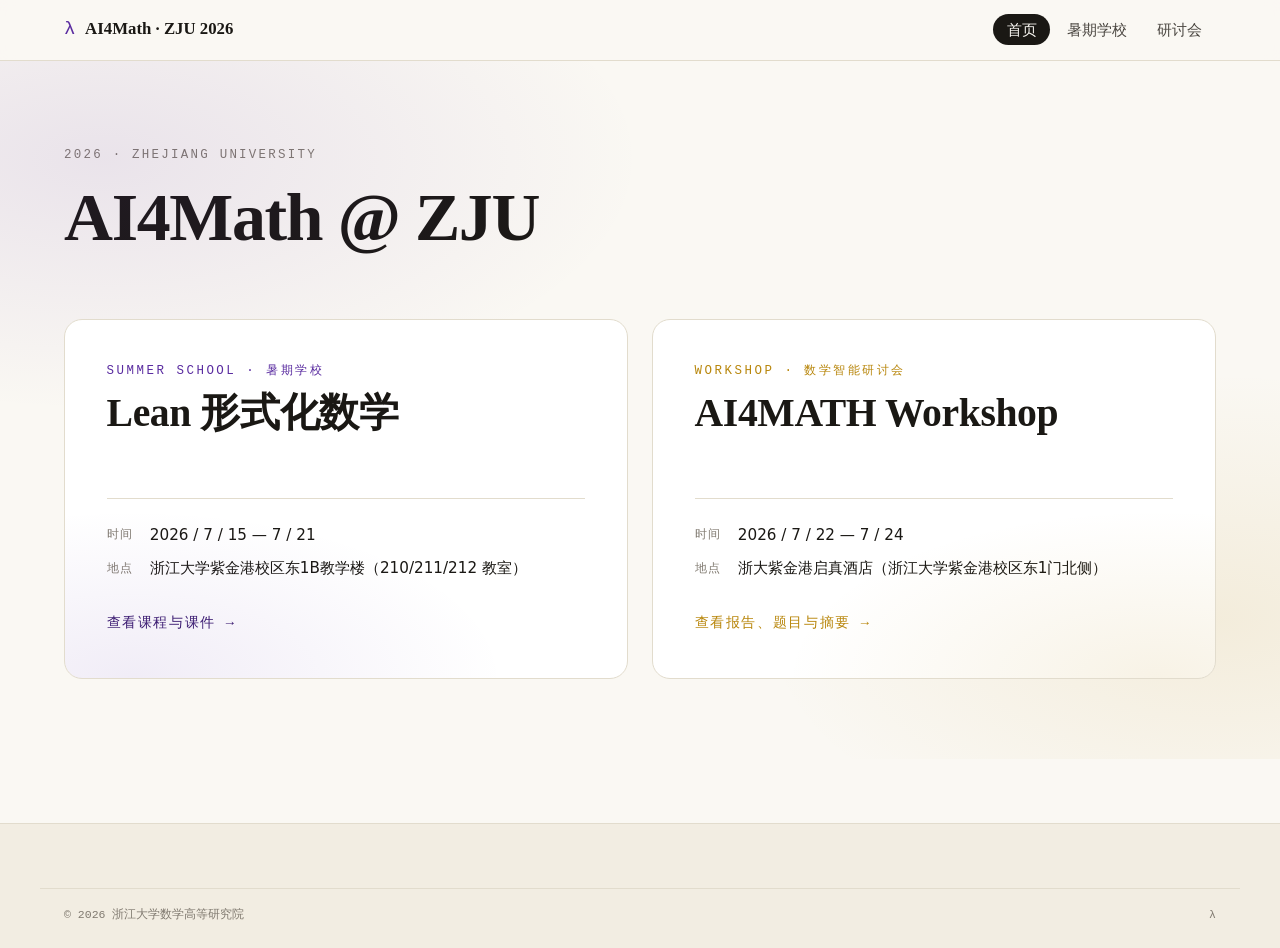
<file: index.html>
<!DOCTYPE html>
<html lang="zh-CN">
<head>
<meta charset="utf-8">
<meta name="viewport" content="width=device-width,initial-scale=1">
<title>2026 AI4Math · 浙江大学</title>
<meta name="description" content="2026 AI4Math 暑期学校（7/15–21）与 AI4MATH 数学智能研讨会（7/22–24）。">
<link rel="icon" href="data:image/svg+xml,%3Csvg xmlns='http://www.w3.org/2000/svg' viewBox='0 0 32 32'%3E%3Crect width='32' height='32' rx='6' fill='%231a1814'/%3E%3Ctext x='16' y='22' text-anchor='middle' font-family='ui-monospace,Menlo' font-size='18' fill='%23b8860b'%3E%CE%BB%3C/text%3E%3C/svg%3E">
<link rel="stylesheet" href="assets/styles.css">
</head>
<body>

<header class="site-header">
  <div class="nav">
    <a class="brand" href="./index.html">
      <span class="brand-mark">λ</span>
      <span>AI4Math · ZJU 2026</span>
    </a>
    <nav>
      <ul class="nav-links">
        <li><a href="./index.html" class="is-active">首页</a></li>
        <li><a href="./summer-school.html">暑期学校</a></li>
        <li><a href="./workshop.html">研讨会</a></li>
      </ul>
    </nav>
  </div>
</header>

<main>
  <section class="hero">
    <div class="container">
      <p class="eyebrow">2026 · Zhejiang University</p>
      <h1 class="hero-title">AI4Math @ ZJU</h1>

      <div class="portal">
        <a class="portal-card" href="./summer-school.html">
          <span class="pc-eyebrow">Summer School · 暑期学校</span>
          <h2 class="pc-title">Lean 形式化数学</h2>
          <dl class="pc-meta">
            <dt>时间</dt><dd>2026 / 7 / 15 — 7 / 21</dd>
            <dt>地点</dt><dd>浙江大学紫金港校区东1B教学楼（210/211/212 教室）</dd>
          </dl>
          <span class="pc-cta">查看课程与课件 →</span>
        </a>

        <a class="portal-card portal-card--alt" href="./workshop.html">
          <span class="pc-eyebrow">Workshop · 数学智能研讨会</span>
          <h2 class="pc-title">AI4MATH Workshop</h2>
          <dl class="pc-meta">
            <dt>时间</dt><dd>2026 / 7 / 22 — 7 / 24</dd>
            <dt>地点</dt><dd>浙大紫金港启真酒店（浙江大学紫金港校区东1门北侧）</dd>
          </dl>
          <span class="pc-cta">查看报告、题目与摘要 →</span>
        </a>
      </div>
    </div>
  </section>

</main>

<footer class="site-footer">
  <div class="container colophon">
    <span>© 2026 浙江大学数学高等研究院</span>
    <span>λ</span>
  </div>
</footer>

</body>
</html>
</file>
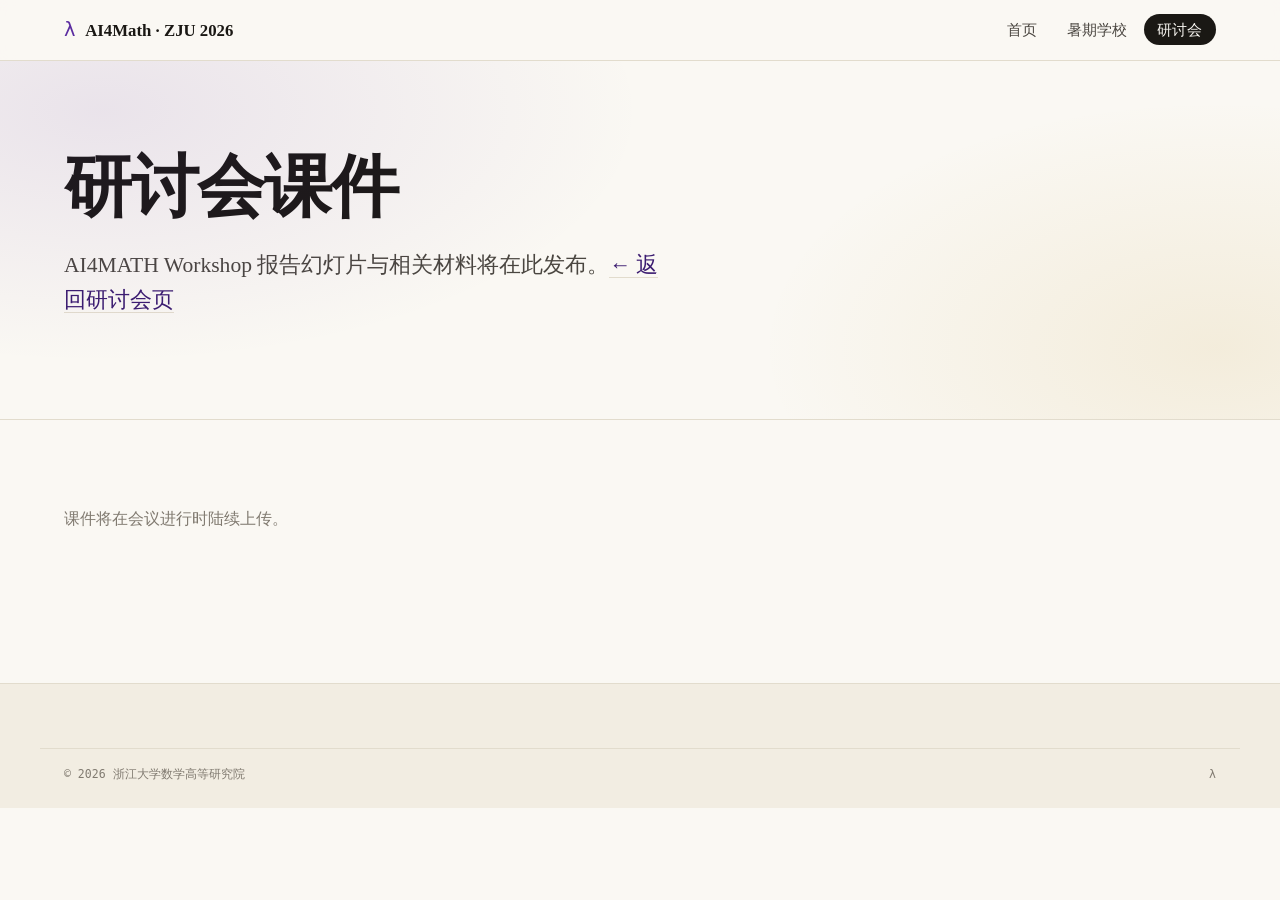
<file: materials/workshop/index.html>
<!DOCTYPE html>
<html lang="zh-CN">
<head>
<meta charset="utf-8">
<meta name="viewport" content="width=device-width,initial-scale=1">
<title>研讨会课件 · 2026 AI4MATH Workshop</title>
<link rel="icon" href="data:image/svg+xml,%3Csvg xmlns='http://www.w3.org/2000/svg' viewBox='0 0 32 32'%3E%3Crect width='32' height='32' rx='6' fill='%231a1814'/%3E%3Ctext x='16' y='22' text-anchor='middle' font-family='ui-monospace,Menlo' font-size='18' fill='%23b8860b'%3E%CE%BB%3C/text%3E%3C/svg%3E">
<link rel="stylesheet" href="../../assets/styles.css">
</head>
<body>

<header class="site-header">
  <div class="nav">
    <a class="brand" href="../../index.html">
      <span class="brand-mark">λ</span>
      <span>AI4Math · ZJU 2026</span>
    </a>
    <nav>
      <ul class="nav-links">
        <li><a href="../../index.html">首页</a></li>
        <li><a href="../../summer-school.html">暑期学校</a></li>
        <li><a href="../../workshop.html" class="is-active">研讨会</a></li>
      </ul>
    </nav>
  </div>
</header>

<main>
  <section class="hero">
    <div class="container">
      <h1 class="hero-title">研讨会课件</h1>
      <p class="lede" style="max-width: 56ch; margin-top: 1.4rem;">
        AI4MATH Workshop 报告幻灯片与相关材料将在此发布。<a href="../../workshop.html">← 返回研讨会页</a>
      </p>
    </div>
  </section>

  <section class="section">
    <div class="container">
      <p class="muted">课件将在会议进行时陆续上传。</p>
    </div>
  </section>
</main>

<footer class="site-footer">
  <div class="container colophon">
    <span>© 2026 浙江大学数学高等研究院</span>
    <span>λ</span>
  </div>
</footer>

</body>
</html>
</file>
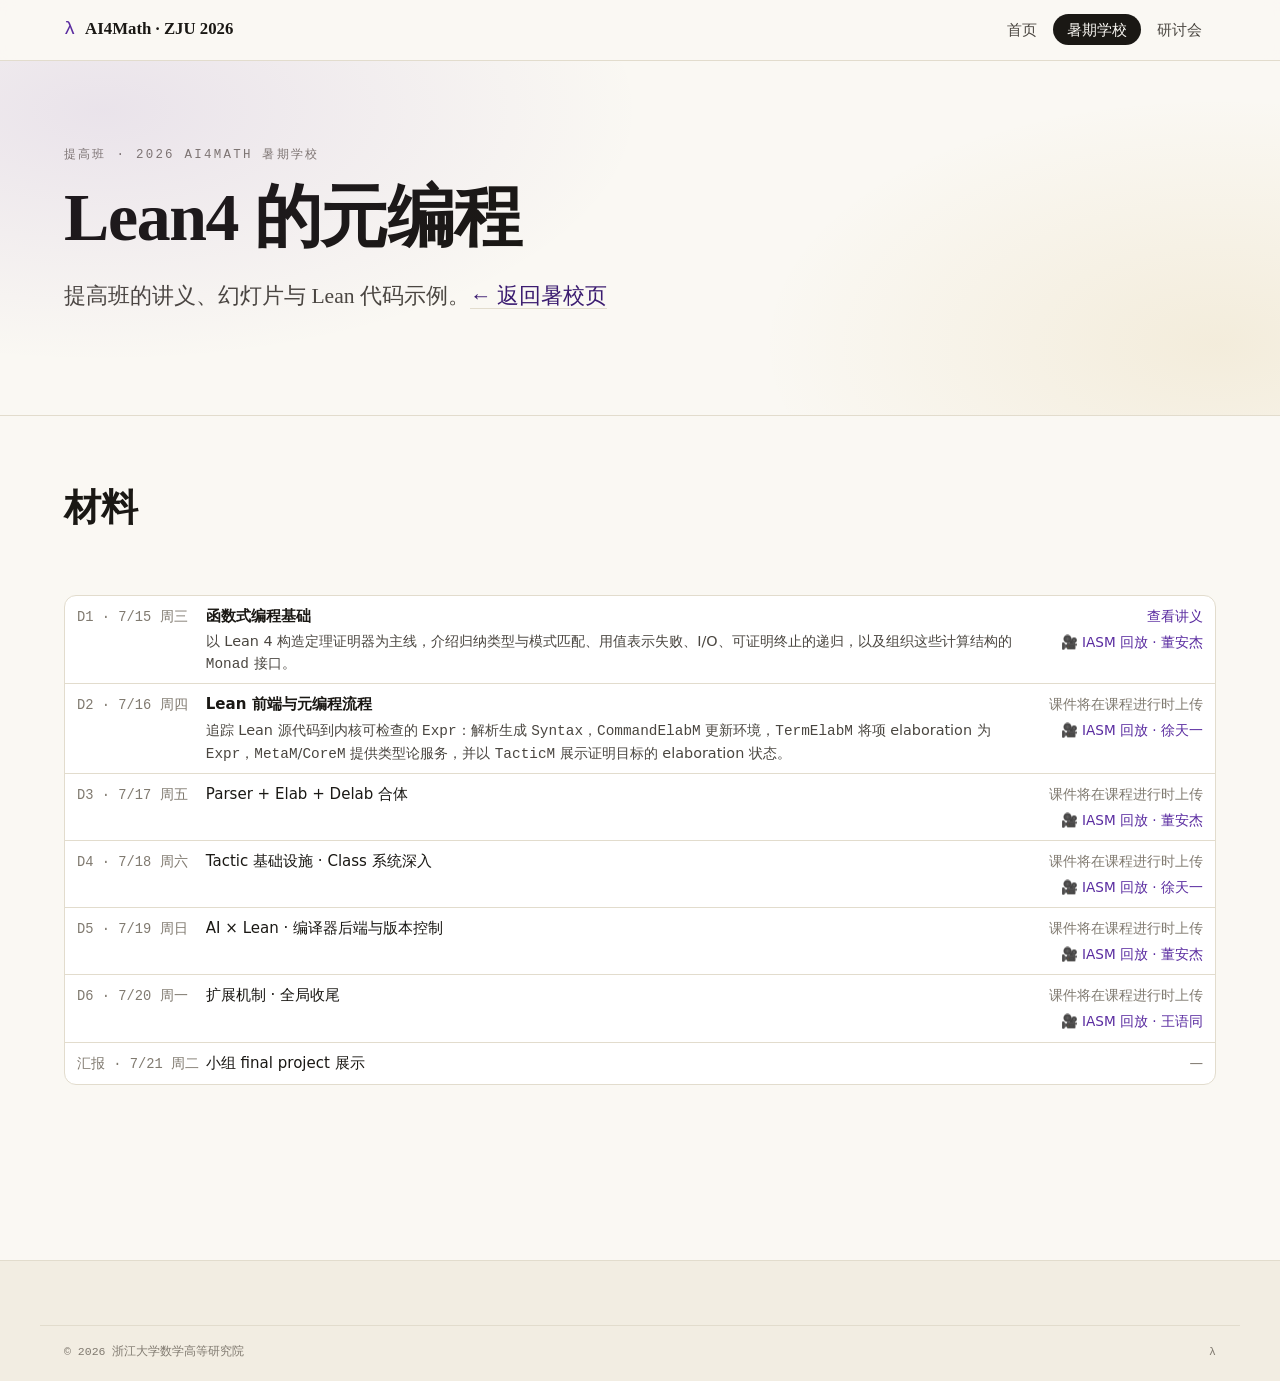
<file: summer-school/advanced/index.html>
<!DOCTYPE html>
<html lang="zh-CN">
<head>
<meta charset="utf-8">
<meta name="viewport" content="width=device-width,initial-scale=1">
<title>提高班 · Lean4 的元编程 · 2026 AI4Math 暑期学校</title>
<link rel="icon" href="data:image/svg+xml,%3Csvg xmlns='http://www.w3.org/2000/svg' viewBox='0 0 32 32'%3E%3Crect width='32' height='32' rx='6' fill='%231a1814'/%3E%3Ctext x='16' y='22' text-anchor='middle' font-family='ui-monospace,Menlo' font-size='18' fill='%23b8860b'%3E%CE%BB%3C/text%3E%3C/svg%3E">
<link rel="stylesheet" href="../../assets/styles.css">
<style>
.lecture-card {
  background: var(--bg-elev);
  border: 1px solid var(--rule);
  border-radius: 14px;
  padding: clamp(1.4rem, 1rem + 1.2vw, 2rem);
  margin-top: var(--space-3);
  position: relative;
  overflow: hidden;
}
.lecture-card::before {
  content: "";
  position: absolute;
  inset: 0 0 auto 0;
  height: 3px;
  background: var(--accent);
  opacity: 0.85;
}
.lecture-card .eyebrow { margin-bottom: 0.3rem; }
.lecture-card h3 {
  font-size: clamp(1.4rem, 1.05rem + 0.8vw, 1.85rem);
  margin: 0.1rem 0 0.6rem;
}
.lecture-card .lecture-summary {
  color: var(--ink-soft);
  margin: 0 0 var(--space-3) 0;
  max-width: 70ch;
}
.lecture-files {
  display: grid;
  grid-template-columns: 1fr 1fr;
  gap: var(--space-3);
  border-top: 1px dashed var(--rule);
  padding-top: var(--space-3);
}
@media (max-width: 820px) {
  .lecture-files { grid-template-columns: 1fr; }
}
.lecture-files h4 {
  font-family: var(--mono);
  font-size: 0.78rem;
  letter-spacing: 0.14em;
  text-transform: uppercase;
  color: var(--ink-mute);
  margin: 0 0 0.6rem 0;
  font-weight: 600;
}
.lecture-files ul {
  list-style: none;
  padding: 0;
  margin: 0;
}
.lecture-files li {
  padding: 0.35rem 0;
  border-bottom: 1px dotted var(--rule);
  font-size: 0.96rem;
  display: flex;
  align-items: baseline;
  gap: 0.6rem;
  flex-wrap: wrap;
}
.lecture-files li:last-child { border-bottom: 0; }
.lecture-files .lean-name {
  font-family: var(--mono);
  font-size: 0.92rem;
}
.lecture-files .lean-desc {
  color: var(--ink-mute);
  font-size: 0.88rem;
}
.lecture-files li a {
  border-bottom-color: transparent;
}
.lecture-files li a:hover { border-bottom-color: var(--accent); }

.course-schedule {
  list-style: none;
  padding: 0;
  margin: var(--space-3) 0 var(--space-4);
  border: 1px solid var(--rule);
  border-radius: 12px;
  overflow: hidden;
  background: var(--bg-elev);
}
.course-schedule li {
  display: grid;
  grid-template-columns: 7.5rem minmax(0, 1fr) auto;
  gap: 0.55rem;
  padding: 0.5rem 0.75rem;
  border-top: 1px solid var(--rule);
  align-items: baseline;
  font-size: 0.94rem;
}
.course-schedule li:first-child { border-top: 0; }
.course-schedule .date {
  font-family: var(--mono);
  font-size: 0.86rem;
  color: var(--ink-mute);
  white-space: nowrap;
}
.course-schedule .title { color: var(--ink); }
.course-schedule .topic {
  display: block;
  font-weight: 600;
}
.course-schedule .description {
  margin: 0.18rem 0 0;
  color: var(--ink-soft);
  font-size: 0.9rem;
  line-height: 1.5;
}
.course-schedule .status {
  font-size: 0.85rem;
  color: var(--ink-mute);
  white-space: nowrap;
}
.course-schedule a.status {
  color: var(--accent);
  border-bottom-color: transparent;
}
.course-schedule a.status:hover { border-bottom-color: var(--accent); }
@media (max-width: 640px) {
  .course-schedule li {
    grid-template-columns: 1fr;
    gap: 0.2rem;
  }
}

.course-schedule .status-group {
  display: flex;
  flex-direction: column;
  gap: 0.2rem;
  align-items: flex-end;
  text-align: right;
}
.course-schedule .status-group .status { display: inline; }
</style>
</head>
<body>

<header class="site-header">
  <div class="nav">
    <a class="brand" href="../../index.html">
      <span class="brand-mark">λ</span>
      <span>AI4Math · ZJU 2026</span>
    </a>
    <nav>
      <ul class="nav-links">
        <li><a href="../../index.html">首页</a></li>
        <li><a href="../../summer-school.html" class="is-active">暑期学校</a></li>
        <li><a href="../../workshop.html">研讨会</a></li>
      </ul>
    </nav>
  </div>
</header>

<main>
  <section class="hero">
    <div class="container">
      <p class="eyebrow">提高班 · 2026 AI4Math 暑期学校</p>
      <h1 class="hero-title">Lean4 的元编程</h1>
      <p class="lede" style="max-width: 56ch; margin-top: 1.4rem;">
        提高班的讲义、幻灯片与 Lean 代码示例。<a href="../../summer-school.html">← 返回暑校页</a>
      </p>
    </div>
  </section>

  <section class="section">
    <div class="container">
      <div class="section-head">
        <div>
          <h2 class="h-section">材料</h2>
        </div>
      </div>

      <ol class="course-schedule">
        <li>
          <span class="date">D1 · 7/15 周三</span>
          <div class="title">
            <span class="topic">函数式编程基础</span>
            <p class="description">以 Lean 4 构造定理证明器为主线，介绍归纳类型与模式匹配、用值表示失败、I/O、可证明终止的递归，以及组织这些计算结构的 <code>Monad</code> 接口。</p>
          </div>
          <div class="status-group"><a class="status" href="https://initial-algebra.net/zju-26-07/" target="_blank" rel="noopener">查看讲义</a><a class="status" href="http://www.iasm.zju.edu.cn/2026/0716/c56659a3189322/page.htm" target="_blank" rel="noopener">🎥 IASM 回放 · 董安杰</a></div>
        </li>
        <li>
          <span class="date">D2 · 7/16 周四</span>
          <div class="title">
            <span class="topic">Lean 前端与元编程流程</span>
            <p class="description">追踪 Lean 源代码到内核可检查的 <code>Expr</code>：解析生成 <code>Syntax</code>，<code>CommandElabM</code> 更新环境，<code>TermElabM</code> 将项 elaboration 为 <code>Expr</code>，<code>MetaM</code>/<code>CoreM</code> 提供类型论服务，并以 <code>TacticM</code> 展示证明目标的 elaboration 状态。</p>
          </div>
          <div class="status-group"><span class="status">课件将在课程进行时上传</span><a class="status" href="http://www.iasm.zju.edu.cn/2026/0717/c56659a3189535/page.htm" target="_blank" rel="noopener">🎥 IASM 回放 · 徐天一</a></div>
        </li>
        <li><span class="date">D3 · 7/17 周五</span><span class="title">Parser + Elab + Delab 合体</span><div class="status-group"><span class="status">课件将在课程进行时上传</span><a class="status" href="http://www.iasm.zju.edu.cn/2026/0720/c56659a3190080/page.htm" target="_blank" rel="noopener">🎥 IASM 回放 · 董安杰</a></div></li>
        <li><span class="date">D4 · 7/18 周六</span><span class="title">Tactic 基础设施 · Class 系统深入</span><div class="status-group"><span class="status">课件将在课程进行时上传</span><a class="status" href="http://www.iasm.zju.edu.cn/2026/0720/c56659a3190084/page.htm" target="_blank" rel="noopener">🎥 IASM 回放 · 徐天一</a></div></li>
        <li><span class="date">D5 · 7/19 周日</span><span class="title">AI × Lean · 编译器后端与版本控制</span><div class="status-group"><span class="status">课件将在课程进行时上传</span><a class="status" href="http://www.iasm.zju.edu.cn/2026/0720/c56659a3190086/page.htm" target="_blank" rel="noopener">🎥 IASM 回放 · 董安杰</a></div></li>
        <li><span class="date">D6 · 7/20 周一</span><span class="title">扩展机制 · 全局收尾</span><div class="status-group"><span class="status">课件将在课程进行时上传</span><a class="status" href="http://www.iasm.zju.edu.cn/2026/0721/c56659a3190213/page.htm" target="_blank" rel="noopener">🎥 IASM 回放 · 王语同</a></div></li>
        <li><span class="date">汇报 · 7/21 周二</span><span class="title">小组 final project 展示</span><span class="status">—</span></li>
      </ol>
    </div>
  </section>
</main>

<footer class="site-footer">
  <div class="container colophon">
    <span>© 2026 浙江大学数学高等研究院</span>
    <span>λ</span>
  </div>
</footer>

</body>
</html>
</file>
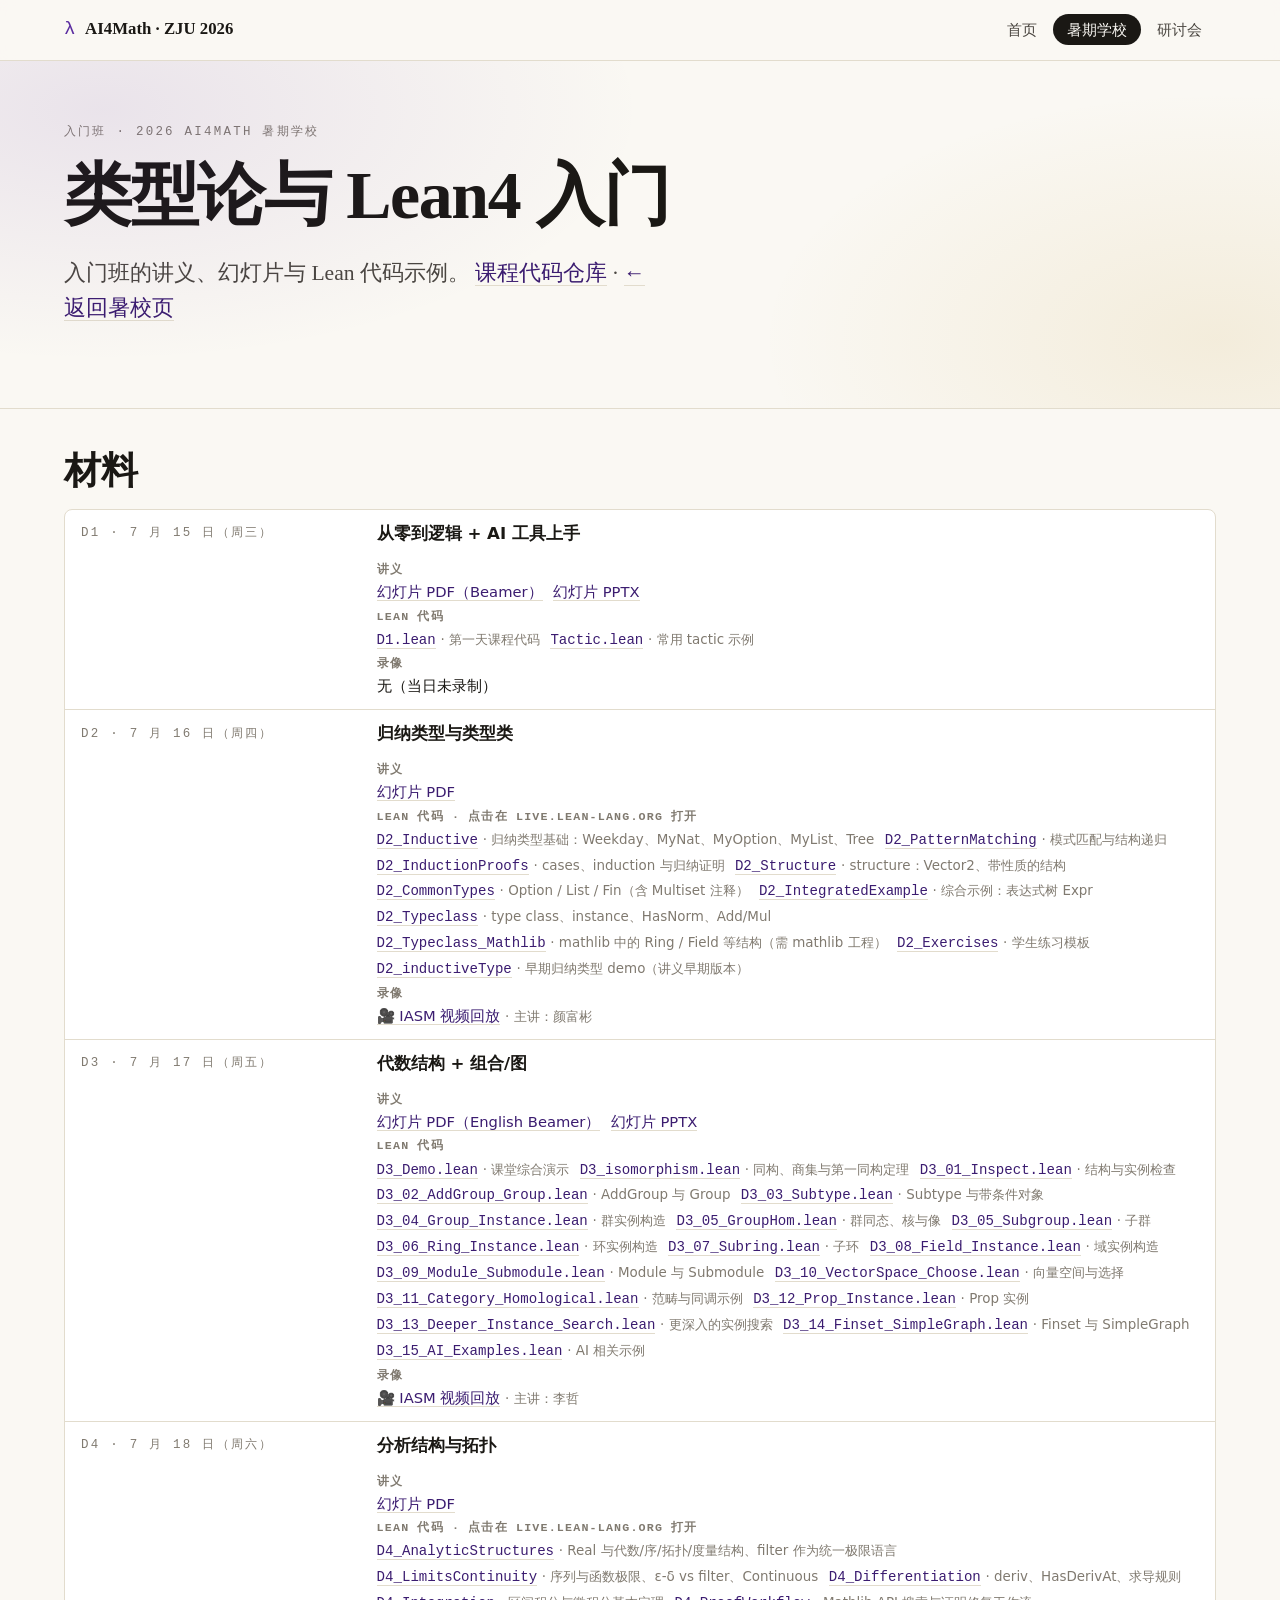
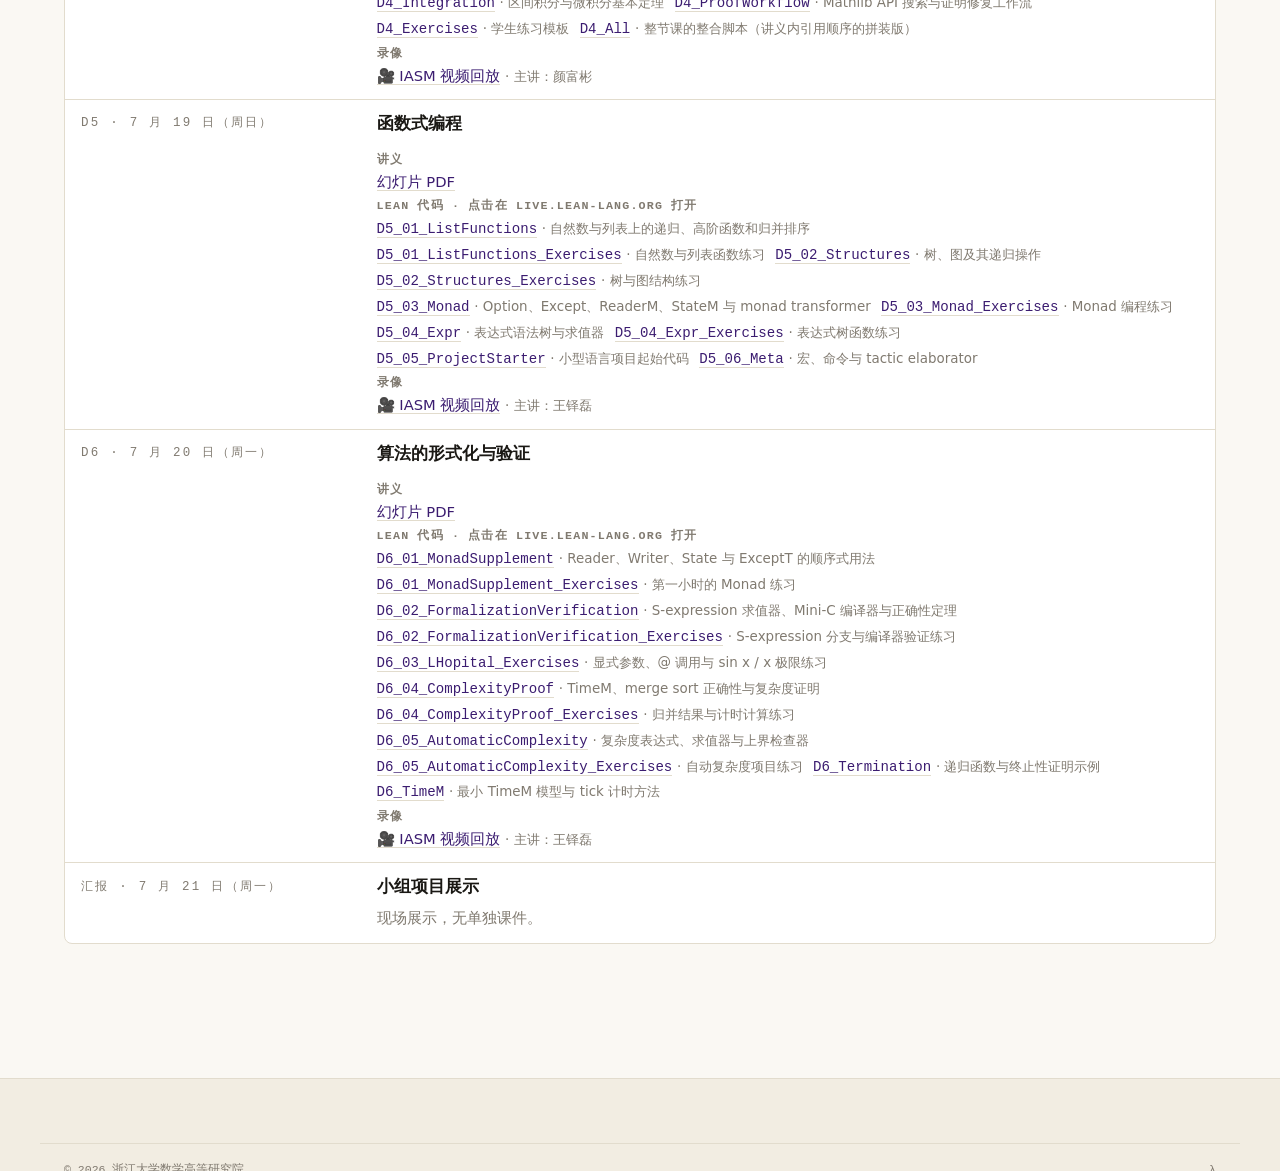
<file: summer-school/basic/index.html>
<!DOCTYPE html>
<html lang="zh-CN">
<head>
<meta charset="utf-8">
<meta name="viewport" content="width=device-width,initial-scale=1">
<title>入门班 · 类型论与 Lean4 入门 · 2026 AI4Math 暑期学校</title>
<link rel="icon" href="data:image/svg+xml,%3Csvg xmlns='http://www.w3.org/2000/svg' viewBox='0 0 32 32'%3E%3Crect width='32' height='32' rx='6' fill='%231a1814'/%3E%3Ctext x='16' y='22' text-anchor='middle' font-family='ui-monospace,Menlo' font-size='18' fill='%23b8860b'%3E%CE%BB%3C/text%3E%3C/svg%3E">
<link rel="stylesheet" href="../../assets/styles.css">
<style>
.basic-materials {
  padding-top: var(--space-4);
}
.hero {
  padding-top: clamp(2.4rem, 3vw + 1.4rem, 4.2rem);
  padding-bottom: clamp(2.4rem, 3vw + 1.4rem, 3.8rem);
}
.basic-materials,
.basic-materials * {
  animation: none !important;
  transition: none !important;
}
.basic-materials .section-head {
  margin-bottom: var(--space-2);
}
.basic-materials .h-section {
  margin-bottom: 0;
}
.lecture-list {
  border: 1px solid var(--rule);
  border-radius: 8px;
  background: var(--bg-elev);
  overflow: hidden;
}
.lecture-card {
  display: grid;
  grid-template-columns: minmax(9.5rem, 0.34fr) minmax(0, 1fr);
  gap: 0.65rem 1rem;
  padding: 0.8rem 1rem;
  border-top: 1px solid var(--rule);
}
.lecture-card:first-child { border-top: 0; }
.lecture-card .eyebrow {
  margin: 0;
  padding-top: 0.16rem;
  line-height: 1.35;
}
.lecture-card h3 {
  font-family: var(--sans);
  font-size: 1.04rem;
  line-height: 1.35;
  margin: 0 0 0.45rem;
  letter-spacing: 0;
}
.lecture-card .lecture-summary {
  display: none;
}
.lecture-files {
  grid-column: 2;
  display: flex;
  flex-direction: column;
  gap: 0.45rem;
}
.lecture-files h4 {
  font-family: var(--mono);
  font-size: 0.73rem;
  letter-spacing: 0.1em;
  text-transform: uppercase;
  color: var(--ink-mute);
  margin: 0 0 0.25rem 0;
  font-weight: 600;
}
.lecture-files ul {
  display: flex;
  flex-wrap: wrap;
  gap: 0.22rem 0.65rem;
  list-style: none;
  padding: 0;
  margin: 0;
}
.lecture-files li {
  font-size: 0.92rem;
  line-height: 1.45;
}
.lecture-files .lean-name {
  font-family: var(--mono);
  font-size: 0.88rem;
  overflow-wrap: anywhere;
}
.lecture-files .lean-desc {
  color: var(--ink-mute);
  font-size: 0.84rem;
}
.lecture-files .lean-desc::before {
  content: "· ";
}
.lecture-note {
  color: var(--ink-mute);
  font-size: 0.92rem;
  margin: 0;
}
@media (max-width: 760px) {
  .hero {
    padding-top: 2rem;
    padding-bottom: 2.2rem;
  }
  .hero-title {
    font-size: 2.45rem;
    line-height: 1.12;
  }
  .hero .lede {
    font-size: 1.05rem;
  }
  .hero-links {
    display: block;
    margin-top: 0.15rem;
  }
  .site-header .nav {
    align-items: flex-start;
  }
  .site-header nav {
    width: 100%;
  }
  .lecture-card {
    grid-template-columns: 1fr;
    gap: 0.25rem;
    padding: 0.75rem 0.85rem;
  }
  .lecture-card .eyebrow { padding-top: 0; }
  .lecture-files { grid-column: auto; }
  .lecture-files ul {
    display: block;
  }
  .lecture-files li + li {
    margin-top: 0.18rem;
  }
}
</style>
</head>
<body>

<header class="site-header">
  <div class="nav">
    <a class="brand" href="../../index.html">
      <span class="brand-mark">λ</span>
      <span>AI4Math · ZJU 2026</span>
    </a>
    <nav>
      <ul class="nav-links">
        <li><a href="../../index.html">首页</a></li>
        <li><a href="../../summer-school.html" class="is-active">暑期学校</a></li>
        <li><a href="../../workshop.html">研讨会</a></li>
      </ul>
    </nav>
  </div>
</header>

<main>
  <section class="hero">
    <div class="container">
      <p class="eyebrow">入门班 · 2026 AI4Math 暑期学校</p>
      <h1 class="hero-title">类型论与 Lean4 入门</h1>
      <p class="lede" style="max-width: 56ch; margin-top: 1.4rem;">
        入门班的讲义、幻灯片与 Lean 代码示例。
        <span class="hero-links">
          <a href="https://github.com/AI4Mathematics/2026zju" target="_blank" rel="noopener">课程代码仓库</a> ·
          <a href="../../summer-school.html">← 返回暑校页</a>
        </span>
      </p>
    </div>
  </section>

  <section class="section basic-materials">
    <div class="container">
      <div class="section-head">
        <div>
          <h2 class="h-section">材料</h2>
        </div>
      </div>

      <div class="lecture-list">
      <article class="lecture-card" id="d1">
        <p class="eyebrow">D1 · 7 月 15 日（周三）</p>
        <h3>从零到逻辑 + AI 工具上手</h3>
        <p class="lecture-summary">
          Course materials for the opening session: slides and a Lean script for getting started.
        </p>

        <div class="lecture-files">
          <div>
            <h4>讲义</h4>
            <ul>
              <li><a href="D1/D1_lean_intro.pdf">幻灯片 PDF（Beamer）</a></li>
              <li><a href="D1/D1.pptx">幻灯片 PPTX</a></li>
            </ul>
          </div>

          <div>
            <h4>Lean 代码</h4>
            <ul>
              <li><a class="lean-name" href="D1/D1.lean">D1.lean</a> <span class="lean-desc">第一天课程代码</span></li>
              <li><a class="lean-name" href="D1/Tactic.lean">Tactic.lean</a> <span class="lean-desc">常用 tactic 示例</span></li>
            </ul>
          </div>
          <div>
            <h4>录像</h4>
            <ul>
              <li>无（当日未录制）</li>
            </ul>
          </div>
        </div>
      </article>

      <article class="lecture-card" id="d2">
        <p class="eyebrow">D2 · 7 月 16 日（周四）</p>
        <h3>归纳类型与类型类</h3>
        <p class="lecture-summary">
          Inductive types, pattern matching, recursion and induction proofs, structures,
          the common inductive types (Option / List / Fin / Multiset), and type classes —
          ending in one integrated expression-tree example.
        </p>

        <div class="lecture-files">
          <div>
            <h4>讲义</h4>
            <ul>
              <li><a href="D2/D2_inductiveType.pdf">幻灯片 PDF</a></li>
            </ul>
          </div>

          <div>
            <h4>Lean 代码 · 点击在 live.lean-lang.org 打开</h4>
            <ul>
              <li><a class="lean-name" href="https://live.lean-lang.org/#codez=[base64]%2FGBYJimNjFFJcNgdKVkFpsAp5lxxmSAMy3aD2KhWCCM5msnDshmKBQC1DKQLs4aEXyEFojTBjCZEUgCuxVKTRSpE0JksARKRULTmJXFHU1CCI7zIl4jJ44XFSYIKLhsJQxHQzR1cPw6C2CqgQcwKOlhFZHEDHCAXCAYiCCCC%2BViR8GEPhpYx1BoBEYQUi4ZmENxZHJvOmaiDRsAgg5SL6EQhQ6UC8xmEa0AA%2BEBiqT72C8ED7FrcQ6Y6FHqYjM%2Bi2Hn6GoUBkEfwzwASoR3UMAEIAUXhQ2gslw0oc5CPNDOzFkMObrfb5zvmAfLbb1mIA%2Bot7Mb4gR9PysYhymoc5CDqQCP3bb9VAgqCgNghcIAAXlQ6Cny%2FMCEN4TDgNA7F0Pw5DlBoGR%2FCMJDrB0bNdBLRdqIFPhUNoABtEivx%[base64]%2Bo2xbVyVAgtx3BR92vF9%2FxheblGIaaPQu%2B9doW0CVvIhUICCtanuxFjaGu7AXswVb%2Ftuma3v8bBXK%2B%[base64]%2BuhiQASjDLtxpnRL8WhqxA4WNII4oJatFMqRs3DyPtt29Pg8L7ODvXY7dwgQ94RvV8rrToPVGIZPPj%2FR6A5bxZc7iBvLtD7uFjbz71tL1IFpjh6AJD4fJlHlPx57iAAGUWX6afO9n%2BfW77%2FOIAW2sdt3kQp5nmE5%2Bbkf96%2B9eI0BYvT7Xjf2GnsAKP7EsJnYQaDZaZeGcj6%2FXhtfBe7dwapi4MuVAf8OaWkAcHYBcMS491AnnCAAAWWAkDfDQLQMNSoiDUj32eCA1BN8MF2UENKOyqM8IxG%2Fv0OBnNcZ4JgSwpUbD8GwI2ATAyFVXb%2BjMhZY0kQOjekIM0CAPly4BWYFQNgmtTAWAKOQVMsQXAChCgabwqJQETzPmRAxK9SHsD%2BmA1ITEaAmkFM7IyBYPaEC9jZFR0gZRRFdmWVotkJF4FVPIFokUXbsiNnpQqWDbgphVGqXqFF0wZ3KGwJRpY3AOAFDDOs6w4haC2FIf6kCGZuHWkfJ%2Be1j7fX2jOGIQwMZoR2jEJaNTlpIxEKhHavNQ5FP7PLd%2BZxNLGG6ZDew6Mwb9KgkMqGONxlaRSnjewwyaAqJVjEAIKV4B1JDqskpyg44FzmasupGFtkYXSbQBQvhSBLLMCstZqB4CdK2fLVOU8vrdNWSHTpyA44YUee83psNWjnMuTQZxbgCkm1jGIqQMTxi9WCQ4pJKTvZuNheqeICoEmTH0XcnpdSoBQGObQf5nyVoAt%[base64]%2BH93qSyMD621HrkEWJzWURMQ8I0AydbAJt9amQQE5MWlNMc%[base64]%2FjFShMtl9dJyTWdaBriOkGk6Z164xpkyQcgFBfCabhKPGQiatNkB419ItWnD67OMwZsTB9LMWcY452TpbP56hyIQSzLGnM%2FRQSZuztAoAhxMzp%2FwaJp4EtDv5rg4ngsGdCxAWAcc4stlM7prtfb6HGHc%2BQLT%2FCmSCLlCZERAgUwslk3ZiAVJbBQ2I8tMjlHqMxT0MoJU0xgR0eDiZEKXB7YmDhFoMAl7NAQEA8BqrFAwTjp6qkJgIQuDQc1qwUKlXMAUBqGEyFcYEwAHZKTYn0KGJR%2BIlDqBRPKJVucqp1kzZxECKoY2n2IA927IMXuNx7e9weJmHtbbAM2aQ9hEonv%2BBdtUYoOX%2BofcYBOSwwB7nQCeswNofKZoCsWfEvpCyOwVOgYwHU1s451B%2BryeE3EyB3JaYIXBWCiNDH7DFiRTvBzYJIHQh3DCcGcUqPCGhcCMKal1h%2BmBcAebhxEbE7pWAi480WVrbtgihEUPSkQslcBgprHghQPpUQACoZECuYAFLX%2FovSxC0AMMA%2BvDLvDlny1IJu6u%2Fv%2FRbq3Mi1s1C0MborHoQrpJDJ7y3%2BufIzeQN7loof%2FSBk2zKiAAAOW4690CpUXI3antOfY0AZwx3TaZMD0UyouDjic%2BxOhnFYDQpBCgzi9C2Fc%2Fqq6qZDUeE8Z4LxXg07doTue3gF6ys9ssuNu%2B%2BDz33gGZfiLD9HxlfvtfnEEwAIrOAAnaZkEqV37cXAyyIuilbPFFWWMkxUsT2vw5EBFlUtBckpG8a9F%2FXbigUJKdxaqySYNuIgV0mYweYbJPKiAAAEtXj0MgAKB7prFoAUHjm4IEM7hnKkKYAypbKBqSDQAeJkEqCLjaOeJQCiDQEmKeGmCnIED5NALgCqAsAFLvjhteuwkEvYpfksMVIQawKaDIn1NYB1AAAoUDkG%2BpUGWw0F2IFYhJVQ%2BTtwBQzCBY%2BQdB8F8amrFzlwVIcFWDcG8Fuz8Y%2BRLDmwsHEGOCsCKBaiMbUHVBSA6ZEA6DMgqzyz2CqqBBOCiwxYQFeK2R5hRjGxgowCwB7BcqHBAA%3D%3D%3D" target="_blank" rel="noopener">D2_Inductive</a> <span class="lean-desc">归纳类型基础：Weekday、MyNat、MyOption、MyList、Tree</span></li>
              <li><a class="lean-name" href="https://live.lean-lang.org/#codez=PQWgUABBAiBMD6AhA9gW1cgdgFQJ4AcBTAZwDoAbQgQ0zEggBkBLAN0IgBNCMIAzJyn2QAnCAGM0GTBCaYOAVzEAXVuyUESEGhwjFUVcuQgBBAAoBJCIQAeVVPkrEAXPQDy%2BFVgA0jJsSU%2BAGKyPtpaEPpKABbkTABGIFjkuBCYyErsVHHI8koQALLy5CrEhEqkYCDAdJh2JPhUYuxwKOhYeETEdKAAhBAAxP0Q7p6YTlbWDkxiTHm8VALywuxVdFy8ulS8hAAS1DoA3gb4UVQQ4x2EAL7nvv5a5CdnIAB8wx5MWA9P9AA%2BEABtAC6EAAvG80phCH8INZzuN4GC3sQ0OxrGtCBsAOZlADqsyi0ExVCKeSOj1Ot0uNwAFOsScVbsdTgBKW4jT7SZnPN7cmGQ9jgzjE0kwlGoNFI2F0fqEFgGTbbPZUHQAgCMPlgPgAzECwLL5UZiFtdvsIDTgbdmPcAHJUJQs%2FVyhU4pT46JE%2BakiAABnNxqVZoBAHYfAAOHwATiBjoNLrxBM9DLyfppAdNKvNlvG1rydodjqdhveo1I%2Bnw5t48mk0nG%2Bal0gA1BA1Wy06iIAAWWPOowcrBlqgVmlVmu3etCpsttkC7ogHpgVxxUrCeWjFzmDZnUfKTkQZZKJaYYgQAAG%2Fa5FKop58Ei4EHkxFkWJkShPy2I3tQj7ypzkgmyaIwGidhTwFU8tDkM9xUICCxCoUoyEqaowF6AYhlzcZ%[base64]%2FD0gyjJy0zzLyqytBs5tMHskqnN1CqNKqiAarqhq5z6QYIGCMZppyORCB0WpD2EBVMHkVA4n4k9VjAdY%2BCYYR%2FFcXhsCiZYkqW2RKqcWSfVOzEIHIBClGu677tuZbntk2AZTEKJCDEABrc7Lp%2Bm67sIaEuP4WHfoRwhSENIsFS%2Bq74fuzGDH1MGIehlG8b%2BxHSD8BglAxDZKCUDJLqtFKIAAZSUYRnyq%2BgAQAIiofmfH5uJhYgfmxH52KuMZ5myFdc0%2FXGQHtR7Ys5aO0hFZpaSVaetX6c%2BspmYANQhpQRFuc3lCtznua8oH6H6FgBaFkWxZFqWZZ0zXhBty3hG1solYBg31Zxk3%2BIDkRg7yXWw%2BkQ3UPnMBsGEFIwZoLEeZAmR1rhLJkDYCBLbPbVT1IRhqGkZYACsLZPWZpohklSnLiC%2FFSdItDAQ0mB0QhKAlTA8mQDZT1VyvkPm9CClJPwynGSIYniRJMGSbuMggE7QAgNPwbPQpikXpQIOaxKTy4IgoK%2BFfYjiKvzC5RgqEh9h8GEZAG%2BUCAAHcCQRHtKvOIXhgJRC7qUXcXx4LSEOhICU4RYgly4BgCoYBTDIGIE%2BOIggqzbXYKg5ALh6BMHsCIPI%2BRgEP1INAEipBj4lDKKQAAQghaYdAoAgBACYCIC9Sh5C7tWfC%2FENrTVyBAd%2BhB8Anm%2FCfKYMx1AVC4Tw1oDRlhnlCj4NUQIIJhFPI5BSYU9GyP4WUJCKiIAAFVShViMGYcwTdMBiHIPIe8p54LCA4DeM8Ehqxn1CFBU85Zp5gECFbPO5M8iUGUEsD%2BCFiA%2BCkRWPOEhnHSMPAqNJXNvokKgLmKAhTbjYVwhAERhFOAkXoIw0%2BUAsKyFKcIrxoiiIkX%2FoAuRKgFGzFqlAQG0ginjDONkasXBNr2iWLtfah1hA%2BEfJiIoQhRDpnzlwawz4Z4pwXAAUWsPxGY7cB7UGcGANUVcbGgQvBBMuf4jKZD4AsSgOhyDIGQJDeQ%2BAKiwHOe3U8lFeLMz0VBT%2BG1ph5Dzh%2Bb0h19IaN7PIe0PNZgVG1FXFAx4uaKDyDQKww9CCjzKRPQGqlp6dirrshwCxpB%2FyiCkSeshO4nnmXYpZip2CyDWc%2BCoJ08U6BaJIdoGguhAA%3D" target="_blank" rel="noopener">D2_PatternMatching</a> <span class="lean-desc">模式匹配与结构递归</span></li>
              <li><a class="lean-name" href="https://live.lean-lang.org/#codez=PQWgUABBAiBMD6BJAdgEwK4GMAuBLAfsgAoBO%2B%[base64]%2BDMqnaJW6UF6SgghwA7mFluwAD4QJ7IPiAu5QCAJKzYCBHEg0TR0CAkCh0VEgsEAkY4qD4nBEkmaaQpd6fb6k5CVERrSmFNwgdxgFBfKo4KQQcxkKbYW4ACXw8IgghYnQgkXwLX6VGW%2BHQdHUckC%2FXiKkwJGY2D48OWDHOMkO2ROZwuVxkAH4DEYwB5vL47NpHBBCOimNh0CQWuj0II0gwSFRskxUKgwmHYmABBRVBn9oJigA5KM3CBlwkgMZVmkABkaY0ENPOAGoIABGJsF9TF9tdtjYR1SIS9%2BAAL2TIhSxeyVYr6b7EEb5TnHShFKpQ5HNuLS%2FgVCwmCL6NL5eKS%2FV%2BwHnaK5Sv%2FYgHe7mQ37CFO4Yo%2BLU7I8CvFJznnC800LRtzkeCEunYTR7A9c5EWHGk%2FxEbFcVxT8oDRI9MBPc5cGWJtGQgeQ6EwEioCvRsgOfLt717FczxfCEsIw3F4EaZiu2grUSDVABtQiAF0vx%2FccFCofATxSNYMhPEDsBuHFAKvOSihPB9CzWWTC3km53ygODQwjE8kORbCIFQ4j2K3alLNwk8T0Imz2LIijbKowtdPUdT9hPF8GNU7SSg0ujX3KNjbM4rTfP2K99PC3iKUEkTKIgGLGJ0hL%2FPCgoDLskVPB8CAQwcCMI1CL5%2BhzYdvz3VRzG2NB4GQcR4BIXBImWQlFkuVYNi2XZ9nifpsi4L5PVWZSMNG58OwE4SuLmt9IVgrRyvOObzNbcRXIwti0UwQgLThfoXPQtyWg8zyDiybJRqKNsFqW8pXWyA5%2BmeiBFoKqL2My96zuS%2FifrSsA6vExgomHACmqddQ%2BquQbtj2T6IE6MbOG5KbriyHF0e%2BzGCnoJ1ImHZbaGh8miI7THSZhojVpgoyNo9bakV28lLowiYphpY7kFOuaLoZWy%[base64]%2B9x9gBE67hNGiAAlBg5VlnJXgARzYPN1VwEgyGkJHLaroa9itqfkZnvuB7rml79Jjv48BWeGBf%2FN4ifwuaCeEejAKCEk6t1Qk79n4ANSIII%2BJ8KRdR6kUWcsCZRAKUmJBqMDj5SHgFguBZ964XxtikQk1856OxmriPBMpkHYOkEpLipDA7lzDISMOEA0Tt2%2FvtTC25w7Dz4Gg%[base64]%2BomD0zAAAFjCWQCJDixxOJcbIe%2BKhc4rwqPCEQTTzgtPMG0x0fR9A5gRjAWAGdHA2JcGAIAA%3D" target="_blank" rel="noopener">D2_InductionProofs</a> <span class="lean-desc">cases、induction 与归纳证明</span></li>
              <li><a class="lean-name" href="https://live.lean-lang.org/#codez=[base64]%2BNQAHhBZAJK51CmjEBPI1GyojDl5EABKeEaosgBCAKIAjrLQnXSmAEYkh1RsPBAAXoWcHZgzL8hCPRkAvNQA3hARj8IAAGWTTYEgiAAXxueDu6DenQ%2B3VGvygAKB3wgAGZwWiIAAWGFUXx4BixCDoMBkilxdAEIY08mUhkpOF3d6fAikFhKAAUiIYSK6sAAlCKUV90RBMQSGSMANQQBiM%2FHAtkQZWq6awsC3drI7nkPCrQWSz4SrJc1E%2Ff6AgkgBXq7FOgi6jmG0UEFicZAQc3C61G7pW2a5NHUBUQABUKsZWqp7tj8fZzLpXqlPL5VNlDuBIAAjC6ID1YbTKTbYAQTatqRW4lWfX7c3LgQBWEsANhJYCqeCEHGUfPgI0DFtDo2oUH5Td5SiFYoT2Oj2oTwPO7KgqB4RCo%2FcH7GHLHg03HwdFVunAbnOcXyZXybXEOxm%2BoO73fYih5VIfgeGQUgA0RC8pSvKAMXzR8hhLTVoQgFcCTfKAYhEdQqXfXdPBAHx%2FAgVwWikCAYgqc50G0ARTEArQlC2Th0lQZB5DKRowGafR8AgAAFTgcmQAB5choDoUg8k4Ww4n6QoPCgIFw3mKAIXk6hxOE0TxMpLIRmxLdWEKZZyFWDYtl2Q5jlOC4rgOT0WBEvIcRmHi%2BMEtSxIkyNIKxXESzxCBVLsjS4mBD9ewbVg7JxRl00pWzRMitMD3wI9Yrc2J4ESJIcjMdR%2FwOdBKX5IxHN43IXICiSwyMZcamTO0oCq%2Fz1Ik7DcICYIRFCIg4jwcgGDoVBxPsXIQCIOgAGtmHY9xBGEIC6nMYQ8CGLZ1BEOhxIgJa7FqBprDY8QOOYegTVIVA9l6voBhkwE2lidBmHGSZFNuoh7pmOYFn0vrDPWTZtggfYjhgCzSEuPBrn1eFaByMgzt64hOE4MbjADHqg2hk64YYCV%2BVsewZlcFYw34owmI2uYPOyO48eYbEACIhjpyoIkoCDRE4fG0cZF77uoBQ0KpiAaYQiA6ZSJn%2B1ZiCRA55guZSHnrv566oHIcSPEhu40ZmY7YfOoMZUxRWCULMEIAVu6HuxWAoT1MK0ei7r4aIRHkaKhm6cdzbnddlG6fuT2wG8MA9iGQpMDoAWzjIEQMjAQsCGBvgTWUUQDumnghHiKJAqF9B2HOQoyl6Ogqjz%2BxUDMLOKCUNg1fYLKUQIMBqyTmHj1L9aKiz2sc4qTPZtEOh2B238ujTtwDGbyK25ToCptaMiKJWVgzCAkuy6AuiGNSZvWJ6pQXHTgwwCAA%3D" target="_blank" rel="noopener">D2_Structure</a> <span class="lean-desc">structure：Vector2、带性质的结构</span></li>
              <li><a class="lean-name" href="https://live.lean-lang.org/#codez=PQWgUABBAiBMD6BhA9gW1cgdgFQJ4AcBTAZwDoAbQgQ0zEggBkBLAN0IgBNCMIAzJyn2QAnCAGM0GTBCaYOAVzEAXVuyUESEGhwjFUVcuQgBBAAoBJCIQAeVVPkrEAXPQDy%2BFVgA0jJsSU%2BAGKyPtpaEPpKABbkTABGIFjkuBCYyErsVHHI8koQALLy5CrEhEqkYCDAdJh2JPhUYuxwKOhYeETEdKAAhBAAxP0Q7p6YTlbWDkxiTHm8VALywuxVdFy8ulS8hAAS1DoA3gb4UVQQ4x2EAL7nvv5a5CdnIAB8wx5MWA9P9AA%2BEABtAC6EAAvG80phCH8INZzuN4GC3sQ0OxrGtCBsAOZlADqsyi0ExVCKeSOj1Ot0uNwAFOsScVbsdTgBKW4jT7SZnPN7cmGQ9jgzjE0kwlGoNFI2F0fqEFgGTbbPZUHQAgCMPlgPgAzECwLL5UZiFtdvsIDTgbdmPcAHJUJQs%2FVyhU4pT46JE%2BakiAABnNxqVZoBAHYfAAOHwATiBjoNLrxBM9DLyfppAdNKvNlvG1rydodjqdhveo1I%2Bnw5t48mk0nG%2Bal0gA1BA1Wy06iIAAWWPOowcrBlqgVmlVmu3etCpsttkC7ogHpgVxxUrCeWjFzmDZnUfKTkQZZKJaYYgQAAG%2Fa5FKop58Ei4EHkxFkWJkShPy2I3tQj7ypzkgmyaIwGidhTwFU8tDkM9xUICCxCoUoyEqaowF6AYhlzcZ%[base64]%2FD0gyjJy0zzLyqytBs5tMHskqnN1CqNKqiAarqhq5z6QYIGCMZppyORCB0WpD2EBVMHkVA4n4k9VjAdY%2BCYYR%2FFcXhsCiZYkqW2RKqcWSfVOzEIHIBClGu677tuZbntk2AZTEKJCDEABrc7Lp%2Bm67sIaEuP4WHfoRwhSENIsFS%2Bq74fuzGDH1MGIehlG8b%2BxHSD8BglAxDZKCUDJLqtFKIAAZSUYRnyq%2BgAQAIiofmfH5uJhYgfmxH52KuMZ5myFdc0%2FXGQHtR7Ys5aO0hFZpaSVaetX6c%2BspmYANQhpQRFuc3lCtznua8oH6H6FgBaFkWxZFqWZZ0zXhBty3hG1solYBg31Zxk3%2BIDkRg7yXWw%2BkQ3UPnMBsGEFIwZoLEeZAmR1rhLJkDYCBLbPbVT1IRhqGkZYACsLZPWZpohklSnLiC%2FFSdItDAQ0mB0QhKAlTA8mQDZT1VyvkPm9CClJPwynGSIYniRJMGSbuMggE7QAgNPwbPQpikXpQIOaxKTy4IgoK%2BFfYjiKvzC5RgqEh9h8GEZAG%2BUCAAHcCQRHtKvOIXhgJRC7qUXcXx4LSEOhICU4RYgly4BgCoYBTDIGIE%2BOIggqzbXYKg5ALh6BMHsCIPI%2BRgEP1INAEipBj4lDKKQAAQghaYdAoAgBACYCIC9Sh5C7tWfC%2FENrTVyBAd%2BhB8Anm%2FCfKYMx1AVC4Tw1oDRlhnlCj4NUQIIJhFPI5BSYU9GyP4WUJCKiIAAFVShViMGYcwTdMBiHIPIe8p54LCA4DeM8Ehqxn1CFBU85Zp5gECFbPO5M8iUGUEsD%2BCFiA%2BCkRWPOEhnHSMPAqNJXNvokKgLmKAhTbjYVwhAERhFOAkXoIw0%2BUAsKyFKcIrxoiiIkX%2FoAuRKgFGzFqlAQG0ginjDONkasXBNr2iWLtfah1hA%2BEfJiIoQhRDpnzlwawz4Z4pwXAAUWsPxGY7cB7UGcGANUVcbGgQvBBMuf4jKZD4AsSgOhyDIGQJDeQ%2BAKiwHOe3U8lFeLMz0VBT%2BG1ph5Dzh%2Bb0h19IaN7PIe0PNZgVG1FXFAx4uaKDyDQKww9CCjzKRPQGqlp6dirrshwCxpB%2FyiCkSeshO4nnmXYpZip2CyDWc%2BCoJ08U6BaJIdoGguhAA%3D" target="_blank" rel="noopener">D2_CommonTypes</a> <span class="lean-desc">Option / List / Fin（含 Multiset 注释）</span></li>
              <li><a class="lean-name" href="https://live.lean-lang.org/#codez=[base64]%2BU9OVfbk9AkA%2BX9biq8F1Kg6zUyg2oYZ6hlmkZKtUG8akC3c%2B3G%2BXQ1COg1ul229HzD2%2BzFan0KxhkilUwUiyUmyH2sOsiCR0U%2BmNQv1gMKRaKxeKqJIAeWk2SSeTAdwgFAwotIZtORN0NFQEAA3iZpMRkBAPgAVWrSDAAXwgAAo7sgG02Pm2OwBKLsQQvFlLTzvSlegnC2LhYscT0GaARuNTG5BMFlUyvV2v88eNiAABhHB6PAGYAOwz%2BMXqulGvEOu3k2j7DpugrzouOQQAAcmgn5lvyiRFjkBDSC2K4QBcVadj2faDiO9xTjQ7argCmGoMgc5vMwUAQUk6HSrRKRkaeyKJluxqgbiHTPlwnZYjx%2BFqHB56mAISG2Ch%2BHzIm84wU2WIpAA1BAACMc7DgJAAsn4iYhS6ScOwjSSkHxyRxEDKWpbGCiEIDhFEMSBHmKQ0I8qCaL8Tjwfc0LCBgAAS9AaK2REdvOvb9kOHxsNoaihSRC7icu8WggA2gAuhxW6gkKXYfPi%2FGHlwQpnuGpi%2BQFQUQKlKn3jssB1RAL73ulX7lcgfmBcgGjDhl84xU2clweWjz7HwRb1CFxHhbhUWsG5cXTdKuxAiCrF9ViOKgvibz5caRI0CSpUJqN42oPUvWZdFC1DW11JjRN1UqfVOwvq1GZ2VmEAAMoIgYRhUuYlhYNYSRJC4hjGKY6R8JhIOeXy9zdT1fCybBaNNtKcmgo%2BWJ8BuFmqSe3AaKjSmqYjigNiOqOmejdOYwC2OsbjAL3gTlnGnw1Nk4T%2BPeTIAgNDTGOUdBMxY7yLPGipHNE1i0hC4oMkAFSKMdVLI01ECaXd3OmC%2BOt3YrwuwBAACstmhGA3bNCSPD8uQNY5B5QNWFwSRmlwJKELYGjIFgFAZGkqD2LbGD1HwpBYFgkgiK4YikAHihoM0SjZIQVIYIcuhoC7VHMKjymPlApcEurUBFyO5NWTCIvKTgc6WUw6haKQUc0AHND1MIcf69k0iuZnS7JBoJvYJo9ilpmDm%2FXo%2F1Q2YFhWJBSSudoHmluWfC1CwaQUGaaHxTNkX9Qt9FM1LUwbWz215RAQoeXju%2F74fj%2BE7Lesv5Qh%2BXWfsW3V0jvPeP9iDVU0jsc2OwABs71t61EklNMKzET54UMvOC%2BGEsKUWovNWKmCBpYPImlTKWIMo5Xvu%2FQkD97470kvcR%2BGtTB0OQKhQyxkMbmUsveOcNUXpNTgQhHeABBaQ%2FYcDBXQjhU%2B118HH2lIQgh58UrrXSjsWoT8AQaIobtB%2Bmh1GaJobokRYi6Tv20V%2FUR4iNB8IgLATKqUXw7E0oInyGRCGyMGhLS%2B7pVHGnZqxXKuiqEAlyspOYfBCGMLuhEwhtjYCvWce9Ge0Q55FABqYN2INV4pB0BUTeXkChFA4Fwbs5guDDikRACKGA5xNBaKCOgHUMHyIBGUioi0OwbgELwcK5TOkJXabxVp1T%2BnrkWNgDgawNjbD2DcAWeSMDfVIAALy4Eg7C1TZp9I6Zg5mUwhm0HoPcAqAJZasUOZuXpdBhBNgmBQYg8l4TlOWWsiANymzKUWa8rg9zHkf0posveyBOAeQ2aguaQyBm%2FB8aCQ5TSTkyzheUqgVyuAfLMKQB5TzsTlOBaC95%2FJPm4oqPi9wmLsWU2hONOgUKez9LMm8GEzBLk9IqfC45qkeEjlZb04cHLmkNXUgK%2B4zUZzCTKiSpZqzvauEHhgIZd0gX0AJdS%2BViqPrW32EKbAhBHhcHOPQTQVEVJUBgI7MCRIDCSCTqYC49QsmgxSODNAGTEwZDhpPMAsAzV1nILxEQ8wDCQTNDMbgAhdBXHJRSbA9QIZuphnDB4y53luXsC%2BX1FqA1GRwMGz2HYmy%2B3mO5bEzR3Ww2wIke4TSCXkGPIs%2BwmkzUADE470BIEvYG1gSiZxoDQHYhqcDZGEPUJopAO0ByDm4IdWDM5Hk0EoPt2Ap5eTpD4OQ%2FgcwqGCEAA%3D%3D%3D" target="_blank" rel="noopener">D2_IntegratedExample</a> <span class="lean-desc">综合示例：表达式树 Expr</span></li>
              <li><a class="lean-name" href="https://live.lean-lang.org/#codez=PQWgUABBAiBMD6AVAngBwKYGMA2BDAzvgHTbq4B2YkEAwgPYBO6EALmszgfhACboC2dCAHcAliwAWdAK4sI%2FXJOyiARkWqIJo7gDNRpCOgAeqPKPLdJzflgkVt%[base64]%2BDpeDJiuhHmCIABvSG4L4%[base64]%2FG5HkiAyANTT9qzysL5BtmWd5jfHtPdNyA3Do2jw8%2BDkxKhzfDIdoSfkUw%2F93UMWBgW%2F3yRP3usm%2FoAU2AotIaK9s8WIQCaU4gAAzB4lpTgALBAxLfK%2Bep%2FJ%2BgFHDwqKkOBADs%2BKslhUwgNMYCaMw%2BC%2BtIOTMOEQwANboCw3ClAABmSAqYjSnHZPgzHlJUrBCHo5A8NkPjtrKwzqJo2jTpYXi%2BH01i2PY%2BCOCo6BaJJ2QhGEERRDEcQJEkviqo%2BBAQJxS4CRQUmcTynGdN05GzAsECetI%2BgsCApRBKETGmbE8QsIkyRnA2CoeV%2BD7LDwUn%2FglP5LMlpbWmlj4ALLSMBqV3ol%2BXAWan7FT%2BADyOiVpWH45RANWVmaEAfthQF0rBJGKACK5IR1RzPN1VosH1VZIVhcw4cBw09WNvIQAN02dXNo0AnyzwgJNEbIrgyWaEwzA4tg7x4t8vzEiSGVSTSdJ4ioGyMqddhprik7UHiK6PSumAAZ1%2B08Id6DMM8ACM80AtysGDcBgPA6DEPrW1EAw55YCSvwqCMLKcg8NokVypFSSfFQ3E3YZZ3UgJwT2mkIkUNkZkRVF0lSXQGARMT5DqJKeN0PT4UQCo6ziA22DIvguDrJkciA%2BIrNKVwdCYKICR5MwjAbDs%2FCyOr6DqGAABiWvBcZkTRHgAQeMIzBbDRLAtI6w7yIoXgHJgRwTPT%2BDWYJvgCKIwQtNIqD4G4YCCLEwbhxAdqOrHTlOKIdY8MQPxSA22S5Gk4xq9g2DrHamCPqUewSMoahgIq4reYGdoOk6TAKO2ED2zoBVOFrmzbI4EniMwbAYHF248KqkUa7QdDYFrJ4jhAAA%2BcfoFJS%2FByDPhL8U0hnrww72uYTquu6Xp%2BgGQYhmGvo3pVj7HwwU8zwwFXfo%2BPq%2Bo%2FjAv4lgaq5fpB%2Bk%2Fs%2FWGQCiBMB4CA%[base64]%2FABKyV3OoWALSACqWdOI5QErqDYXhMDCRPFYB%2BFRGaex8BJKSVhVycPkmAWCLSADqdppFM1CJ04uThpBE1ZlsQ%2BdlrqZX4uoJCLTElmB8AadY5MvlBMmdwW2uBWIP0yD4PE8cnRaz0KnHpKo1T9PclQbwUlRjsAmGAIAA" target="_blank" rel="noopener">D2_Typeclass</a> <span class="lean-desc">type class、instance、HasNorm、Add/Mul</span></li>
              <li><a class="lean-name" href="https://live.lean-lang.org/#codez=PQWgUABBAiBMD6AVAngBwKYGMA2BDAzvvALK4AuAFtgJYBGAdNurgHZiQSmU20josVWmdABMIZNOgg4C%[base64]%[base64]%2FvEwfdsDbPYHADi%2FBu1F%2B70%2B32Xf3ISjTcnzmSmqAMAG9WqhBP3lugAL4QADaXO1ikUxC6ymor2wZ9wAF1izZaP2p6CDWuZQFANj1gBAC81R1lU2YwbQyAcPuOShDS8CYDqVTjGA%2B4lMeQE2JWl43reFosMaRG%2FkW%2F7SIBn7ARWHDgRAABUxYAfWmA1jBNgcVxVQcb8CHVMhUCoV4TA6GQ8CJs0hghHRmCbCAOz7JyEBmPg6A6Iqxi4ImlFGGKUj5qAEBgAA6lClTIMoZh3OgUg2JQ6BDEoPh%2BByNgUGgaRQvgyT4ICPlyAABuRlpmt%2B4UADRGMwYh%2BKE%2BC5hwABEhxDKELDIOIkgQGaCVJvUrDSOVegvFUinGQpgJkMCUhBsV4i2RA9CdRl7CaCGcjeH5EBdFIbkeYoFWVLgqCHvlBQQOFKLxfNWJLeF%2BKrcSS2oMo2BssUZzirVbz4HFYCBP81AZEYRonblYiBHlQ1ubc51Qudy6tENtAeDk%2BA9H0eHVXAl4yGsQQbEAA" target="_blank" rel="noopener">D2_Typeclass_Mathlib</a> <span class="lean-desc">mathlib 中的 Ring / Field 等结构（需 mathlib 工程）</span></li>
              <li><a class="lean-name" href="https://live.lean-lang.org/#codez=[base64]%2BU9OVfbk9AkA%2BX9biq8F1Kg6zUyg2oYZ6hlmkZKtUG8akC3c%2B3G%2BXQ1COg1ul229HzD2%2BzFan0KxhkilUwUiyUmyH2sOsiCR0U%2BmNQv1gMKRaKxeKqJIAeWk2SSeTAdwgFAwotIZtORN0NFQEAA3iZpMRkBAPgAVWrSDAAXwgAAo7sgG02Pm2OwBKLsQQvFlLTzvSlegnC2LhYscT0GaARuNTG5BMFlUyvV2v88eNiAABhHB6PAGYAOwz%2BMXqulGvEOu3k2j7DpugrzouOQQAAcmgn5lvyiRFjkBDSC2K4QBcVadj2faDiO9xTjQ7argCmGoMgc5vMwUAQUk6HSrRKRkaeyKJluxqgbiHTPlwnZYjx%2BFqHB56mAISG2Ch%2BHzIm84wU2WIpAA1BAACMc7DgJAAsn4iYhS6ScOwjSSkHxyRxEDKWpbGCiEIDhFEMSBHmKQ0I8qCaL8Tjwfc0LCBgAAS9AaK2REdvOvb9kOHxsNoaihSRC7icu8WggA2gAuhxW6gkKXYfPi%2FGHlwQpnuGpi%2BQFQUQKlKn3jssB1RAL73ulX7lcgfmBcgGjDhl84xU2clweWjz7HwRb1CFxHhbhUWsG5cXTdKuxAiCrF9ViOKgvibz5caRI0CSpUJqN42oPUvWZdFC1DW11JjRN1UqfVOwvq1GZ2VmEAAMoIgYRhUuYlhYNYSRJC4hjGKY6R8JhIOeXy9zdT1fCybBaNNtKcmgo%2BWJ8BuFmqSe3AaKjSmqYjigNiOqOmejdOYwC2OsbjAL3gTlnGnw1Nk4T%2BPeTIAgNDTGOUdBMxY7yLPGipHNE1i0hC4oMkAFSKMdVLI01ECaXd3OmC%2BOt3YrwuwBAACstmhGA3bNCSPD8uQNY5B5QNWFwSRmlwJKELYGjIFgFAZGkqD2LbGD1HwpBYFgkgiK4YikAHihoM0SjZIQVIYIcuhoC7VHMKjymPlApcEurUBFyO5NWTCIvKTgc6WUw6haKQUc0AHND1MIcf69k0iuZnS7JBoJvYJo9ilpmDm%2FXo%2F1Q2YFhWJBSSudoHmluWfC1CwaQUGaaHxTNkX9Qt9FM1LUwbWz215RAQoeXju%2F74fj%2BE7Lesv5Qh%2BXWfsW3V0jvPeP9iDVU0jsc2OwABs71t61EklNMKzET54UMvOC%2BGEsKUWovNWKmCBpYPImlTKWIMo5Xvu%2FQkD97470kvcR%2BGtTB0OQKhQyxkMbmUsveOcNUXpNTgQhHeABBaQ%2FYcDBXQjhU%2B118HH2lIQgh58UrrXSjsWoT8AQaIobtB%2Bmh1GaJobokRYi6Tv20V%2FUR4iNB8IgLATKqUXw7E0oInyGRCGyMGhLS%2B7pVHGnZqxXKuiqEAlyspOYfBCGMLuhEwhtjYCvWce9Ge0Q55FABqYN2INV4pB0BUTeXkChFA4Fwbs5guDDikRACKGA5xNBaKCOgHUMHyIBGUioi0OwbgELwcK5TOkJXabxVp1T%2BnrkWNgDgawNjbD2DcAWeSMDfVIAALy4Eg7C1TZp9I6Zg5mUwhm0HoPcAqAJZasUOZuXpdBhBNgmBQYg8l4TlOWWsiANymzKUWa8rg9zHkf0posveyBOAeQ2aguaQyBm%2FB8aCQ5TSTkyzheUqgVyuAfLMKQB5TzsTlOBaC95%2FJPm4oqPi9wmLsWU2hONOgUKez9LMm8GEzBLk9IqfC45qkeEjlZb04cHLmkNXUgK%2B4zUZzCTKiSpZqzvauEHhgIZd0gX0AJdS%2BViqPrW32EKbAhBHhcHOPQTQVEVJUBgI7MCRIDCSCTqYC49QsmgxSODNAGTEwZDhpPMAsAzV1nILxEQ8wDCQTNDMbgAhdBXHJRSbA9QIZuphnDB4y53luXsC%2BX1FqA1GRwMGz2HYmy%2B3mO5bEzR3Ww2wIke4TSCXkGPIs%2BwmkzUADE470BIEvYG1gSiZxoDQHYhqcDZGEPUJopAO0ByDm4IdWDM5Hk0EoPt2Ap5eTpD4OQ%2FgcwqGCEAA%3D%3D%3D" target="_blank" rel="noopener">D2_Exercises</a> <span class="lean-desc">学生练习模板</span></li>
              <li><a class="lean-name" href="https://live.lean-lang.org/#codez=PQWgUABBAiBMBcECWA7AJgVwMYBckDcBTCHATwAdCBnAOkggEkUsAbDNaiAWVIDkBDHABpupAPLk8AexQieAGSRVhEAE6EsGVVSQyI%2FdBB0Bbci2LlVUqQDNaYEMDBhUmXAWI8BOCAHcAFoTq9AA%2BEABeQVIQiF6CoUbYWDGi3hCASYSp8WAo%2FMbU5PxYnnzZHDb6aGgpcT6ZtRlZOAn8IpFWEAC8AHz6LSJUSRAARl29g1jJABT8VfojAJTOoCAQAAazaGt%2BSDj%2BEVEQenvEqkgA5v4%2B6jhaKFQkgRA2SNo%2BUpSqBmg0ECCOYBOUnUxkqaAA%2Bu1ojMaqUcAsUpt5lCuvN4J0RqR6KobCxlv91pttr5dvs1hNksNtko1BotDoiL9%2Fk4gSCweCKRAYaNYnCEYgkfwuZzhgiMZyZnMhaKYhjhlioDi8WBCIZas5XNg8ERRBJpCguYBG4BSABUKIQEQEgoQEigZMReXrdAbDQkqFJ8iljfVxJJnRBXTk8gUiiUnTJ8asAILkMykdY2bY4aInCD4fhsYioHQcdY8cMoNZMgHlCDGfjkCAAb2NgCbgU3mgC%2BXIqiG9EFr%2FN1fr07fzPYNtdt9rGEDtKBtUDC7s9AA9RzPiFMKrOlmAVtwK%2BRUOd1uPCNtlPxSA81vui38AazCKDy%2BRwfvq3WG5Rm8uvY1OzF6HfnlzH46A4BmK%2F4joB%2BodvycoKmouLOKq1T9vqGroFqHiiIoyhGi%2BFp%2BIEwRTmOSAsLCmE%2BK6hFYDIDxto0ChKORdGkGRAbOLk%2BRUIUxQYQxkYQAAwh65AYDgxCpuYKDnHsRwVEKaz0coF7MmApYSVJ%2Bw1jhza8ixfZwraxGjrUNBQgkVH3BA4IQLODw9E0NASmp0k2WuG4mk8N6SPGLAMRA%2Fj8A8Tn7FCxYsoEwI3hAQUPoZmmIGar7flAQVcgpOA0Cghk6b5hogcZKLopi2JweuBJrOZVDUsw6gBZw4mqupmJHBOoWAuFbLRRVT5aVy85tgiUw2aROX8vQKVTGlNBdfOLmosZjkNc5VBQUViolQhPHKGAQA%3D%3D%3D" target="_blank" rel="noopener">D2_inductiveType</a> <span class="lean-desc">早期归纳类型 demo（讲义早期版本）</span></li>
            </ul>
          </div>
          <div>
            <h4>录像</h4>
            <ul>
              <li><a href="http://www.iasm.zju.edu.cn/2026/0717/c56659a3189583/page.htm" target="_blank" rel="noopener">🎥 IASM 视频回放</a> <span class="lean-desc">主讲：颜富彬</span></li>
            </ul>
          </div>
        </div>
      </article>

      <article class="lecture-card" id="d3">
        <p class="eyebrow">D3 · 7 月 17 日（周五）</p>
        <h3>代数结构 + 组合/图</h3>
        <p class="lecture-summary">
          Algebraic structures, instances, subobjects, modules, vector spaces, and graph examples in Lean.
        </p>

        <div class="lecture-files">
          <div>
            <h4>讲义</h4>
            <ul>
              <li><a href="D3/D3_English_Beamer.pdf">幻灯片 PDF（English Beamer）</a></li>
              <li><a href="D3/D3.pptx">幻灯片 PPTX</a></li>
            </ul>
          </div>

          <div>
            <h4>Lean 代码</h4>
            <ul>
              <li><a class="lean-name" href="D3/D3_Demo.lean">D3_Demo.lean</a> <span class="lean-desc">课堂综合演示</span></li>
              <li><a class="lean-name" href="D3/D3_isomorphism.lean">D3_isomorphism.lean</a> <span class="lean-desc">同构、商集与第一同构定理</span></li>
              <li><a class="lean-name" href="D3/D3_01_Inspect.lean">D3_01_Inspect.lean</a> <span class="lean-desc">结构与实例检查</span></li>
              <li><a class="lean-name" href="D3/D3_02_AddGroup_Group.lean">D3_02_AddGroup_Group.lean</a> <span class="lean-desc">AddGroup 与 Group</span></li>
              <li><a class="lean-name" href="D3/D3_03_Subtype.lean">D3_03_Subtype.lean</a> <span class="lean-desc">Subtype 与带条件对象</span></li>
              <li><a class="lean-name" href="D3/D3_04_Group_Instance.lean">D3_04_Group_Instance.lean</a> <span class="lean-desc">群实例构造</span></li>
              <li><a class="lean-name" href="D3/D3_05_GroupHom.lean">D3_05_GroupHom.lean</a> <span class="lean-desc">群同态、核与像</span></li>
              <li><a class="lean-name" href="D3/D3_05_Subgroup.lean">D3_05_Subgroup.lean</a> <span class="lean-desc">子群</span></li>
              <li><a class="lean-name" href="D3/D3_06_Ring_Instance.lean">D3_06_Ring_Instance.lean</a> <span class="lean-desc">环实例构造</span></li>
              <li><a class="lean-name" href="D3/D3_07_Subring.lean">D3_07_Subring.lean</a> <span class="lean-desc">子环</span></li>
              <li><a class="lean-name" href="D3/D3_08_Field_Instance.lean">D3_08_Field_Instance.lean</a> <span class="lean-desc">域实例构造</span></li>
              <li><a class="lean-name" href="D3/D3_09_Module_Submodule.lean">D3_09_Module_Submodule.lean</a> <span class="lean-desc">Module 与 Submodule</span></li>
              <li><a class="lean-name" href="D3/D3_10_VectorSpace_Choose.lean">D3_10_VectorSpace_Choose.lean</a> <span class="lean-desc">向量空间与选择</span></li>
              <li><a class="lean-name" href="D3/D3_11_Category_Homological.lean">D3_11_Category_Homological.lean</a> <span class="lean-desc">范畴与同调示例</span></li>
              <li><a class="lean-name" href="D3/D3_12_Prop_Instance.lean">D3_12_Prop_Instance.lean</a> <span class="lean-desc">Prop 实例</span></li>
              <li><a class="lean-name" href="D3/D3_13_Deeper_Instance_Search.lean">D3_13_Deeper_Instance_Search.lean</a> <span class="lean-desc">更深入的实例搜索</span></li>
              <li><a class="lean-name" href="D3/D3_14_Finset_SimpleGraph.lean">D3_14_Finset_SimpleGraph.lean</a> <span class="lean-desc">Finset 与 SimpleGraph</span></li>
              <li><a class="lean-name" href="D3/D3_15_AI_Examples.lean">D3_15_AI_Examples.lean</a> <span class="lean-desc">AI 相关示例</span></li>
            </ul>
          </div>
          <div>
            <h4>录像</h4>
            <ul>
              <li><a href="http://www.iasm.zju.edu.cn/2026/0720/c56659a3190079/page.htm" target="_blank" rel="noopener">🎥 IASM 视频回放</a> <span class="lean-desc">主讲：李哲</span></li>
            </ul>
          </div>
        </div>
      </article>

      <article class="lecture-card" id="d4">
        <p class="eyebrow">D4 · 7 月 18 日（周六）</p>
        <h3>分析结构与拓扑</h3>
        <p class="lecture-summary">
          A map of Mathlib's analysis library — algebraic / order / topological / metric
          structures, filters as a unified language for limits, continuity, differentiation,
          interval integration and the fundamental theorem of calculus, ending in a proof
          workflow that combines API search, AI drafts, and Lean verification.
        </p>

        <div class="lecture-files">
          <div>
            <h4>讲义</h4>
            <ul>
              <li><a href="D4/D4_analysis_topology.pdf">幻灯片 PDF</a></li>
            </ul>
          </div>

          <div>
            <h4>Lean 代码 · 点击在 live.lean-lang.org 打开</h4>
            <ul>
              <li><a class="lean-name" href="https://live.lean-lang.org/#codez=[base64]%2FPYB%2FF4ogIhAXEIwHb38A%2By6E939kxpsBi18fGuzg8J7x8lJbbpMZASADFcDR0CtjgM%2FgDeH5cNN1AB5EhiZQQqEJaySEroSQAcwIGEI9UaRxO6JhnHuJAIRIazmOYD6YFGEBKcM0khkED49Gc%2BEk4nErBEDnsEGQkk02GktSk1IAXs44QtWCSapZmXtWZJ2RAxdL5jRnHweBAAAaHM0QfDqan0VLoXE0QQkTL4AA0q2RNBInul2LxBPQnuFEFqpAIYAWZi6zjoRTI6GwrBokjIdCweQKjJA%2FSGECRKNSyBW7J9GXQDi2YBoAA9UMUFHoABQAZggekOAEoIIATIggAFYOwBeCCCTAcCUkcTwZBkcTsOsN4JNiBtjtHHuACCI7g8nvg1wBGDfdwcjscTqD85DRzpKCAAHgA3AA%2BcVKGdzhc1%2BuN5zN2sTx7ZteEAvRAJ3D492%2BNcAAYgIgQ8ez0eCHwgMDR3HDgl2iUCGEPRdfxXf8wM3NdQI3CDdy%2BaRm3gzseyQyjH0Q88sKgHDNDwgAmHpc0GYZMQDXFME9cNqQPOhiXoEMS0cJMfSrbNTluITJBxfEbXQWlGleW5KQjIhpL084IGBBSSBMg5kF4EUrNSbAhPs8zsB9BhrBoEsFh%2BMAsU8sz5Fcyy%2FOQeZ%[base64]%2B4iN3lqWHA2rb0JPaH0JR9i7oxx742x60qclsgRc%2B76f3m%2F9%2FrIvQNet9MQZ18HO312G2Nu9GHqxl7rytm2CdluLNWcaZa3qpxYnkdBFHwd2qcmIp4m8OSQ5p%2BJMAYEY7AcNrnCprBDWwBwyGCcaaDAIVgj0JQUT9LF1LxUSwypYwpLpOhZJWSbFNSWgHST%2BoNFWSqtQbQQQQBMB0FYXEyFQJ0p%2BLQx41FULymSQRZprOTmjQVoaUWWMriAA" target="_blank" rel="noopener">D4_AnalyticStructures</a> <span class="lean-desc">Real 与代数/序/拓扑/度量结构、filter 作为统一极限语言</span></li>
              <li><a class="lean-name" href="https://live.lean-lang.org/#codez=PQWgUABBAiAsD6AZAlgW2QFwM4GED2AdhsgQK6YCeAdADYCmAhgWJBALIMYAWNyARhAAmdVHggAzZPQl4AThAAKDWRggBJNQC4IKdNghNBEfERLkM1VgBUuyLBKl0IsugEdyL%[base64]%2FADqsRIaxA6zAAGU3KReg0ILw9JoWFBAK3AIAAcoSmEtSAwlnQSVAoOI5BA6MkRhQIGSIAA%2BCAABgANByuUR6TQaDyAD6kKEQEA6WUQAA8vNJp3ONIIdIZTNYUAABl8CD8MGIFSDuhAABSAVg3ALs7OgAlMacnkwHQAB5VALSO2ICDaQC4hK6QxAzRaxHbxKQ%2BvBI4BUQggAF5BYgIzaAvbnW6Q2mIHxVlAsAVvKRy3qIMNzb94NMCJd4IisOjMf0E5FkIRCWhMCTWBTAC3Auv1jOZLLZ8k53N5AuFYuQ4ggPogdkmpHEknCyFuMog4UWWCcloMYu4E1X683x7wp9rYkQWskZxG4%2Fpk6NEFN31%2BEh5i6DARo6LpZh69zen6qABk4dreGGEbaNGAFxgma6RqG6aCj6oH5iBQEGMhRYlqw5awZW1YnHWMbwMgggsL6%2FqBt44RYchP6oee6F9OuYY4ZhADUR74cBYn2t4InhK6JHFqWEBcAwXKKfxUb%2Fjx8Z8Vhgl4URhFgcRhbyT%2BFF1BAVbHLWGl4PRjFQEpKlcOxKE2faWkQEmAkZqJ%2BkSTJxlkSykwVhZ1HWfWlqNoQLZtuRoWWTWXA%2BlQDCCEYzlMTBcGSUeHEhlxbm8Zh3mCuxIl6YZBn5na5XEXJQWKcpTjOZG3Gxh5XkQNhPkBVV%2FkNQpZYJeFtENk2sUwu2DnNapbVFR5ak9bhEnVeJgVDSFlFhVZY1RQx8XbYlJzOal6WqR22y7Ao3YYKQLhGAQdDIEsXB8HIXB4HgPxKl6GxgP07LeAEt33XQRhEpgBiqMaDDGmKJSJAIeDiHWYU1L%2BzoANqAAZEAC6BjGtkNh3nIniFPWT61s8R6EEcxB9sa6444TYrsiQEDVBgsjIOxNC0l%2BdAimAxpCuqECyuuyoMLKROeg8EJAlCU0otwaIApCgzvrInw2eiEBgAoD7lpkTi8CpSx4AwNAGKjH6K74Vn0KgqDeJU1T2BzV6Eng4TW%2FEpRJFysjloQQ5QMxsGsflrmRR1GFLbpYm4wTa1GZopGbVQ2csDYTgFEUTCqIUJCqDO1ObvQkRgxu9jey4aVWSjmNOinhMGF4YAgwQ1cPVCz2ve9sifd92ofPLYAbFdxhtGYlC%2FQr8Iz6YZB4FWcKQiY7SkGvWAAIIYBvStb2Yu9UHtfwa8fs%2Br1WZ2MVfrwn7fWBUKgpA0FlLFONoz871W7kE46R8npDOJlhpHXCk2beu87JfyjvBFy3VkLLxgQA4qXVlq%2BTAY1MyVErLQNPlWaKzZD7QW%2FvaJB4ZIx%2F13oA7SpVhLYMzodcyx1KE33%2FlgOy99aYry4SQy4rp4E5V%2FpwuhxVE4gIgAAKjXINVh%2BCay1XEcQhib8P58LQdwhiwjyEINykhAqwV2r0JKt1XSsj5F%2BSIghKxIEFERz9JEDh%[base64]%2FTlk2MMnGeqLA1B9CCPUYgDQEYJDKBAIIX1xD2CrFKQ8qS%2BAkCcH%2BOOxoDDml%2FLQqsMLnau3bLkq88huBMAsgQNkNAjg1joAEcsiwCAgGEGcbwwhJAEEwL2Zs2QoLfBgLAZo2A%2F6dCAA" target="_blank" rel="noopener">D4_LimitsContinuity</a> <span class="lean-desc">序列与函数极限、ε-δ vs filter、Continuous</span></li>
              <li><a class="lean-name" href="https://live.lean-lang.org/#codez=PQWgUABBAiAsD60CWAzFBTATugdgFyQEMCB7HAOgBt1CcxIIBZYgC0qQCMIATdAWxIQUSakJKYIABUKY8EAJKKAXDFQZs%2BIqQoMAKiyQBnISPQRsARwCuSbMcIQAMoQDWZgA6YSAK3QBjOQB3JDwWJlZ2LkIAN0IRQg5qcjAQYHokPndxOWZQyPocQj50Q3dCPzM4ZDQsXAJiJDICsj8STKs8BNFDf216UABCCABiYYh9MzxAwVa%2BARwIJHwsFHKSiFT6Yb8WfxceLCRosG3dv32ACUJDaEPogEE8fpABsAAlGm4lgHMIb5teEp6AAqCAAA14mCOQggAA8wYtjKEzJCjg1omZrhAHLFKFZ0MlQWCrjc7o8YSgAORwhFGbEQTwkLKGEKNHAqMEoBEsLGo2IEDHgqkI4jg%[base64]%2FjhbwQc92cLvwDgAMa5KBuW47hkZQQAeOC%2FMew51vAKZpke94brCA7tl6QFyn2l5Oi8LpSCQgRYIGaRVvGsG2vAWSBGRmZ8lRhFXq2Hb3hA%2FaDs%2BI6vhOi6ft%2BvEAHoQAATGhwkQKCqGAcB25QLu4GQdBJ4jgxgQiReTE3mYnafo%[base64]%2BWMEwDTeqBIFgcq0HKbTuB0Zh8LQsryaIfK%2BlFYDNsxsW6YOfKpc1X4ZV1Ik9Ru4mdZhG0PY2IPXjFSEQyoUONcZ6ULm1OV5WuG7WZ1RUlb1aPyTd%2BGBTySwgBFkwyN86ByI6oAQGAkgkIYLKJGY7CCqDWnYigeAvXG5yHpQJDypQxq7OI%2FAQIUxSGECDAS9jOkPt2DD9clhkE8tsMLu2solQO3VHsjON2z1qNOVA5Ce%2FQ91LDLOC8OejIkCg718KFOAlLrUCgoDApmMHQpNa1xUQMuYIANwMDHdy%2BhACecjxABe%2FHF3ZGdZ%2BCZuPOQDb2ikpG4DGIP%2BzAsDVOodRaGyYBAA%3D" target="_blank" rel="noopener">D4_Differentiation</a> <span class="lean-desc">deriv、HasDerivAt、求导规则</span></li>
              <li><a class="lean-name" href="https://live.lean-lang.org/#codez=[base64]%2FDTqiN3RkBip9SzNddDEATzBe%2Foh9Jr7OCG1eonIiTAmVDGwY8lpQAEIIAGIT7fRd3HIIAlVqm4BBCUQIZNoT3yY%2FZ1vVK%2FIlTU1zAn2%2Bvl%2BQIBQOqCXQoK%2BPz%2BOz2MLw5FIdyq6Pg%2BgK8LBSKxl1R93RmLJ11xEx4PAR4N%2BxOhlIxxIe8CayH0qHpRP%2BpOx1wpgvI8FwnE4BxAhzAYwgDTa3VoUAABoBqIggAA8%2FhBcKRSGwADSCLUq1KGEImJl7ZHAm5EKKXCCWiBiAj9DBLa3XQSeHgQFW4FXO%2FgqtgqrSIWQGCBsazkWQkCCFXDDMwgS1idCEXy26rdY1x6MDEIxyj%2BEYmAImPjc8hTVBmfC3WSp3UDZ6vARiV3YTh3aRbEjoEAxbAEdomXzXXyWciWfRJFJgI6nc4AYRI3OosgElmQ%[base64]%2Fbif143BjWUzVRPE%[base64]%2Bbrz38XV9GGQ6j11MwwBKGRXWUl1O3bJZpwGNgrS5Pp%2FHQJYghCANAojMAT1XGziv3Th8TQH1MzMf0iGU6dyFned9GUZzXJRsbxiR%2BV8WPdzERi4KcJ8nLRXG%2FRoEuAgokeZLx36nlAq8gU7VIVbGfgan4FZph2bJjKSSyqmEtp%2BnxyZ5LKAEEWGU5iXuYFixcUsNh4BR%2BBpYZuX0pVym1YS3mongDXIqN2LsrNg3LfMTW2AAciKlBu2wZybn0ca%2BmeiBiu0dcQAARjfOhEGUlUBGDGNOUIZBLF6pr8bqbTA61CAQI1Ytf1ITVDOdZUIFprgDZqR0AyMsGwA9sRvbmP2TDxoOQ4AJgjqAo4DYqXezwQVWNS10%2B03SBl4%2F8jIH4rYzeTO9VoFAwhydhh%2B%2BTo5kVXgPUMJpCggIHQg8PwDCnEhE%2BsRzmspbbWGv97pkWkBkO4JZzcrkx9purdSBOkxEa8CJoUOwbAHRfzMN1NA2AtgZCxIYT2YBOjSC%2BO9CArAq4eCIHjMwJQbBLismuCAjxy4REuPgdAXVkHYC%2BCAN0HoAbOmkJgbMbkpQQDABIIgV12AiAwQA5h2Yu5nSYiYYid5FIcQzjpLOek%2FzGkAgPMC89cDQVghJBCnELKoXQsgTCV5baSxFIlbkoF7ASVUWREibAqI0QAk%2BeiYB6BZl1DwbaGgFxMOwCw1AqdhioLbPvOqidMLqlkRPeRppjS%2B16uQJY30AJMG4f0WaisnSiwwvjdBRA0YrxYOwfGWZ%2FT5BAX%2FXQMYYz2EwNgpYl5SgAP4Hwbg%2BwXQBDEM4AQ6wAjCNDn%2FAIDkAGnWcpaYZBBcltG8dmAA3HQduf9qGoM9u2Y2IBqaFKRjMqAABmP%2BdxihdCyYxC624MCFDQIfYIoQVSg02RAWAf9xQuVkC6CZPjeyXWum4I6BDTwrQYitGAsBQpKiAA" target="_blank" rel="noopener">D4_Integration</a> <span class="lean-desc">区间积分与微积分基本定理</span></li>
              <li><a class="lean-name" href="https://live.lean-lang.org/#codez=[base64]%2B6BgAXAxQAIxkEApaPsHlGRC6qCUAG5GAAmd6fb4hCAAQUQg20rDYwkMrCsJHC7AgAAMAMRBDJBPDYkFQADM71YyGaWgahGUtgcWmSkioQgaWlJEFg7yooWxXSEPmxABocYKfNRRbFaFNZLhhNoaMgCQJRLIIDxcOsVGouQBWd7eSg%[base64]%2FBC99nwD1C6PZKJeSuo3gl3%2BtUvbv2Mv3PCBK0IatkCAn9TEMfgtAqSCiQgABhdNWAUBwbS0BCL0EWY4mwiAAAlqC0aBPS4OIYVYAjsjHJQR2rXRkCUScQCnMARwgIJCBIrQxUlJk5AyWwZSmEi8CeMAACoICwdg2A%2BKwNX4LNEloAB%2BaTZPkkYlL%2BTMVIaBRNJkwY9PzJFqwMIxYi1HNNnHBxKDFaRkhtUI3DuR8ujQ9MTO0vYsTg5BamWETih4SgdUE%2FgHggXBcLFCpH0HRoxQMP8gjFJQTh4Zj0obJtNJPMBp1nedwVhbQ6WUVcTlYOLMyMdDwmaErb0Qpq0NoDCmXgLh%2BAIrr0Mw%2BAmrggiUOanrMLIbdBo6i8pu63r%2BiEBwJzAd1qCFSQAAogggOLLwASiO5DUJG209owBwbjdc7LwgABeAA%2BCAHoAai4s6HmezV2ygCU3CZHUDsuma%2BoGub%2BCmYbIa0Mb0zgk6GG23a5Di5arqsG67o%2Bx6Xveh6ZLdX7%2Fo3RhgYgUHaA2cHptW%2Fr%[base64]%2F7pH9dYeBaHYWC0bdHafH2txDuO37GG9vuKggPH7sJt6Ce%2BoIzr2wBWDcAXZ3YkP0%2FN7cfeTvJgGqcDSUaa6OnN4dxHofmhuVtG8bWBOju68LgzzngvR6K8oBr1lP3TeOsCbHSJgTUmF8z7UBQVfCAMk0F30pkDR%2BIMX703fszVmG1v442ZgA4eG9qCsXYuYYoxQNR5QGicWuWYICICOKEQYgxJJQA5mrBS2IpSMBAO9Nw2JoLQIqNiREyJrIeX5JfKUOc6HlW5O8GE1VS52grgIciCQ0JxDkM3YC8lSKGKooPHuFiyJ4WsX%2FAidirHj0fCQAixFLEOOMPNEBGNN4PWXkdVeRESL2IolRWB%2BNmgIN3s0AAehAUEEBvqNEPik0mqSFxnSCRTQGEB5ImMKVoOw50vERMoqELeEBYlXkQYk5JGTMEfVyUdfJoTqa03pi4nx8B3HJNaYwIpQkBrlPCa46JNw6lPXiWdF48COmQO0Pg5%2BYNemRPHmMsmD8hQEJ1OwUpMMpgWEGnnMADCrCjH%2BOgKY89YwyFEIIEQY9mLVn9vcCAthJTOEkjJLgGBxT4LkT0CQfEPj6yhL8OQ21oS4QolLYp7o%2FCUC0F0dMIIZKZj2SJbEmS94LjkWnLEJAdKRDDDEG2tQeyYpkNSHEsw6YTwwHI6QthE7hDkBqOqDoAXhwgMilw6L9auzkDlSgeVEj7HpAU%2BwDgDjx1CFoRoRhehoWlYQZoO4MAYE9KiNRecNGGmLjVPRpw4q0WQOOCFjFmLKDMT%2BS144GJ6DtWQWiTElDwGZAYGio4rX0VHJ6wg7qg12tHhNLas8Al7TcMEm6hNABJhFeCBkC9qAGoiAmChYhkDmmKQFZMXoQAAAztPvngoU%2Fj55yFjZqLi4CQnLIzVmm41Bc08DFAfIte0%2BAgHPi0peSyVl7LWa%2FPaTrA22qUKGqdhAI3VLjf9NBm8%2BB%2FU1IfQdP1uZlQLgANi0QY8MnpkSaudCqdgIBtTRzlOXB0JVpxgCQjxNFAd67uk9EEb0ot6UbzuMUtw8KjEUQsgo1EUhkD8uxd5K06ZngE0AGWEgTskvBOgk8EDAxa0VlD2cWOwpbSo%2BYHLQklFzYgeohr6hLCkkQMXhRFchsQvBJGASq2IABeEBENsbQ3IixtGEXGIY6CKSbHmNFyg6gHQ%2FLWCqH40B4pPQ%2Bggh5MO%2BeALmgahcBtbqGxBWouFWkRAkmuh5nkWuHUj5siSWxDZqgdAo2gJrUElNjbIEVMmTUmZiC9rNG%2BihiASTQTNJkntSjKG2lrtwcePtOgXQksxE8KAIA%2B093cz4sgUGxEpZbheNLmzjlZdnDl6j3jNn9NTEl7L5iJl9IGlTXA1IwA2exBh%2FIZrdI2tVumUuzQqAYA8k6bgxTYvno%2BXmIQ7wIDDEUs%2FSgt1lCLAglodgpBdxks8gHQF%2BwbiRVwxkXYGrmj7jiNaW0irEQSAZHK5wcgM5gEUCd3QUt0wQo8NcA1O75wAHYD1QbVbqZMGguLnm4GHe9vM5KdjcKGaIfB2iaq6FYWWgL6pWDgrUCSDBFwACUaByj%2BACA4ZsIDEAI%2BwRoj5ZA6H6Cx94eIctyI1EZG4ghxBrD1lcm4GpCchrAEXJcypVSLekxkBU9dSWSbkE1bioMXsuGEHmcyNzp1gBUygObnpYTwhJ8IDk8UTEQbuosQgO5X6s4UDB%2FWJhjUAFUpMCkfqyiDDu9kgukCXekQtkB0i4Gx57tATD7qm4C%2BUth65RlRfFCDvEHBCg56KlQaA6Zim%2BYkCDGA65vboAAcisJ6NAEHozMhOCYH7EBTBblCDCBE7kfD2RowB5i%2FWgR0poKEX2ralcG4BVwT0BqYJo1lDAWACZMD8xTB4oAA%3D%3D%3D" target="_blank" rel="noopener">D4_ProofWorkflow</a> <span class="lean-desc">Mathlib API 搜索与证明修复工作流</span></li>
              <li><a class="lean-name" href="https://live.lean-lang.org/#codez=[base64]%2BwKGFixGooAAhBAAMQs2gZBiOACMPHy7w83gCjkoghmTF4BwgF2oLMwqUwdgggFxCMByhVKhGoYgSNXyjxK6z5cjoADy6AkGD1Gpk8kUKj6ggAyh9%2BtaDejPOg%2Bi7Pu7FfDEVb1R7pEUJHNWP6lQBhUqefImVibaMQOPFChJza8Typy3e6KpgASZFw0Aw2GiOdT%2BSRdOphWU3XpYCZYAAiiYCAnSlxqHD2BByPK8oUquIIqxoqgADQQS04S2%2BVLCjj%2BNriSpekxeLGzzfMEwUSEUOeDshgZx20Q9iggNjoKojLqoYaYBbqGWtkDMtkc%2BhZBAABMPCiDc%2BjsPmUxSLWtKtMwPQrNKlxgOkZDgY4PAABRARAPDKgAlBAgAmRBAACseEALwQBEeJQLg7DoHiqHIOhcj6NhADMeEqkRgAQRBATqoJ4hD7JgmAQFh3I8YR5FUTRdGVIxzFoRhknIDJRFYZoGk8BpAlCSJ%2BysJ0WEAAyaRA3JETwFkADwQLp1G0TQDHoEx1CqexjhYbpvGSTpPH6YJwmiSZkkWfhRHWUFEAOdJXDOYpbked%2Bv7sj8XIQJxoHGF2x4imsLBHieRzXP4TBfl5%2BhYdYll9lADThpGkmHmi8A8YAqIQQJRAB8NhEaEZKSYArBuALs7A3yS59HKZ5rFqVhVhRXhNBNWsLVYW1jkyT1%2FXIFp43iAdE1kDZSWubNLFsTVVgSctDWNWG60dK1R7bfhu3bQA1BAmDHUdo0TYtEA%2FX9Z0KRd7nMUyrIZZygHcL98aJv4QjIXN12YWmyOZsmTCbW9fnKp9%2B1Tcll3VT5d3%2BTw6YJrjmyve1O19b94PTUpUMYwt1OybTONZvjW1EyTINs2TkOpZTPF04meNM%2B9KqiwAVI57Pk1zaWw%2F%2BvyOGRPD5pWoSVtkVXzd56n1atEAlmWFZVt4BNomjH2s0I0XvedM2a9LWESUTNnW7b5YFjmCsda7%2FV%2FRAFlORD3tS%2BbNUBytjU26WIeVmHTsQC7StuxAAB6wFabhquk3HHMpSpSc%2BSnD1QMH9vZ1tefEwXxe4T97uSWX31WURlca6lMN%2FplgEAGx8jS6B0nkNJNoIlUob7S3%2BZtO2AEmENPW1hgDURNt%2BTiIQhBkHOzBqz1McSwnNeY5JVhRPdu8HxpR9kCfERzuZmlEdRkVe05one%2BwMoi80Dmnfeh80Qf0IF%2FcW1EsJRBAADVWd1AHVwZD%2BbW498AQAAOw8B8OwOwzAlA%2BAgPMdAyhhLozSmAAAqnggABiGRUzC5zCnYIsSoJp5RzkkJQ1IQ5a6WEnNOShnQvRowCGIKhNCRJgH2N4GoaNDCmHMCKSoNRyiVGuOxbAuh3y3i3KgOQ4hmBIggJsZ8wpfqaDiGidAJgkjUGYe40glAroLXrkHDOzdHatxZv1LCaMfoxU7qXCAqtfJi2soPG%2BQC8TuOYecFeaxPJFW%2BPDP4QA" target="_blank" rel="noopener">D4_Exercises</a> <span class="lean-desc">学生练习模板</span></li>
              <li><a class="lean-name" href="https://live.lean-lang.org/#codez=[base64]%2BbIxKUYEADHCMjGUAHcdX79dKwVAoNLYQcImITgmUf6QKSAPLs3GkzC9OZkpQtL24GmEHSGAryIolKzUNoRQxNE4SKZWImoYxmNwdP5RdJwYB2DQgYAERzONyeby%2BPwEAR0E4trtcFDIDcPdXyGvYPxsAqxe74MAKMIQb6sVW3%[base64]%[base64]%2Fo4ytqD8AArTBYju%2FbEIiboIiMCA%2BKQwmcZJs8aQJomSbLDrAQiCJybpslMEZ2gCBAEAocMIjyHETdDEkahe1wag3H6sRR3CBpxBXTY%2FAgfZKFEB5Z15mRKCELo9F8fZ6iGApEfCAAiHijAl2NwnGS1TWYA4zYgA4aEosAeaOsghDdbQOQ6HBKELSgKLmR9y2kMmPa16GBYoF3YRlsgABoID8GsugtaEheNyk%2FY6Ni8F26PZB1vXxANgZjdMZGzcYbADBCY2fdCUQAC9MGd12OCeT3EO932H0d5BpEuFwCBLxs6gL1qdt7UWE5ljR%2B5bv3w5H0mkIH7x%2FYRopg4ozeV8HkClFUYlBFJF6j%2B3v333eH7r6j%2BCwEbCBFDiiBqHDVv%[base64]%2FRNT3FZIaQE7gzTWnKI6bCMRgiQaITBpiGiBpeCnzAkIVOjD2isReinWqKpnJ4wILTSmsgFDUNoVfdpmBWYPPvmc15XYPnEyHlwg4fySa4G0JIGmFN%2FleBAsCgFqo0AyDCOCwYmywAACUcCSColAOwiLAFgPDMgQAgQSLEAEEEdgCDkGxdCH%2B0MOgnjcIwaI1V4jQ2uZwOwxK7DJ0IKEOW0MOwuAZewVALLM5OQ5cgclAilFpOcX0yw0z3F4uRUMdRjAeLDJ0RAUxCTYQ5MAKwbgBdnYkIak12BanLMIKIDUEAWjWDWLMfF1B4DjB6fK1xJIlUHKRWxNVGrwjwHcYAVEIdUJIiPo6FChXHGsiJa0JUAbUtjtQ6%2BovrBjwHCS4OxYL6yHW2SImiPBiACg0iKCQ4gIloxANgWMRRDCIAxICW5sL%2BTqSFLw1tpaO32rCl29tLReFoCdaq91qjDC8DbYKQd9rXEBq1aTMNjT40tOtYuSw9rViRG7TOsgrqJiyt6Z6qpk6d28LnZqoN2rdVxpCauxN66U1brUtO3hmaHhsUcbxN6rhPoCAuj9a61JNlHREeI%2F2SkeSOSnWWrSLaEHXx%2FS4ZknJINkBg0KEUIGC1Si6bwDFywt3soHCUYyPJFH3P%2BY%2BQFlAEXpuoLCqN8hYWgvBSx3NAZuS6BvE48drj2QntkPRi9gaQ1LvZJGlwIEY0mok3e1pSaN2ppHX699dZs2sfrLxjJiqPHKuE%2BqzVQy%2BJLv1TJ015mLXybXbazdnQVMZrdYej16jLBer008VMQnnUiYXSZm9WTPi3vUbGqzIWTWuYgEFiNK7WmYMNnk%2FTPnDPhGM6Zs1FnwsWaWQm1Mimn32fo%2Fuwg8XDDaHcyqv1vmr2LpvRGyzGX6s5fvXlx9dnHVFazTmtjD7bOps6csaQ5Wx06ciCewgWgDPzrS3VqLy6GvmfUSSILFrYslauGVirU3L2BKXfVrLYXY1NatV5%2FL7W03OrU2xbrNIoClYgIln1yXpu7YCxlw75q1unba8porbrevJvO%2BVtAg2HvwiBlsnZLJpS8HlFZJUxGzLtBWuERRL8ywAEcWhhF3Ipbk1LLKKlwCAc4kk7KyUwJ51MTLOB7AOLrQn1kIAJPKanOnboZKoF1nYAAPi0eBd0OQ84gA0xnDwKWEGI7ZaSFOqc4sq2A%2FnTHzMSYl98HiV4Hh1UgwThU1kQDpC4ZYaX9lKcTfki7VWDO9da5Z6nU0fxYSBD0J%2BM0xJHZugWERLIVc%2FjYG5ebvlfxwxO9Qd7uoYC7AljOFLqSpu5d%2FAV0McMB2Muq4IBiDXANpB45cNS05xIycy7wgnuw9SIA86ybzbAPPfK8V51XiQwuGmG9ahLqAsfycl%2FN7i4TKfjUAG1AAGRAAXUy7G9PaPgZgAxFkUQ54ej1QgCoagCVsCMAkpCowW6sB0ByvAx6vYxwJGULgo4is1wq2cteKidg79YDwM5vjkXvXedVb5mbeqzXD7Hx97LJ2IA0AgCwA78Jc35FwOBZ43A44SJ6B34xgUE9AEhYYVhOhv4%2FhB9R8JBfILB34s9%2BgJgEYbhtA%2FAOBtBaBpB2UZV80odhJwMMNNJdYKMt8S0B1O1KMSYGDeE%2B0ODWDX17Vh16N%2B1%2BDKhBthCNIh06BOERsJ0%2BCJDZ0Us%2FN0trMAclNn0z17Visn8Ml3MglT02CFD50at%2FNw0vt2E%[base64]%2B9PsVcQiTiJBU4skh9nimBhkQB1jrjJsfM7if9x9ZMQjwx0ie0LA3BLAfjBjbiFsst1VTVsjXR35igrwuxU4L8thSpaBGBxB7VOcvd6A%2FAA5E96M69pA7AHCyBAhd8coaRPRugWpMFwgeImUR4t0xdidW9LB0gWBcBuRrxThFEkUIAkMUMuQ4gGCsMIdQMmR9kYBTQtp7ZrRUd9oEM3kRT3oDQTQzQLR1JlTsModdJIY34XAKpt098tcZFKB64uwFF8YWCvJhhYVAoyBgp2hhg%2B0Id0VMUt1pI7YqJXhPIQphgPjQ8kDoZHS7hDYkZLA5FscNBAyXS3TQpGUmAAByRpZ3XArExQUQWsXgOwRgQITBcQSMokQ2QstM3yNwOwJ3DQMATwXAXWM%[base64]%2FNqwSV1gAD0IBmQclmQfR5tEKWsAKUKgL0LqLeLQKcjMLBMWKwo2LIjuKIADQcktFoiIAeK%2BK%2FykKLCxKKKwp6KaotF9V8LZS0Bi1%2BQ6AiS%2BTOgOzewhS5Vn8mKE95L3z512KTDvzNKVK5sfzXF1LhktK5tZlhK4sNsHtJLeA3LFKvzlLVKArBKsktL9EwrzdRK1hUL7zgLJKTKQi7sIrdBpBoqDL3LNVPKl1%2FKAk0rvs9LMrxLKLxhQLVCCs1htBqKzyHsnMaCCKIoDloYk1fAWApFcFwhjwaxDAAFdZBqRZgyoyHL9ptM%2BkXKIBHTYqOLvKUrhlzEBKNLYibNmMZLnyPNVrgz1qvL4q%2FLUqdVfKNLgqgtFl%2FzFwzLHRdJ8pJ1MEOgQB7K6pDZWpKB2oW0X5Z8KB%2FA2BK42kPV19N86Yd9qAz9M4OAMgD8npb978cB8AlrZLvVzcYqPzIj1FdYHr9Etr1FdrZLibrr9qoAgCNBQCCBwCkpghKwsT0D1QbKTgAzTr3T5qv5wxCzyrKqQq7AYkwBXhlzDZ0CBbwg24l1ZatKRaxa%2Fg3K0BjxJzFrv1NTtTFS9TaxsMRFi1IJkpPRrx4ND9np1SkNYAjaUo9bpScNHRXJIYjbKA5FEp3RDg%2BAm0W1eCXa5EbbigF9YUrT%2FakoUp0AZFw74AyBD9g6kpXbBAA7BA0BI7Dho6hA98474pkAk6I6w606jyWCQ7E787k7U7BB4AxCvS34QF9TCA7BABqImGTHGwCAL8HOMzIXFZUMGLqOHLqOGoFVnFUgUtErF7u2DgLsH9zQTsACA0EBFHHEHTifC%2FnCC3HIH6BAFCCRsunLtrFTnTllnLkWBxjYRIuyiyBcGEDAHeBmGhAhJUi9ubRpy%2FhDg6CKF1geEwBAGgnaDPDYBbLbMFP2h6qZFcnoI%[base64]%2BO0O6x0x42iurrVIrO2REulx%2Fu%2BAVIoI1Fb4UaGAlIBgE8SgXMk4e3RelNfEhnCWHCP2MBK2aqLoLBce%2FumketOqHRu1ZmxkwwPEhKcuok3wODQWFoJwNaKoN%2BVZB%2Bz8ap2B%2BtMAFsVwPm8VRtZtRyUatOHuusV8WISsWMLjP4Dg9W9Rp0Cy3gdXYIQ%2FN0BKbeqYMiEEwQVs5AWdfRoG6fV0GnHKI4MgTBV8DpjKIgEAU6M4QEfmossPbwyhboG8LzX4LJcxJuo%2BhR2EDu8edbUsua8swwQszM%2Bs3ZpJHoo5wwdA05kAcRS5%2Fm74DM8xIs%2B5sIM4KALhjBtAdu0Mm634PBh8Hhhm6GJZ5GhBPsDsXiU5rsq%2FNWa8EAAoOsfk%2FYKoGANoHfU%2B%2FoVOAoIoQmRKG%2B6GU%2FBKDE5WUWCIdaFG3sT8HlqlAgQMqxtxmx%2BV%2BABqwy9oYc8KJWhwJxnx%2BVtAOivx1V7QdV2VrVnOkxvxzADHOxvweAb%2BJV0qilY17O8hvxuii1q1ilKc4RMBtAPq9mbl7QEAEepKEINqDmbZhCdwJGiQay%2Fk89f69qS5SVv2JGcawUNYRuuRnhzFl47lKwcgzhaQPwfmcg%2BlsAaGka2G%2Bzfl%2BGwVjYS%2FYlhgBBWp3QIBXAlfagaQVRdUsBTIQ3PlwwCqSgaMOMKiGicqXRjBSajYDIO4BG%2BNjmUW4SXYf1i3PAd27x5AEAfuxG5Z0W3SGBQZ0BaGepkjPoy0cqUZuwcZ0W1yCQSQXKI9gYUNtwUaSpppj9GVYUq2pOu2%2FNFCIMXgUMbEiMSqOMM2p6RDMMSMIdqqeMe2nZIMPDK6d6CxGGH0qtiFrGU%2Bu0u5FgsmXgw5c%2BM%2FH5d5Xgr5R%2BN5WFYYoFAjoQ3gyk2FR0500q2FP27VlKIOr0pEmA1OFsAch7LORycgIwLmgMTBWJhIUWHKDoAAfiVrE4ye7u3Sk4blwDk9eEBCU9GP6LPEFWRjjMwDIU4F04zksBzKyFjbU%2Fk90B5arTYT0CLa3QHKxVfookoSeSOROQ5jOXoWQCIWKC843qmDk89YdpAEQ%2FA0QCsH2aOHnbz0aOnXLUMf%2BVBN3WK14NS7fULrZkpLPPELBJvIPCOqQfcUpMKI2sC1vWpvMMB08My80N8NB3q%2BsMgZYacpcTK8UM%2FyiPm2q4ys9UCN8IaOa%2F3WyJfjfhylCEm9oWROA5jpEAgDNjtnUgqdUkgbwEZRgY%2FSpea55UckabIGACxNaFiHEDZu8OgZ2jWh2%2B8LQGdjfnZAxtm%2FQLEDLeQEyD7PyEP12CZrRLTgzljF0adQvZ3i6ZPr33IGoKETC8Q7lKi7IBi%2FqGfd4FzwnoYFS6S%2FXIeVy4cwY14Nx%2FS5YIJ6600yfLczyNTAKK68iMq%2F21CzKMsGi10TMP69qIyOSKa8CKzRaNx4kDJ4p9%2BPf2p6%2FKyRKNhNjXKIRNUeQsypG6G84QS%2FZ%2BaNaPf3aPg%2F%2Fe%2BGmb4Gi8EFi%2BR%2B5u8l5uS5JmVZ3PPJYNN8Cb3NKqMuY%2BypTLy6OpctxtKvOqFvuu%2FP4qSpCqpoAPu20DIAx2Ytd%2Fxrip8u0rJqSt99yxavOyyq3MMskoEtMoKoSyapKvt9YtD42qqp0pa1j88Mt6apT5q7UM6AD4x06qKo6JbdQUsHbc7dIF3DAXSEyHU09EMFZvDEagbndiVodzsEU0CHrlYEuQLkPfFRPYlu7NhFKhOHVlwFFsIfoDaYBfJsq5xBB79ljHE%2FWFXExJoBO7mCX%2FqDLjsHaBsDsRudGimEB%2B5EnaR4BrDYdwSH6jn9Bu25ycIUwGIQbjP2vqgAWtOc%2F3NwNvHaQsRdeusFYDqW2gdQPYIDaHgh016%2Bt4eiPOLrwEyaUMfaRdE1s60obR1Y6jjJ1ma3wE2EjqumIJPCUkbSNUwsjdBvIyAJnFQyAjCAEI10oiN2uuRRBgL1cTosGB2bW9DgzxZWZCG0vEhuojlbh1XGUdLNK4kVS0Mck9DZpIw1wrM91GiHd6tr0Nz%2BADgJQBYFy0GgBsg2BER%2FoDSnJgASAgsMJgnEzDZgqI2sXWGAixLRkDe0Ef5qezGIoIX6CQY8BZztpQAskgAMsIKa1SXRFxWEiEt%2BmI6SsJN26DTcEaXfbOKO1ohBDhkD1YskjGn5%2FAcQi7WiLLWCFtxwhGQ35jzXcF2BmQzwNuIrX3a%2BCI8RLM0lkNXJkAb2VQQaqaEcHQxOInCNNgnHf4L96yINefBeH%2Bo9DkEeeAgKAQfyY1OB2NGgVADxoeUCaRNUIeHy96vB%2BklNPPq0k9gGCeWIzbwFTj7gsEVaj5KAEcLZgq0xCZw3mNb0z6J8GK1wo6Bbxt7%2FZ2wlAHWCATvzwD1BmvTqKeg1C4xB2w7NJlvl8B9lzBYne8JYCFZBACQogcQIkITZjRiYyQiAARhCDQwV8a%2BXiAKyODaAhAigX%2BKcCXZXst8gQBINJ3CA8kOglnIBPykMBYj0AOkKoGWBXbeCiW3QJGgwB34%2B5GiRETdFrk4gZAF8SnRkRoFvahhMAW0J%2BuD1pJfwh6LJJQKgTWDUi%2BSNTMAFFAgC1AAWSaQIKNEH7rph%2Bo0BHrr0SQ2JBAUCZUgVCqBXMd2JLc2q%2FQrSNN5A13HJoDweAqBU4PfZqGjw5AY00y4gbuJwCegx08IXUWprDDcCIBm0gqYVDGVWrFAN8MSU%2FnfUe5rskYCQVWA7AOCftv0UHUDgxXtooRkwsOAaENAWoPQIO6pdMLYOGjqNkwSHV0M9FPriomIwgeETKON5HwWC68c3mzG0aBxJElAWFIRxoTEcXosKcjhEBI5UcnwNHFgknny67olx3BceLRWDJ28E%2Ba4lgmx1NZmNOOL8AAIrY42IN%2BAgME1pztJ84fRCQKQX2Cpx0gWYdIOVG6ChBOA3IOvijH%2BgctkYAaTXLgCM589zOeZWlnsy3Rz8VguCWYFD2nIAgGx4GUkIuDYDkJjOvEcek0LgYzCNEAlJVEYhMR9cOAHwmShoi0RKpRkviEkOokWR6Z8J%2F5QiaKCd4DJHswycieMjVRTI9MsyOpCLi2HWp6JjFJiUMkKQ%2BI2JfDJVFxOGQLJVG%2FE9XnBJBCEVeAmObHHAkch%2Fjaw2uZSJhKPTqIBMONfIttlEy8BQ0N6OTMrkOIs8ZJojPSZTwMlKE3s4ve4gRPeEMTRGJXBPFTxewi9XCpRRbIz2YbSTnJ9Y%2BSZZR3SY9QichMEuVy8oxE6JgU4roJk65GE4KFkuKfAzckRTd0UU0zN5IClESsaYRDIllICxR9cpDE0BuiAbG%2Bsty81HDoxOsnzCQ%2BiwuKr%2BRqpvC8pMwnCs7y8wLCdsX5eCrxMTSWSOpXU1MD1PCAVUb0ylCPuv2j4iUhp2kkaQ1LuFlVxpSlcPldVcTr8feA0tqWVMQHFj5Jmg3ceu3Dq1SrJemKgYuikZ6FOGmbBRkwJDwsC2Bc01KR1LYY8C6B3DBRli0mT8Mbqz0hTPNJczvS3Jt0%2BgVmyxbYNXEwgghmNicl5TeINYwaNmDzTQ8UIc0RSeWFPqVhSQq0WBoojVK7gywS0XGRszWjqM5oSHIcdIhNZMBwBZ0rCZtKqR4Sqi1iZJFU3CluIyJIkpmJROolBJaJuWLNKwmiTxIzR7MhxHVIunMThJxSUpOxKqQSTy8rUk9p0m6RSzKBMskZDzImQcSgkEk%2BZNUiqKqz1kzICmcWDESYyscOOU2JQS242RxSDM7SbpLmFv4qsihGrMZPWKSZpM5ksQbVy3TE9IGN2fnvVLdlgJheFXHyann9ll8Osl2JzK5J4EeSnCXkpng5LkHeSzC%2FvIZCnNSw09o59PKogX0Dl%2FYJgqfTbEliF5JS%2Bphck1G4Xz6l9WqF2VVEERDklzy%2B6yUHMNlknohKZcpSUnBkcpHoCpkUyOdFJZ4y9FeYJLQmlISkXcPZyU2Oc3JG5kC559hBeZ5Iq45S%2BuU8tnjPMa7%2BFp5aXbnuFMSmpzt5YvXeeILl6SBCux8t9M0XNnsgte1U%2F5k7JcyLSoKjUwWs1KNmtTWeRfaQKZXilfyxpEAYwntn0QIVl5cfS3rIOfLmJsKTDPChrOQbdSf5q0sPqTRmk7TAFNvJPtJXgZgLMF3lbBVJSCz%2BVI%2BGlYmjtP96B9g%2By0t3pNNWFMyxerUjufVQIVpNk%2B%2BVB7IVXT7fymF2fC6i1OLlNy4FLw4BXwv64V8q%2B3VfaQCEpm%2BtjpWTLScDLEa7Zrp6C2gXwKzYPT5sKja%2BRwO0nvSw5n0jFj9L1nM9%2Fp%2Fs%2FntwPMV6LvpWDFgbg0FwiC4ZwjOOaQ1wEkDbGCC%2BQZliUFpwVBOWVBeVILAWzNBRAT6sTh%2BpxdU4JgF0RWl%2BoNRCgPoybiFASjmDCwCMeAqDQXzPdwwhzXKIZwkAb4K2lMQOdWwRqExVO31ThJOy5HisyAaNTlBjTQXaIXewipqRtUJrbScFglDYaENmnhU0%2BuABGJwAz5bjmFnFbadVXEUZVzcUAePgeRAr6pOqqy4CggqwqhKcG%2FM5nnwv96CopE0yg8r5llpfl5avFNYSEJqQ5IN%2BZhTha4kt6ELhl9yg6t4vzbwpjwwybjJMs%2BES5gor4YIFui1wJAYRqsBfsi30D%2FpcmU7XWAjErCWATRQ4W%2FhO1fogEL%2BKgK%2FjOC0C189AMidSA8EgHDhklSMCGt6ODElA%2F6TIoUrxGJnYzJApMmsAKS%2FQHphScAfcGACAA%3D%3D" target="_blank" rel="noopener">D4_All</a> <span class="lean-desc">整节课的整合脚本（讲义内引用顺序的拼装版）</span></li>
            </ul>
          </div>
          <div>
            <h4>录像</h4>
            <ul>
              <li><a href="http://www.iasm.zju.edu.cn/2026/0720/c56659a3190082/page.htm" target="_blank" rel="noopener">🎥 IASM 视频回放</a> <span class="lean-desc">主讲：颜富彬</span></li>
            </ul>
          </div>
        </div>
      </article>

      <article class="lecture-card" id="d5">
        <p class="eyebrow">D5 · 7 月 19 日（周日）</p>
        <h3>函数式编程</h3>
        <p class="lecture-summary">
          Functional programming in Lean through inductive data structures, monads,
          and the design and evaluation of expression systems.
        </p>

        <div class="lecture-files">
          <div>
            <h4>讲义</h4>
            <ul>
              <li><a href="D5/D5_functional_programming.pdf">幻灯片 PDF</a></li>
            </ul>
          </div>

          <div>
            <h4>Lean 代码 · 点击在 live.lean-lang.org 打开</h4>
            <ul>
              <li><a class="lean-name" href="https://live.lean-lang.org/#codez=[base64]%2BoLCgALz38M9voCyAGpIt97gAKYGRACUoAAVKdbIDFIoAMTEWaOMhnUCQFEqSqabTRWKqFxuDqfeKJVajVhoHBONZKY5xQiEABMoEu1zuDza%2F3e8gAXsQeGDQPJWE4MBhQOCpTK5SKxWhoYLJdLZaAIj9NUr5YrtQqtXLZND1UclmzEjyOHzHjd7o8NSqeAAaQES0Su006z1ZPVGuXgrDsnWAy2swROPB2p38%2B3OgUvd7QT1utASzMawQZv26%2B5hxKCeUxvCl80o9GYvDF0AAZlAABY0RjHOXGy38RUNNUAMoMpmZWhZlAxDhk2oj%2BAs62CfoACTCtpJHCwCYA8pw1nENQBtAC63o8xA1Bm5yGgEvpmlABhR0f6KGI4no3LXcQTLtToCPEtgDVr0QZADFGPUFxfN8AjA0AQT%2BK0TgXcxwlIeM%2BXHWINwwic91%2FWBPWvPUjyAz1%2F2Iw8NSheBPQvED73A%2B46OQZDUK9MDH3nfoUKYONP2w%2B5MPXA9jwooDLwYiUOMQ0AF3AHhOA%2FR0cKwhMhLwgECMkvUON%2FdM%2F1E%2B4SN%2FajCIk2CIP6eS0EUrJpJrDslxXP8aNADlPQbSiHIrZ9X14d991c9zG09ZsvPbHyUNkUgm0CrSOS0hstObLTIFgcLa1k7isF4lz4sS9K20yuSFLcvLPQSjzksK8o1D7Yl1KnCksi5alZKwTg5xOYt4A%2FdTlME3CfwBcijMo39mO0iEL3g2F6J6hjOKQ2MuWQfreUG2JhveUaDPPczGPlC8EQ5OaWJWxaZI6kx%2BlUeUTnQ5MaDmz8BtelMRsMvaJoOiUTkm66cFu8hLqfABZDr7o%2FASpBe9SYfUyQRIlYyAUmiz7n%2BiSFwhxT%2FtYJasvWThOFfVd4bU3CEapkTPX6Q76f2%2BiwLpw7JoXYnSYSSTGZk0JZnWY0bDlNaqbhqnKaw5G9WFpnQMO%2FnBZDAHZVhaSnxSeY2FIcFYNFrDxdUxAvn%2BRXtX%2FeyIptXrAoqjyMo7C7bbc%2B2iscQHgfBMgXC9PUsgRURYWd4LPLdnzcfun3A3uLIwHgIOG1Cz1IAdnzObJlyKuPfdE5bVOss1sVWFIYOPNCyjasJLR9cncld2bOJuYoHBCEoLrQGlQQcFiGvE2%2Fa5jf%2BUwOFCOUZBsvqho2vuHQ%2B38j09YWJVll4fuZ1hF%2B1PVx8U2DQ21EEDHVF5vaybuOG3tAJ%2FPj5Ce4Igb97t7HUHl5h9AUfQB3yetun5%2B58%2BpvOUMtZT%2FDXvLIBEpv57yXgiI%2B%2FxT5f1iJfa%2BsQEJPlUAyVuUNkAw0kAmSQsJwRiFWB%2BQhP91wEOlvcEhTxwFTRBhecEC5MEt2oCcWhDEozWk7v2AAjk4LAoRRhPz%2FgPE2LwWFYOoF7H2F4l46XhPeOCcRVa3xkiw3iNAxTykUrghMQQr44ENpQlSwl55fVRu8dGjEwGryYCcXe3hXzKPoponA2jqC71GMQbupB3GeK4JdbyHcnBd1iKXEKecw5cB4IQG%2BkTc5hRibwgRQitCZxdlE5JISAk6NkVkaOXoACkZUvhfA%2BEHIKZcWzJ09AANgrioQwYoMAxAyRQagGBWisG0JXPsyAWmUDacXZAYMxS8FIIOSgHAxCoDCFkBu3QQhhAiLOWqs5JjABIJQOY%2Fjsq5TaiVCekglhUFIOPWQYgJCSBsBEa49BSAEBIEoFQHJ5C9F2dor8mJdnxA4GgJCt0tE6PoNcaKxBOCjA8EDQEYTTlsFAHMjcGA6BoGLlkYoYpayvLAA2D52Q0CCE4Ok5xoBCAsFSDQYAo9ph7MbokZuhBgC3OLokLWMwPDQu6l%2FXCnclBAA%3D%3D" target="_blank" rel="noopener">D5_01_ListFunctions</a> <span class="lean-desc">自然数与列表上的递归、高阶函数和归并排序</span></li>
              <li><a class="lean-name" href="https://live.lean-lang.org/#codez=[base64]%2ByEbajpQXn5Uxkk%2FC1QAQWZmACZQYhp6YAA%2BPtoJUFAAH1AxAC8MIVAAXlWAI3INzeuw9HRLzZ2xXB5MTFAAaxPzh%2BvN2%2FuEgkY2QKCmrAW%2FRWa1A0MWVyeB3QQgANKBmqdQBcrn8Ab8ni83p80Rifjibk5AWUAPIAB2G6TMFhI0zMpnSxRZlEwPS44RIZ3kJWBSHGKAAsjwlJClqtFrC5XQEaBoGj9odvljfrjKfiAmrCe8vpjsX9%2FrqgdIZBUquxOLIGsNQPBiGcyNh3rQhEJ5OIRWKABJIFnzO21BgK0B0p0kZUAbQAuprTWa8cqUPNiNBk9qKXdLv7QWwYnpVKGavQSJH4Y9QImc%2BTzfnldnCMQUKYTbmm1SQag3CQPhoZZGKxHoWPY7XYGjs13G91m7XVXWk%2FOzYvAbXmgBqZ1ojNt0AdhsbtOF%2FskBTl%2B1Vie3%2BNrslni3LzPHzvP1MWi8ocDI2lQ3le9wzvVZJ2VGcP1Pb8l22FU0XrddYK3eDd33FV3xPZCdWbMprUqAhqnteohiaUA5iYVgx1IxoRFASBRlFUFxRIQCAAoLGIMCsQAShvUDR3tM5Hxg3DUJ2Q920%2FLUF3PPsUDkeRknQUB2MA7jIwAIW9eR%2BOIwSQMrUScLzCTjywmSU3EgsgA%3D%3D%3D" target="_blank" rel="noopener">D5_01_ListFunctions_Exercises</a> <span class="lean-desc">自然数与列表函数练习</span></li>
              <li><a class="lean-name" href="https://live.lean-lang.org/#codez=LTAEBEFYH0AYCYBcoCiAPALgJwIagJYB2AJgK4DGG%2BAbgKagDO2FGpWtDoOAZhrVqAwALegBt8TUACNRAe3IBrAHQAoEKABiuALYdkAIgAq7esVrci%2BKrML6ANKH0BZWe1DHaHe1xKOAkiQsNPQA4rgADkLIhkImoABKtOHsDLSEGDjWhAz6qmpgWji6DNFxZhaEVvg2oAD0oC5uHhyqRGSUwe5xABR40QCe4bQAlKAA7iLsKqCgAD6glaKgpZ5c03MLsmbLXat4wAB8XKCHu%2FT7R81rM2ZYNEQA5glJWCoq5Yz4AF70K%2BcnRwAcpl1vMlItQABeI6wUGgcFbMSgaCgATQz4%2FUBLADUGPoAlxAEY3h8zOFhDsrhdQMCMHDwfglujYTMwYREVjkaioUDMkoGBRyKBurSlNocGhhWSKaJRt1pUJUcNhiTzKjzKJaJRKXFqVT6RD0QzRAaOUtJWijgjtt12NxNdqsKNJbaNVqMFiVe81claK5bjq9gDQAAZCQenAGxk80AAbQAuqbtubuejJYhkN1ff7%2BJzsbjs1gA07VdwCOyi7m%2FsdTmHJJHWfDDUcE0mkRaY0QcwIcbjuunkF3KwIS96y%2BFZExu4H%2FrXw9cNsaY63G9b26mjhOp8O8wXJxhpwTcbG0Imx4xaDgsORFbGAEIoACOXHjwvTXFG1epd9kshNq%2BbUBuBwURUjbTl%[base64]%2BHfalooXeZZHi0QcEiyyIhi4MUuS3LUtAcgbEId0dgK%2FKisK6yYvWW57kIJ4HNec94sSgBhWRSHSSqauDWl6TC8lIOZekOtoSUUXRYlV3S%2FhMsgp5FXRSa0G63qPSeXF1s2vqhHpUrCHK7UVpjPaer6nbQEurbQEO88DxQYgHloOsPXvJ8X36uqayOD7fNAAB1j9hvCsaW0TVd1q5dEV0XBasCW0BzvRZ7Xve%2BcdtxDG3sBw7V2O06PW6JRYZwOVyf4RLpFGeHegcKRhmhxdiYqtGjjxrHJBxwRZBe%2FH50ej4dKElKoqKkjEDImYlCRlGydhwkqfZ7UlZpqbQBVyjYfgZUuLUpY7r6sXNWi1TxP5wWeY9M3aAt%2FJUDQfhyAkPQnaMvRndd93OHqdBfdSEocr%2BjReo6GwGFUdRCSUUAAEFiGIY47wAZUMYAmH6TVy1SBKgNcM4aT5J34HjgB1O4%2BGObRXHocgr3MUhjc1tBgFKrbHiAiOskEIRMnVOu6E4MgCPwRu%2BGjp36Pj8BzCIegB4YG3C4EFLRRUIA" target="_blank" rel="noopener">D5_02_Structures</a> <span class="lean-desc">树、图及其递归操作</span></li>
              <li><a class="lean-name" href="https://live.lean-lang.org/#codez=[base64]%2BgAKElAK8i4kAEpQAHceDCQ5UFAAH1B6tUXuqpI9w%2BOJUzOZhlBgAD5Hl%2FPNJ9eHy%[base64]%2BBoxPcUQt3j9vScA7Kg0bPQb1UTTih%2FS7U4b06GzahuUhjPZQABtABCfQAjgwALp03PEEjrG1vV41nJqJOk%2FNu4PGpPZ0CUXVDtMw0eFEpw8qgACSLDs4im7HSfH6gxw%2BCIW%2B4fCKwgmUnyY3Xk3oHGPdIWSxW6y2O0dSHhokoxDvGV%2B1ymdAIjbbsjz%2FR1YgwNxvzAhwRV%2FOD3gQhhHUwKRGCQGMf23UDkPjV48Kuf5AUYYEwQhMNoVheENGQ7D73tLEcUg9BoLpGRAOA8l1npNDGAwmN6U41BuPY4Tc3gVZ2UorkADUMGAgBhCRhFEM48JFe1vQ%2FLgvxTYci0zYlxNAbVp0LWcM29Fi2OBPhzMLEMjJkPiBLUuz9JnJyOWhVBwGwWgxD6ZgUgIdScPw0AABk8DU%2BZQAAdYYdk1WJHS9Ic91R1SjiFJEsz9S87LrhkGySEoDzMpHKyctczC4tyoCRI7MS8tzJx1iqwzvTqmNKsKizvLkIA%3D" target="_blank" rel="noopener">D5_02_Structures_Exercises</a> <span class="lean-desc">树与图结构练习</span></li>
              <li><a class="lean-name" href="https://live.lean-lang.org/#codez=[base64]%2BAB7ElBiq0sRCJGSuWAHgqgBuoAAUWFygyAByWDQAlKOVCUk1ExWIALyCoGodnKArK6Cw%2BsQ1WSykxDgtrmhSg8MA9FxTgoLtaX1WAO6qGKRDIxizJYzWLzVigJajPbpdagHDECq1UAAHjA0i6xB6%2FWGnBhcIqAE9kaj0ZjQIiMDC4oZKKR8c9XuxCFVoJx1BwBojCSDquDJsC5jyIasYYiAHyivZkQw1YYrUWgQniyXSkZy0BUmm3UAAake9L8%2BUITIS0CwcTig05syqC1502toMWk0hlOppCW%2FEZyIAVPLEUjfQr9R1Gcz0paFQ7BXyo7ahVC0Lj4fkiWSkxVtiigxsNb9hrrOE8Xga0QEAAo0jjjZ3AeU2sFLGEAH32O3lJ2IzdANV1AEY21cbixg%2BrK1YGCwABK4DoDGrV%2B3cuPO1ZpRMbPGgRip0vECvEDjDja70nbgBMzwAxMRerg3r1Pt9SL3YAdIKAACyCa%2B3vChk1mhaAzSNcpDwDMwGgZ%2BTw%2Fne%2F40NA4aQTc4HdqwnawXgcRjhO044B0ACc343ne2EHuORx4R0sDPCIkRSMgACitQ%[base64]%2BYFtQjoy45lIQACChSiA5lD8RyMWZcpdr8vlhXFaVK4JumKZZnFJAJWeSUbsmmbEgEUnrXJ8BbeqPF%2FAWRaYYahC9ZQA1DSN%2FFGS%2BqRnp5oDwO9H7vZAsAmcRv6dAEqXpRV%2F3hGIEgMaAFGgAASmlJDUEobDsgj7ANAoUxCG4lCGEEPH9eaADCrClD4HwMDSMKEJwk5oNlyDzSwxiUlQyz6WJXCGFxhCkywpxBAsACqlB4Mg6NIwooBE3E%2FPk0Vuks5Ca7LRgZA%2BFmNLsK6mrSAAhHIdA0DQcSIHcdwAN7q8Y%2FC0%2FTbgAL6INbGv8HE7OO3cZqqC1AN3pwPM4HzrCC9Uot4JbaR0wzyx7HIPDYDgdCx3IqQe6NKsABywDnoCO7RERQ9EMMMIrkykCjKgFBwqjBHUDRNC0bQGoknizDpFfSxC8aqxszCEKoZCEgMUrHAOoW9k8GwiTQI7qBgNJSBog2EAA4smTM5MQ3fOr3be8COB%2BPj8Hfb7vKmLX3bzSNgd20N8h8bAfyWGIw440sQViPxNOUAOs5WFBsAY0INjbQqMMLML8wGwh2qmaBYDNwAigY%2FGEOYzr5hGLqDAUxsZ4xqDRf2eBj5fB%2BPwfB%2BwiGuDfh%2FYgX8f6F0hlEFwAB1EqNAGjADcPiOEsI0DGGMHpPiZg3A1ywPfTuHCFAtw6DwYwMRTgKBkMJUgW8u6DH6pQCQhJmbGBmMLFgdcVagK3EQIeI8x58OMDFNUcjpDu0MNIMwchRGjQPHIIsrxB69FUCQFhdc6DoB8H8bYC5%2BSSJ3horRWAdFKz0YApaGwh6qj2AcYoR4wED3MYMSxdiBx2IcU48wjEtFUGQN45otpOCEgAF4NG0JMDh9UOGEA8Wg06moaIbHOC0dpWTh45JVHk2x%2FD7FUiKQbOQmJfF6UtlgR2XBCSW04I7NpMDcxageIWK8JE8ByIUTvZRWARLkJVJeUyVCQF9F8cQfx9AgmgCzqAM8eCzkXK5gQaUHDKDgDqtoZAEkYigAMUY1cJjNzUCzIC%2FgjBeAI2ojCSgMKzEDNHiqGoapJ7T1AEi%2FpFj0UTx1GFbFm4aha34LPGE0LsLqBoDgGokzPkaAaDsUAlsWCrJHMYT%2BHNAXAsMXHa%2B1KSoaHpeYUQ0ohbKCwloblkhGB6V4HQuIMU%2FABCCKq2ocQmpNBoPwP2dFi7ICrtYWw9gqBOBcKIzwek1WBGCEILAnBOA0n6FpfEjBOBoBwFYJ1vDVxZW0nEwQTqXU3lAKTeqXFMYqwiVYIqHqvU%[base64]%3D%3D%3D" target="_blank" rel="noopener">D5_03_Monad</a> <span class="lean-desc">Option、Except、ReaderM、StateM 与 monad transformer</span></li>
              <li><a class="lean-name" href="https://live.lean-lang.org/#codez=LTAEBEFYH0AYGZQFMAeSBOBjAlgZybgFzICGuAnqALYD2AdiQCagAO6NA5uiVbgHQAoEKAAqACySgAZtgA2kgNZIkLXKHqzKuKiVmzQAeRYAXbPQA0oAKIpMK45YBKSJhgCylknWYBlYyWMkN1B%2FXAV%[base64]%2FWKSEEG1wNDhCOEsR4OQydhMxCkJDkZvQkgA7tgiqBhvFcB0OPbEa1kQakGKXIwrHMADJ4ZYQ%2FFe%2BylYzobB0DjE4xMgDaAF0uVCYfSnS6mb9CMRoHWaQ26U3GVFQO74sQbBgcPhiM5XOhgl5mF5rHReth2HR4nRjIJcEWzZhjIHJLkWCwAML0GRl4N2mGMEZimhbuZ%2BYulmEsZ3LWVPBOoABCZrkjCnnQpy7tUACq6D6BOqbuKAh4nme2Blk%2BJZlsqoCquqSDLJgUhlrqoBBkwMK9q6MRxJ6I5ZOOoAAOrFoE6DAFu5DyKAsicBwqGgKG4ZbrOJDoL4%2FiBG4zTfigNrYC0tFhmIGacLcoxzMCj4iUEgy5HCJCUChpazBC6GYRstCMFslADFIZo1BxHBqFS7GcPwLAWmI7QAIQAERSWZpagAA3iQAC%2BUIBSMQWeY8jrOn2boUcOmRjp6BinIWASSH4KigG4zpxkipiYAoanpcEEKGSqaomTQZlSBZVnHHWrIclFoCxhW8YvCgIjYIVIihnYxWieWw3oV20XNkAA" target="_blank" rel="noopener">D5_03_Monad_Exercises</a> <span class="lean-desc">Monad 编程练习</span></li>
              <li><a class="lean-name" href="https://live.lean-lang.org/#codez=LTAEBEFYH0AYBYBcoAyB7AxgQwDag2gCYCmoAZmgE6gAuAFqcQB4AOlxAzhwJZoB2wHFj4BzAK5YRjAG64JNKgDoAUCFAAxSlgC2nZACIAggCMONLRhqgAygE8%2BNLE1AAVdp1AAKQ9ZcBKfVo6SjQxETpQfQBRJmJKDG4OYmRDPjR6OI0xPktePlB%2BINJrHWL7R2c3YmJ9FVUwTVKOFNNzLEsbcqdXdw4vH39QAHpQKNkceW5RUdZ2LjyOFSnCMVzpUhi2UAB3BnZlUFAAH1Bx0GQAOSwrYAA%2BGbYD49OsamRrcymRUDuHyieTlhCIRzn8fvdNtRfpCAaBtGI8MhIeCwdDZk8SJRuNIvqAAErER7KEhkOG2ZFI2bnAC8T0hinheE89KBIOZs0Usmo%2BiY%2Bj8XnpZwATH4%2FE9Duy2JzcKAAMxi5QAYmIZ205PRyiwxmM7Gkoz4esQ1Jsn2mvwA8iwaHlQFcaMpicRScRtFbyQbQVEPUbyNlQNBQNT7mk%2BMQHSTQMwaMQ%2BIQvXrPABrUEfLGifmeQ2264ZmNZ%2BP8pHe2mHMh%2BvilQP3bikiu6QPG5MZfIcND1vXEHBJSMeuth%2BoaLS6ZAuBijcbyKheAAK12jlHyAFlrhg6LiAGSgRf8IEcPwqCMqmWeUiUti57366SF0CW62FO00p7aFcRUjbbj0WGCmX5IOgFgxHYUA%2BG%2FDkuVAPp%2FzzSCwKlVlQDwah%2F0INBxUORDiCsaQ8AAHjAI88DwPN0MOHAsNOah8MjM5qBIjCMMA4DMzwABqSixUOE56UZRDQGQ%2B5UNIzDsLwgizmIg1hPI7CqPEmU6KkhjDiY0gWNAAAqDjwydUASCtCIzyhe47TgyhpTwAN%2FwARjM6VqCs%2B5bK4v5FAQpCq2zGhFA4VYMC8O0GW6Tx9PoRCM1CiJKFFOzeI8%2F9At8jB%2FM8QKX2cELCTCnAIqyqKYsdUkCGyGgADVXj6IyUVMlyf0szzYDsiDHNAZznhZYE%2BIE%2FBQgccrKD6NiepK%2Fq%2Bn%2BWqOTi%2FjPOKvqKr49jZrK%2Bb%2FkKnqcHIyxRs9KlfhQRIrFTL4mplFqAG0AF0TuoKD7jOjgrom%2BDOvi%2B4CA24gtvmtjFrQD6voG%2FjYoRLqZr%2BzblsBn71oh7bVrURphxmOIEiSFI0gyah1GyXJCkKDIbErOwHG6KpiAPXS1XjT1iyeKMYzjD0eUCSBI1dGh3WkB1lTOQiyWRKmpJ5mU%2BclcyIP0Ww%2BX5oW%2Bci%2Fn0WFvAlu2qnFb597YfmtWiTUGIUcSPQB0R5JkfiQ30fSPYshye98nxscSnrYmKh6aoVDUazFFAQxOt84w2lx%2B26IARwkHBP1sUAsD6LAQOIbYer4MxKFWBRzIHIVvYJbQ0HWPSxBYCPsGjECmnIEJtBhz7IcWAdZW96cQnz%2Bhrho486pA%2FkYONVt6z4FQgA%3D" target="_blank" rel="noopener">D5_04_Expr</a> <span class="lean-desc">表达式语法树与求值器</span></li>
              <li><a class="lean-name" href="https://live.lean-lang.org/#codez=[base64]%2BmKS0gl8yuqgoAA%2BoL2gxAByZqDAAHyg4lJzi8sk0sRlxUMA5lu7%2B%2BiHSyT2zsR3N3uT73cPoEI0RqsPlIvp8dkD7vNHOhsHY6NcAEpIA7qRxUX7kN6vT6EAC8hzuqj%2BAPqBKezhJk1UhmkACIUDS2hSpFTjKAAEwtFqHeZM9AsgEAZi56hI0Wiyn0ezoktx5QucPeAHkJMwuBtGOoUUg0UghCqMdLAaJDbLaHRQNBQDjdnQ2EhNajkChPMNjZL6gBrQHnaFwxky0DqxlIE1S%2FRtV4mvHzM2gOg5K27bBo%2BMiK040Be3ghgQsNOSuLBEOS1P2rU6lb1fhYqTB0NuiOgZWq83q1bR35mTA8ZCgBIpHg%2FAkrc3W6w0KJ0IeU6kCRPIQ24afMsmgAHSMf2Fjc%2BZrpCMZYAgA8YCQKwBxZ38yM%2B%2BW0hPBlZ0kvu93Egn%2FHq%2BgBAGo71z5iWAkiTXUAN12Lcrz3A9v1AB8z1ZC9pSgm8YPvU8VmfZDX3md8oi%2FAEACp%[base64]%2BZ0odbVXJYIwbyYbz0F88F3gAGTwA8fSuSKQpS8L4r0mcTjnXK2oy1SkrA1r7IKhLmWywaeuGnTNSAA%3D" target="_blank" rel="noopener">D5_04_Expr_Exercises</a> <span class="lean-desc">表达式树函数练习</span></li>
              <li><a class="lean-name" href="https://live.lean-lang.org/#codez=[base64]%2B1ywoCQaEwcwh0PuBKJnx%2B6FM5iQdLhhPwePZ8Jp%2BI5DKRZDUIzZsN53PFnL5PM5xNAQPIYvpXNpUuekpVMvVCMZoDIqFC5JQqCpXG1Ws1AtV%2FPhiNMeBu1K6RJk50uqBu5AAallXngcPK%2Fqhvcawe08b6SPLUZNQ0YcXyo%2FbHddnTghAAaLGhboyGToZHI%2FrXbJMUsIAC8JrN8zxAHkBJ7CqBkzIHaUBk2AJ6hcvGvsV6sEbhFaCgSvQpiFQPtnCd8K5cwACmOxspcwAlKBlxXWylt8ucP2kIPt6eT5XESOin89pOFaU7%2BRK9W17Rj6A1BQ9qWcCRYlAY9S2ffMO31NFjm4AQd3CddTS3HdgIHctz2ycJxAzdoN3NKNySvT5klQHYgP7ODZloeVv1%2FCdoQETZyGuIMZ1o0ApDwYR8DUABCTRR1RUdzFJKlCzIJAAG9wgAX00MD5wsNRw2NPC8QiTCmxralw3lKRg1DIoH3o%2Fpfh02MSFDccH3YzBOJCHBCWqHBzEsYNNiyJhuHoZE8FkudSnQNRsUmZSslUjCsM080gujPUpDM0NkVYozyGRHS9NASzoWs2zNHsgRHOclEcQ8JhfPkRpVBaPRqk6Ho%2BgGY9hlkcCcFJNIj2NWUhEPZCL2uNC1IinD5jwqtESIkjyAomg0v%2BDFfiShid10%2F59M3UycXmxLDKW5c4pxBL1ti4TQDgh8SEg6DTtIpjYuZcwcAARiAgAmVjTAoRFPk%2BA1fmegAeMAAqU5dAATCIC2qA57gKO76fpwdomDewGFJB8HWqyHA3phr7vuS5b0uXJhnoAal%2BF7N1hn4pGFEYnte97Prh%2BHEYBoHFPBMGIcx6HUNxlnydAFHgc59HIaxm7Ybh%2FG9vindiaF8nKZ0xVQHEPwgMZ%2Fn9QRlEhfZ6KdzFrJ1Zx5nHz1j8mG1z4MbSdpgO1%2F9Yht7m0nIR3YoNI04MwGgRlRUxuy183ftLFG7dAP26fLJ3IcD4Oj0XY9zDgv8%2Bb8r8VAEMhKk4A5Op1fDERphGjU0cJfD24N5oAdil5bVb22nlpOivNEPFaASBUBHtgZXzb2%2B7W7JdvO5rnvHoH5nq7mnv%2B%2FWmQAGJI8jtRs9z4R85UID6B7Qd83kZBAn4NRcAe5O8gKPIEHqfYmlPSJMGiWIEiSFI0nsDIshyY98hbEoCwKjVUkLIeQj0pCgHiCyUA9BuAkE9DnB4%2Fxr7ZjqikIE3ZsxUFAKOLAwcmA4E4CgwoYCwAvUgS6dgmFIrzGEkQUS6gXhAmCJYcQ3Az4%2FlAGCPYqBuz5TIaAAAzJA6B5h2BeVMAFCwTBzDiAumoBiIwiClA%2FGrKgHs2q8FQDgmIX4MDIjILIIAA%3D%3D%3D" target="_blank" rel="noopener">D5_05_ProjectStarter</a> <span class="lean-desc">小型语言项目起始代码</span></li>
              <li><a class="lean-name" href="https://live.lean-lang.org/#codez=[base64]%2BQJ%2FCbDPIxaDaJC5DysgQMNQ3agscYhXFwVgQcFwNSSACSaG4HgAEnq1FwJCBeAI4HrItECoSTGyjWo5noDMs4KsVelMsBsprg9BqM6vjI2ikAO5WPhwADKIi%2Buv1JnEChgxEkEEYpt4SeyVptdpB8BAXKgjpCAB48JJhI4FABxesMdvCa1IWhMAdwLsoHusTRDmD4WeTiEO52ukChtL%2B2iVKBQPrwOvcmA7XpwRrUADe7DnmhvvQAvmGMEg6rIwCCHzpJKlBYioOx2lW%2By1hOdoSsAHLAIwUYLDG1AVNUtQNE0KQzMmxgBmKeG0OWIwmCeTSBMQ1YSM8aBLJQwDsPsQEiDmLZ4m2EKcowxFwHCgAJhPibFZNCNEQJS9GKkxF7oiyP5%2FuAgHUGkkrYHiqmyh8YHKBBEIUbEIDUfstF8Hav6ZHAZlAA%3D" target="_blank" rel="noopener">D5_06_Meta</a> <span class="lean-desc">宏、命令与 tactic elaborator</span></li>
            </ul>
          </div>
          <div>
            <h4>录像</h4>
            <ul>
              <li><a href="http://www.iasm.zju.edu.cn/2026/0720/c56659a3190085/page.htm" target="_blank" rel="noopener">🎥 IASM 视频回放</a> <span class="lean-desc">主讲：王铎磊</span></li>
            </ul>
          </div>
        </div>
      </article>

      <article class="lecture-card" id="d6">
        <p class="eyebrow">D6 · 7 月 20 日（周一）</p>
        <h3>算法的形式化与验证</h3>
        <p class="lecture-summary">
          A three-hour workshop on monad programs, S-expression verification,
          the sin x / x limit, verified merge sort in CSLib, and a small language
          for automatic complexity analysis.
        </p>

        <div class="lecture-files">
          <div>
            <h4>讲义</h4>
            <ul>
              <li><a href="D6/D6_formalize_verify.pdf">幻灯片 PDF</a></li>
            </ul>
          </div>

          <div>
            <h4>Lean 代码 · 点击在 live.lean-lang.org 打开</h4>
            <ul>
              <li><a class="lean-name" href="https://live.lean-lang.org/#codez=[base64]%2BeBITJYIEgmHpeHSKGggrFLCldHI8GTCJQSgkXG%2FKAJNBI34AdzYlnxUFJsIyWXMhOJTLgAHMcJzsJoqfAQBBkMB2LZOUUSjA2USSYKtrVqZyYFBbABhTLMSzoA5E5gwSjk4LKdWkRZcuDU6zk4YVI3YOBmJA%2FLnDABGpEobjMADlMqgIcAAG4%2BS3xb661WUA1GsRHLInAAUQQYYGcTos9iwAEorTasMNg1xKGIzKn0%2BRhgwIJazPV5szXYGkiGw39sYzUD4DuQSKJM7I%2BH4E0l80lCzEwHG4MWGKWnQBeOAAb1nJawaRrdeXAG0ALpwAC%2BHp8fhERFIpywhXgJkXwxiqng5IwlAYd%2BXG1vFANxGac6lo%2Bq7rvOZbLq%2B74wBEgGbnA25Lr%2Bl7NAhADUqFwJBH4RAhJ4tuwNx3HASYCBgGDkDymYumGeZmKOJwhAAqiQbBLsMa6wYhTEsdBxJsFutaIbupHkTyh54asBGPFkZArhWGZmHYDhHsRF7%2Fpm9HBGmzi0XAmkptp5BwAA6w0jbpK6tEPjEHEbohSZqaQMEbmkjkobWOYCTuSH%2FjhgkSWsenjIm7KyfJRmKdmKkOX%2BV50cFY7hbp4UmWZBwWe297DDFyHOWBrmxe5XI5ugzx%2BFIQ7yIoyiqOomioAQzwSDIcgKEoKhqM89W6AYRikWYADyGxwNI5A%2BIg7VMJsASOBksDtgAahubhDaIUQxAUIiWHAwrDiwcDfLWfVwPMFDwRAzBcKBpYtOCcBYMGSS2CsvTujWzAANbVLUID%2BAQf2Pp6MA0CAADccDEhCva%2BO2M0nYwnUaJk6kQAR7pnuUfbtFUDDwlALRvOgkk7WNZBmLQA1wMxrH3i91Y4O0JAWpmQSmuawDeWu9pQI6tMAESNH2fNpJ6JDeohADMx70y%2BFJJCEtRcsdZgMtIJpgGaTMcxlJDecgEDAc%[base64]%2BH6IaX8uK31oWMxawwUxE0IaAwZA93zDJmCuB%2Fb4IUFr%2BgT4Mz4053nA%2FqfnAAALBvakCUoAKyOvwDSYC%2F6ZEQjncuWQiJ32%2FtQOAy4VyoJgO%2FcuRt9aUDeucRCWC4AACo4AACZG7G3dNgKAj1W7wUbE1JMCCK5IIYH0Xu%2BDCF%2BAwTw1QyAcEV07mIAR5wSqINuJwu%2B0kmrkWpKuCAtCkgMIiBQnCzwuQBBUiJCiWB17l1ETQuhaiACMICwE7ygohUBxwIFK34KFc%2BA1L6ghvlwvm9FH7km%2BC6K0VjX4fnfhvHwbBgAO3rhoMcfo4G0zMQABg3r2LIDjlYoiyGrf%2BxFsmmX%2FlZOmuCGbujWB0OALseSaHLsKUU4piLezIPaaJJxA4R2aXADCABWSRecGbkHYImcpehKkdxnEmEpVxySuQGUkHpRsUlYGsXvWmCy0lOLlCdHiESp5RMTC4txMIPF3zhFkHxnZ%2FELKWdg9eoStlcHcFwPsA5YkAMSSAukyAjCKJea8IOUpsQyh1paJMJzsiwJgHmbJtMGkUGFMSeArS2Gf3gO6R5%2FZnbDN5OXMUsLdnlOXKi3G6KtjPFzjUsUz0vY%2B2YEackvxWk0qgHS%2BAeh%2BC7J6eXEZ5dbg8AroqCAii75nD8CuNl8KjwizQc4R6q5CVPNnoY%2BCDM3zMFEGRb2DArn2VpAET55BFGAJzKFE%2BYSiD3LRaIDenAljnC1bTJMOrLB6sURQhJRq5QmruQwB5RLLUxAvlfGARze7%2FNKH0GMaqMBnL8aqcNqrBAYA1Vc4RAb3G3xDViMN1r5zkmjVAfx2bbVBOuR%2FJVssKiPSXpmUNgLqK62IqCrJmRIVxOshtVUGotTbQdR8r5lC3XVB9rgPRlFWlcrLZvCtE5kB2oglgKdS9jUbNNdsn18r9mBuDXzGtZRyQLvOHm%2Fxe6ICVqLbvEtQA" target="_blank" rel="noopener">D6_01_MonadSupplement</a> <span class="lean-desc">Reader、Writer、State 与 ExceptT 的顺序式用法</span></li>
              <li><a class="lean-name" href="https://live.lean-lang.org/#codez=[base64]%2FjAUHWm0o212YnCkSgcAAFPsGGA8uRnnA0g0wFgAJRXG5YO79LiUMT2DFY8h3BgQC72AAyhXgr3BQJBYPefiwUPQSw2CVEuNkfCSSO8KOuenJOTACLglIY1OeAF44ABvVVUrAhJks7UAbQAunAAL6fJZJEREUhwEhYbTwWyau45VTwPYYSgMd3al1uijbYjLNXUr26%2FXqmnav0BmAZKOGuDGrVhx3LTMAajzcCTgYymZtPPYcG8DGcqIEGAw5DONOibzOJPsMp8AAUAKokNhau56tNZvsDlPzNhG5lZ031xvNy3l4GVrtQDJzMg6unY3H4wlWtEOiO49dwXfkDsXzF7gDrcHZG1b4KHOVRJ9IqYN8XDX%2BNRLoDMSRSJK8iKMoqjqFouj6IUgjoAQMwSDIcgKEoKhqDMMFuPBRgVnAixkPYtAAPJwP2g4enAyAQIyOD3CQ5y4ocYAnExwAmrGVSPAmcAAESsgEJD8SEXwkD8WYAMzWvRvoBMCUDdlAzLWCAuL%2BIEUDSBexynJxcAAkGNF0Tk3oMcwux7BocAADzmHs8gxsqexohg0BQA0gE5GRGRQksMAMGQGAAIT8ZpilwOJPz2DqjmKcpqn8Ju8yMecVr8eg5nwEsyruoZsRZgALHJVwRLKiVnGpZ7lT4RlZrRMbVs4%2FGirAmVmRmDG0ZQdSqEk1G5dQcAAFRwAATE1WA1m5Hlec5Ko9X1WBoD5pF%2BW8gXBWF66xXsUKvGVyKVWpKUkBlWVdTlE7AFwJzzLKuL1dRACMAAMpWit4J38LiSCxFgOn1c92qNZ1IAQMgwDsE0qLsKlPEaD4moAHxwO5UCed5ZnNjAdy%2Bf5GhBejYX%2Fd4e2ClAh2ol9WA%2FSAZ3lDdd0PEjUBEhdpVLGwt0MAAQlwYotiDcDvaVlxsHkyDWJcT2FaYaM6KkMBpC%2B%2FKomTgMFTAJIi%2FDZD8Kz8CoyZMY%2BlFgskOK9lwLjMbQxQEMPXZ2p1Jb4rTCQMY5BDUMw2i%2BuVFZ2FwCbGNY97ts4DG008J1OQ9Cpss03N2ME5txOhfxijMKIDYUwdmxoqiEs9NL5Cy0VRJnYz3NEFwAsMELHMdXA6cBZnYUWOQpQIgXVNF6iJeS%2BXsvjW91dbrXzP8%2B7xIXUAA%3D%3D%3D" target="_blank" rel="noopener">D6_01_MonadSupplement_Exercises</a> <span class="lean-desc">第一小时的 Monad 练习</span></li>
              <li><a class="lean-name" href="https://live.lean-lang.org/#codez=JYWwDg9gTgLgBAZRgEwFCoM4FMYH0JgzAQB2cAhgK4wQCS4ANsAMbDwBm5D26J5IWDGHLMscACIA2AGLQQXYAC9yRUgDUsUYOxYriJdAHoAtHGlR%2BggFyJmACywC4tEjE1goOTRQwUzchWVVMkNUOHCAFTtgXxi%2FZCwmACNNFUSATzgMeQYGOAYIZi4KPgKAc0oxCHY4GAcJAFY4DwgAKyxmeHISZFqHMPDWN16ACXIMAGtEvM9IDDZodIA6OAAFcih5kjKAGjh5ZigIDD3u3uYCjEpPXw2xBjSofPJ0zQwV41DgHspO4AA3MQIACiAA8PHAAO4OTwDAA%2BcG%2B8AAFP8uJU4DYXDAAJTwuBJCAQPKo9FiGwAISJDDx4QRGHSIEJJL4ThsSC021pcAR5GQvWRDCw7HgWjKdng7LBHm5CO0USwJGB3DEyOYpGQbH0fUVFIsJHscES2D13UNUvBUDxCS0%2F2%2BZTgACUsB49uIOsBkOQkkLgQBHdDfZC%2FIiAxBqYrQzRYfFIuCkhgYrGuWUE6nxtGJ8lwKnE62aAH2p0uqBuj1en1Yf3ob1JTz%2FODAkgNqwAXkQME5DuMAD44AB5QjahARhjoBI1RyEdJNluN5uY9vsShkXBwVt9kikGOoCcEoOjjHIxVz2c4%2BOs7Mc%2B3nhNJ8Ncc82WeLgbLsh%2BypQTIbxE1T%2BaD%2BcCXjqZAYBATiZhixpiCecAAd%2B47CkambxnBz7Nk%2BiDSk8vaNqCoiEB2XYPmOdJwEscZkL%2BYDXKqlGuMBqZLISxIEuufa0Z48YsemSTMQyTJsSBG4DOE4TyDAhpwSBkJsHYYnifSEFiFBYg0XRcBqYp5FbiQ6l9nURyQlkACEABEK6EiuvSCcyNgAN6XgAvuZ%2BJLHyvRCiKcBihKHFwMgEA6fkOChSKh5iAAPKYWCoXB3kwCFQqisA4owJFcAxShxRwX5SXieJkmGolkV7PlmVyXUIUIgx8CgnsdVwD%2BnGaciTXIqCcAANTNTi3KFQiuB7Guv5GRAJnmZ5WqkEa4IdDAvgwJCECIq4WBlG8bnkZR7AKkqKpwOqPQzWQdS6vq0kqqaBp2AFQUhcVd3ZXFuULsdmrBFC8k1RRrF5J2GK%2Fq9eRwedJA3fYv28WxnCHcD8ULjBkMKYV5GjYZdjGXA5naHNYALbcObUlg3RHRqp1uag53QI4OUMLgnm4EwbgWNw8ZdZkya4piikg0a4AwDOC7tZ5PFxqCt5Nek%2FXrhREATOLjGdT1fVPu2STpAMUDsGO1MOLTID07g1k9LgdlsciIHsp2N4ZmSmKkU%2BfOociSQHg7U5Cy%2BIFqVLFt5Je57tksCtaQ7bYElr4TzOAcCkAwmQANog3s7s9GVf64HMAC6Az2N0m3xmChEwKHitqY7JcuvA17bE7cvV4Q5fh1m2u60YpjmJYGA2AAgmY%2FDAEwGxwAA4pYPh%2BEgaRwAAsiI0T6UsYkDyAEBhp46%2BAr427x08y2rRgND6e8cAD1czCiBgGDLgD%2BrzF9BfbIIOq1NcBjiWcWS250ieBR0Tw4xX7nWApQJk3hqg%2F23GfT4qAgwhgBGIVYDxXhPCjLCciChRD4kJEkXcBY7T12dK6CQ5ZvS%2BgDAQmoKCXiaFDudJ4NhaFoLgHhFhmh3LYIMn9CA%2BCdp4ICh5JgOD4E%2FD%2BGGCI5AphQhhDGci258SHwIbaIsJDSxkNYBWShSEahSKmB5deK5JRwH0WIPCAA5FQ7k96%2FgAIzuUPgFAATOgY%2BUAQyaTMTPNwsjowDGPjAx2ViCrvygGQZhqDOE2kLMQksZYtEUKrFQvcQoyhcDMfGY%2Bs8bDeJgGkW829sxmKwrmPIbYBgJC0aqIphiIDGKyu2bJbgliBNPniahtRpFYCQC6LJ%2BTfG5O6T4rAhSN7FO6VhQcX08k5NbAMPGaSMndJ%2FrPIpoFFLgScA5EKbTX6R2aVgVpJ9X6mFqfweprgQowA%2FouVZLSbnhIYTCRSzkBgwUUnpHcNMt5dKmLgQ%2BuB2BHBAACrGWBySKXyVMXpYA4AOWgafO5ABmPYjyIkh24XAZyFEnHzLRlkFS8LEX7PbHYtFtzI68SSNiu5mt256x%2BXTS%2B19b6UAZtCrAuAqlAOwBgRSyJDnASwKCExsy3ADXjOsoZUxJWCt%2BKyu%2BjtOWwvuWIdZTSiX6VFc7Qq2qy57N8FFNVxygmR3peEFc7BiS9BVW4OFKgsgKsEGysiWQwAswoPAFlLq74DAAO1HWAb4H1N8%2FWFSKHy%2FY4ysoAG4%2ByxzAIzXIcAk5LIYGYvYZi6nGLzoVLgDMygQC4LvAQ6SA3k1cBYTUfxSCdzMBYAQvdz6mO%[base64]%2BRy6YMsGQ%2BmPCKHOkgBiJy%2BMj7qMvqYa2kg6RKNPpo5oW877GBYFWBAOMNhIPoZg2UrCITXzhDxrx59tHgMeCY50LIH7pOydcAxJDctJP9pk0iJYaHEigTgAABiNIdBxnSf1%2Fq4HPLj3TfBqio1p7wuSKP%2BbE1aXmhV21cbgAp6DsHWN9hCfiJOOcAoOfxBZoUVnGJWBsDceAokCWceyTIzToWDNSay%2FAXq7ndAMC88V1%2BpX%2BO%2BUEElTpnpFRECFiJvj2nHYRGC6J5r9GBi6ZrZKJcK5EPUACt8JDujahtoQIZx2kXj7Rag0KOLbEKnhCTgiubM3I5w2wHsWz5SlwlrEM5PYB2SBmcjoDLAZ3Nt3Ke9ivO%2BssCG0RAkVwG6esBagLgRQmgIC4CK5y3wVg%2BbgF%2FbV%2BrUPfudYByF5rRAhPLak3LJz5ro6%2BQ7qgEwDae7PnBCItgawNiWFZrEMg5B54qAcJJWr%2FgoA5CUHoWaoRxJ7pDTkPISJNCcFEPsX9QGlr1ASATHoipmCZAwHYEdVQagM6FBsEg9pjA%2FPxzqH7VU7D1PgLptwJ1640Bay0YMou2C%2BC3VcTw2uDaeCIMwStpuy5sNAyRx5YhO0a%2FtKsFdQojbIix%2F2uAIx0iQHOvMaHpjo%2BjPgwxmr%2F7HQxEVjYKPMeHBx7YX2NbtcVuWOseESAtEHjBHT5MR22eICx7iCXtre4x6KlSEwUH%2FLCph5W3Xhv8eIiJ7lS0SsRt5Nds19sIPfCQ%2BIF79H%2BvueYhyq9Pk1bUXw9CjlS6eYBQIlwBCVhafcLdtwGtWzPIdg9gj5D0scv7KuckGr4rZ67Yb%2BOCWKnrgz%2B4B3VXwz6rMAXfOtL7H7TafSNmJQQQIFEFAFFaZmRweQLvcSHvbHPvJfAfIfAVd%2FMfaLCfQPYPOmTfMQdAwQZfAVf%2FdfdbYguVTjfkIUWvBffvfPA%2FFQbfIA4eUgfsfSI0DgvfCIFaYJNg7AggB%2FYICICALzegyFAlc%2FAtX%2Fa%2FQgkAO%2FUQyvfQH%2FV%2FMXaQ3%2FVWHfTgkgbg0ZAVOg5AIUCQ4EOHDzcpEKOQlNK%2FLQ0wsQTQnAz%2FSw2rDQwKFQAA3g4AkgAQiAXVcSVvCAwIV%2BYgyPJgjA5dGfOmSg48PgrgngwA3w%2Fw9WKOBZKtVaVGX%2FcgMMOwQwu5e%2FNQ0gCQqQxw3%2FAYJXPI%2Fwu5EwswiACwsAeHf9Co8IFSctInLuRtawFtBAAXaLQoYobEYXEQMQb%2BAAARTlFRSx50iHqBaCgRfQYF6E8HVDvV3hIH%2FgZ0401xyDWjRC0G6E9wHknQJC0GQCLiZRADEhWnZXOFIDA30zqDiEeN9zPxBT8AXjqGSDWDnmkH3miNXXdhZk3VJgdyOS91QEmJFRgDzleM0mkG%2BDYCwEgxMmRH7GoHVDZATwJnPBGwkifUdgxKkiJSbwGBoHyQw0SzL2OC1DDBsCc2NQpK4HQCuLMCRLcFRM%[base64]%2B3l2MGBQhVWR6GMG%2BBWBcD8DvjyBaHaE6HKhdAeBt1CW%2BjqE%2BKZx%2BNWD%2BIBJ0AVLEBHzXRBP2DBM0m%2FhaDDFAUkzEGUXEiOBsm1y0DhQeEhFgVCGhOmOIw8VIwg2AAzO%2FGzJFJJOxMH1xOTwGD1JsBVNJIS1L1qHr2KBsGpOaFpNDGzEZPvMpLcR900gQF9MoRDIbGRE7R8nT3Sn6yH3PPCBoGkCm3Hx8jwjAolAyP%2BFgv3yQvgDwhAtCUSlwG%2BDnFsLyDUj2HwrQvjBgqmz9jlm0nCHyjwoXBsEItbkqDRQgDIuRFIsorJGDmYp3G%2BGyQNDEAcmwqdGtIgoJhxRh0KnIwgCwHYr%2FKk39EArwNAutNvHfDgAxhUswr7AwrxLkXzlkqNE%[base64]%2BqaKFCeFmMQCgGYBwhKF6BcHcQoG4lAXPz2IZGPkcDPixLhrEDiFAX%2FMcGTOCBXnEmJuHi5TWNWPgDiEBC0B0CKC%2Bk8DUMnNWhBgQGRrRrmg6BAzEWtzfKRpRstCgp5HyEpzvGzEP3xDFkFHiqdPZGRpwnzFUTiVIXdESUrCIwQQkTEAxs7GloRFokV3tizCENxCVv5GwyIVw3iU0QIwNpSWQj5oFvVslohDJJ2k9Url%2FBoplo8n5HClSnAoRi4H5rdylOq0zFjq9OQrc1BA6CoPgFNtwgLyi1UzwmmW1GAtzuEPImSzfXyWYEVl%2FC2TEGyUrvcktrukrhy3JgSHLpECrr7BFXTvVASGtqTBsDromGYjFhbt7ue2TslHNPipbqHoCm7rd3HvjBVp8l6nyifEHoruHq4XDpbuGk0oCi%2BQWzpoYJ9tRqwqiyzvckDodl%2FCTjv3HSbrJDzVDrFilKdN%2FBPvuHiu6l6i%2Fsnp6l6nvs8k%2BzZIXsZjABlwFB0E2G9Q6A1AzucAXU7Aky3sQcP3C3EgXvjBgfW1%2FqyHgZ6HPDnvxTRieiFrd1we9TQYN1%2Bi%2BUPsUQJWUicH1RnkrvnrTrd2wA%2BmFVFTYczw1nxyNq%2BiobgHAPbyUCLDntod0mHgCm%2BvImOjp1eO1FEeEf0FILzwKzRhurWhUdmhkbRgtsft4o4hCkKkTVTQXpIvEWCE0ZiBfsGgoHDu0YJUGE9OkZ%2BjcaUmAjkd%2FAUe8ZlqUYAZIZ7HMbcd0c8eqkCaMd8byH8Y7hiaceCalNCfCZicsamI6BsbFo0ciLIIwFAedzpi%2FtwEZoWjQktBdW1DPstFQY7vQbYMwfCGwbVAghJvxhuHmFIGIbQc1ScGPEToFpFV02o1mlnq3rSItTWlydmhGa6e1HEcgMUCkZoa8ZlpvpttcbnMSZlrftVrEsSnsd8HymObMYJUya%2Fr2HAZHSgbOy8uOfKmtMeYoeuaGeYE%2BwAGJ%2BYfnBZhYgKw6BQmpnEHMpY4xnFnF%2BpUBvn4pXZ05kBMovZ%2FmcZQRzIlZ4AAB2WWdqAOFF8yPEGF4oO1PpBFQ1FFClcJO5YRFga7XFFaaF%2FmYluFUlk5aHMlCljFXhGlHFOy%2Blwl0GNw%2F9RHHzZHf7brNHPrDHdIYghl1Cf%2B0WcO9qT1EFqWZVyFgln5zhnjdp%2BmniZWmzSnFVniNV%2Fqc8ZLdAfMiQGQAIDvR%2FDQNm3QYIdAAgRUK12QdnQIO1gsdmx%2FH60nAcHgkEKWx0KbaM8%2FMQOeWmMhTK4INcjjcgb4R2WgfsOAAAVQVLuQentLCnmeqfGdIfCCDY8F2n2mVGwB4n%2BjPyuzBcYjsVBfRbgBVdOtFEEHZQm3pgFmnBfFzbGaPWTbv05BgAYDAgsh7e6eonhVmCgA5E6bzZIFcgGH7Y8CRGHbMnMhuDbblgcinZnY3YYBgAXaAA%3D%3D%3D" target="_blank" rel="noopener">D6_02_FormalizationVerification</a> <span class="lean-desc">S-expression 求值器、Mini-C 编译器与正确性定理</span></li>
              <li><a class="lean-name" href="https://live.lean-lang.org/#codez=[base64]%2BAAKUIZKMRdaHwBKM8uAIwgIBjg7sJPODJH4Md6lS4YTwgb5%2FG58ARwFxILQkADm4IuFGQsRu9XY8C0aIq8GRB0xl20lSwhm4YhuzFIyDY%2BjgExpqWizAqcCwdM5JG5SNcRnc71QG2QWyIu0Qai4cGOmiwHyuPn%2B90ewpeMApcG%2Bvw1gOFIN%2B72Qmh2GzREiwrFan3qBgAjoEAEpYdzocifT5pYJBEgBpwAXkQMFRNusAD44AB5QishDyhjoC3sXngGCeAxB4W54Nh9iUMi4BFiEOxgYkFWodO8%2B7%2FGnBwPBV7C%2FaijwxoJGUSEcORuVcVWFa5wTUV2NgOb0sfqyd6woGv6TuCVuAz%2BY3ZegieApdQmGG8vr6NnUqleQwIXN%2FqORVsCoXy%2BQiCItcbrdiScviH9dozzZCooAgQ4mgAQgAIhLb4S1iI9YRcABvcsAF8oNHcgcWmLACTgIkSSAno%2Fzga8hQAHlsLBGzvfEYECKiGwVO9CPgQ4n1Iy553gAI4B4uBPCA79%2FgEm4jDgABqQTXkxS8sVwQJcCAiZQPAqDsNiLBRTtGAahgQ4IDVGAsDRTQMEw%2F8x3YalaWwOBGRiFlSEEvoBmIiBSPInkmJoli80c5lVDIDiJi4%2FiVzZKAtQ3Py%2FjvTxBHC3dDU4OkgLi3k8wGcLlI3VSwLgKDtF5HT8hqchgVBdISEw1AbDiBJ4HcLBmXyXkRB5NIMEoBh4E%2BISIxEa1mIYZZbIIz0GBEMRSAYISAAMMGgKBPAW5ZVnQdloCwEBRtwbRcDS%2BzxME7U3iRF9Mt2wgczzHcqUmOy50i46sHbB71SMD6BM8WT11IwoICyT74D%2BpEwwGs5lqgVatsmHa9ri3BNNwJgTIcbhLvk66szugMd000TxwAJh%2B8cAGZ%2FrDIGQYEgBWdtQ31TxoZW1nUG2tIkfuXBYIgeDcEQw0nCu2i8YLUThb%2BKCQGqDBrSg9sQ0BzRQI8GCSDgmImmhJCyPlxWIZZtnYY5hqPXYZVBTEdgHAEDAXAAQTgMoNiEgBhd8wEWKYWjgWg9LgL3Yd0msMBqalEeKS9qSaAWoFEUbwhoDx%2Fd8KAzPgeRuQ2MRyHmbBhAcEzujwjZnJIDANrWCVNm2WUEETg5FROFV%2F3Ro0HiBAA5FQ9SJvE8MJYBiVJRBm67cVJWlHYxBeRIjjb1UZwwHkAW74U%2B91VVNLTPDRqb5gO0n9wVljbfR07z9Y1%2FKyifogjR6I2L7iP3D8OkuL37Y%2FeM20u0woAAy1R4ALwjOfOAIDEhwG3pAhMwV%2FjQPgNvPUABtAAuoEZozAsgbmWoiHBGRRyrx5GuJwLhGQWmwb4XBGUTDHyofSchLgiFLiJhQhyEBqFPzHkiFwj9OFEPoYAph%2Fwh6f14SSJmrDaEZHYThThuAmFKWERuastZ6yMnAL7E%2BzAW49mQQHKuEYr5dBvnANBhRSH7m7hgrCOFH5sSAton29QP7wEktJVxujnFeMsYUTS9jOYI25qVO0KMwBgBpLiHQTUmh2iZMA0BxjF4fWES4IxqDsaXgAcfG4cSYH%2BOwIFdsajSI3DyQseJbDlySibAwhJpTjZQ1KDPbYLlCnwDMjWTGSgRrCNCs%2Bf8JBFhASgOwVM%2F5HI1A2IvWenT4gwOADySspFmDkHMGqeZHSQqcXkv%2BGxFjtIiCGOvFhTQ5FyVfNiWIayDkHI2VswZ%2ByHk3NGX8DcEyplvOmaQGozjurwHub8x5my%2BhAsfGFUFBzLgfPGZM0ivzLgzI8ZckQeDYwnPais8Rj9pJsRkei3B4oua7S4To%2BoyiVq6QaS1COrJkSnygOkuRySYHZNFjjRpDJva6O0vShWpAylsrDAQ%2Bk39E6lUFYy2RGKmaQ1Zm0%2BuiCBXdSFWQHpmgFCKAGWyoZqpr7Gi%2BYi%2F8D9h5SPgPRWgAAJS1tqzykQVuASxPj6iBDyZE6JMRAjWptYENitqPUMI9W%2FROwSGrUnsm6qY3I7QZAqvMAgwUFT%2B2uDSFNDB5pcMFGkEyNd4ZYERhStxWA0ZsG1XCchsD%2B7%2FAyVAlJnKro8pjaJI13d%2FpqPjoiDeWohFXJaUq%2BOZtC3FpjbgAyEBcBgAeBgCdIEsBPGbYA3llK5yD0KJ3MmbauhU3%2Bpg9c3axBoPphgwdps4aoBiRIGQcgdURBIBoLQOgNnBWMKYaoSUgA%3D" target="_blank" rel="noopener">D6_02_FormalizationVerification_Exercises</a> <span class="lean-desc">S-expression 分支与编译器验证练习</span></li>
              <li><a class="lean-name" href="https://live.lean-lang.org/#codez=JYWwDg9gTgLgBAWQIYwBYBtgCMB0BBAOyXQE8BnYMnAYWIGMBXdBqgGQAkIxgZiAoUJFiIUGbPiKkKVAMpgApnWDEAYgwJ0YwCASoAVKMADmOiCHkxDdHABF5hgG58%2BXeQTgrg6GPbgyLLgruZHSuACZwelwQ6BBGJM4A9AC0HlBI5mQAXB5M6HAACkjp5j5QZAA0cAACahpaOgByGfJVSAQRnuXwAEJQ8kgA1jh8cGOe6Plo8nAUAB6zIMT5qDHyZHAAZsDdOJGobnBgSGQbaBBkM5tImhvyc2CYSjCkcDAQo2PIaJhYAOQbVh%2FTjcXhTA7QeQgODAdzTLaw4hwe72JSXPbJRLOaaQ6F0VBIWEAfU2eU%2BYwAFHh0GACXAcnoSAoAJRwCkAJXpcGptKQcGSAD5uTS6YLClAuMzyWyGHAHHAAO5cnkEqVjSmoBjynKc2UOVkU1AOJU6uWKtXqw2WdobHKAACI4ABvPlYOB0ZUipAAXyqnJd%2FKFnNd7rFfrdrKy0t1ivpAF44FgEmN7jd4Khrbo4Jr5UaFc4AMTyBxI1iUGA4JZgODNctkBh0d0AbQAjFUAExVADMAF0%2BIXi%2FlqqWyOXK9WUOP4DWcHWG3AW%2B2u72%2BDj%2BtCKAQiWF7MBi1oHPIiQQBlAiQAvewQenSu2AAtw4AtYXBAKwbgF2dtkABi5gFxCZlVdgnHYjh4PA7IDOgM5Phy4E4KEGxzKyCxZPGiafNs3j2ESDBgAqxRhBsCo8KgD6fCmmizNAUAJCuEJrjCYRbjue67oex7FOel7XuqcB3g%2BMLuG%2Bn4%2Fn%2BcAAWQQG7iBbKku4JA%2FnAsZCiQrLNnxyEJkmCIYae2G4VA%2BGKkRJHJnMqYUVAVHYrRUL0YxjgoCxR46BeEpHieHESlx6q8USj4Ce%2BFJfjkv5VBSqnBaygAGRHAQUoZpZCUdRq42RuRI%2BB0ZBpRAHlXpG3F6G4%2BHvHAYHEJB7gUoJgXCQagkfhGcWfAlFlJdZ0LAAx6X4VlOVeWMBUZcVFIyWpcDfgpQoIWyVVBWNzK1e%2B9VxhpTWJVZ8i4nA272fuh7pA0aWFZl7xEjoMx5eqA1FVew3qKN42KSVMFwXxiRwM2C1CRFn0fctqFjM1lk0RtdFdSO2WpWEu5Eh1fWREdQ0jUhY0TU9ZUbq9D4LY2kXdjFP0NStJlmdUYkSQ4IE4OgqygsQOVHqg%2BHSl%2BlXvr9pUQRjHOwRc0l3cjD2TQaI2%2BfJj0fdKkNMQ5B5uexLkfNxHV2buMuse5CvSsr22q7tTkEArcunpr3GpWDPUm%2BqyvmydltjDrzGy%2Ft2iHRlPVnXwQA%3D%3D" target="_blank" rel="noopener">D6_03_LHopital_Exercises</a> <span class="lean-desc">显式参数、@ 调用与 sin x / x 极限练习</span></li>
              <li><a class="lean-name" href="https://live.lean-lang.org/#codez=[base64]%2FQAUlnAWlspVAJRwN4AQQYYAqXysvywAPWthmQxm8AsILB5CGRAEEMs6AAbuQoMByGs4ABvT4o8EAIRw5CxUIAvugFjByBcxABtABafggVgAunB2UDkMh%[base64]%2BDHnPIQZ%2BnBwXBwAA8BiI7gXLaVzwP6AAAuyMFAMA%2BVQEZoFmBcSCXbo1ygNxcERXAD0BTcLAvPdkORUEKlPBMm0XFkYPXD94APP4M3gQ0uA1HNCmUBF2AYGsEnrARkEcSpAXYZYJlSCErz0AA%2BF4%2BjgC84GpFlcJCEJGhbI9sNpISRKcMTvEBOT4Ekk8hgAH0FAUtWEgckx1dk%2BQnTFk2tW04H02wpS%2BCwWWABg4CMhM7w4DJ5OTbiLjdMgHLQGSZP9MtQ3NdjOP83j3RcpjQpCEz7z8nz0yTCxAwyzNWItOBEmydMSwiytMVnMCZhAPLorAXBzTw2LAv4xSbmE3pVPE7S%2Fjw1C1JgHrQvwqDCJgWRfIK6AuDcg9TTeJq%2BLIsqxB1adBpkt4khdCFNIU1FpI2qKOLAAqeOarbqHI7MdQu9MxhIABzXI4AAKhI2j6JCB1KDishbrgTZcj0j1XPcwTPLKIDBSOyoQJCfSnSguBgrNeY3O%2B36AAlfggEZAIiDyksh8BoYcWrTUR6CxogeTgtNDHAuxyA8fCY0IZCC8AilZBcBAYNTU57ncEjEAQNA2xwOqmG6sp0bYPg%2BMhr69C8P%2BixduPA6QjeaWUII5d5ZIgFbvI%2FUbpIbbkzooYGb4%2F7AesYHkjcwmkqgRjgcp5GsEchK4Ft0gmdx2x8bBiHAJJ9lpYp%2FWiLghCcCQ6isHps4fsZnGWYwMXKog6X6usGYsFwNhZgiMw8N14aqcNgAmAF2QARktU1a5buAAGZLT5K6qx1SQPoYpjUH0IwTAEDALDqRpChU0VHD8B6xAQaB019GwxGYCooCX0UCD8As%[base64]%2BldAGegXO1UMn1QcLgMYXwEzsCmuAzpwyWEQzeBk1Z5je6YlMZ00Zj1noxJ8Yc8Z4iqFrPoXAa2RMI4nXZBkuGdlOk8MMsJW5SUYjYAiEI58ABuYS9zBRPI4ZI8puTJGuOUaoiF3jVGuL4Z80KwKDgP0eYvLAzyUVgF%2FhDAA7cjcgOIxABxIEHLOBobEhGmeaOZowoVo0BB4kJ8LtH5JsaikgDB0WaTObkYWi4BTqTJRSkOCDABFRDYuQWAHpoiJoSioJLYHIHTqkMVggEHampYgzFMyBD0sBNkrxnS%2FFXKKSk4mJ00WCj5f0gVlNhXwFFZncVEQpWWplXK3QBgwgRAQSMFM7ROhsjgJQbAooOnBpmN0WoDQmjXA3gueQvg40z3yBoLQvpEZHAmBEMAGgHrjxETQM01gEEzGjV0UQexRQjDIAWiAJKIisg9C9ZgUQHpvFrsaEg%2FjKBgCqFAG5OwzgAy2HADiuQmAtF%2BRAOVBJcjVTGCAOYz8bh3HnOaBe2CV6wAAErjG3IQ4SF5gbWiMnAS0wMomXuveIsgpZa5hyJtuzFe6YCHtKG8N4j64D1zgDof9AJiwQzfbu1eX7AQ%2Fr%2FQBgwjcARAefaWBD0SNmwZ6hgusGSP1dkHX4QEZA0K7mPX2EIZA3pvE5p259f6EMTIllVPKO6l4fq%2FfVK%2BEJwOscg0e59Opn1W0%2Bh6GMJLcDxFYPEBjWBJa6og7APDQ7cAAC8eQQhw6vRTBGL1XsHiEYFGL5MwC01AMWo9jCmEnmPOQFBPAQCSJfcIYhKSjrrbySkKi9AAHkggyT9WUOYKyLx6BtTMBgh9%2FYRCWcOqIYC4CKD8KwH51wp3WBna0FMsQgSqFoJF30QIMDKHADQN8z9aAYA8w9LzFAoiPVs4kEMBGgxbwoBEQwrkmlc18QQNBm6WIAFESXdEoNNZQQJusnTeI2odMAH7EfgMpdQBBTyeA0CdbVIRFDhBgDkQughtgMGQKaaL00PRZj2%2BUCAh3nw6jIMpabfhZsemYnWcrlXqvzTOnxPMp8MDunm21fqK2lvrZ9JtpQLZj4jWXF%2FGS1onyQSpoBgAOgmQbXRJijfG5YAgXFlgej4SAsgZB9my2XK9ZNwgCR%2FeJ5hyZ%2BR7PdE2NgEuFWVFecal90BJ9qf%2Ff6oDlWStY6tkFxtMn3RVA0xSMqiw8PEejX8YCSADnmeHhOyskgx2ufE5u%2FL8nb0fu89pws0Kb32enQCt9nnZ8iM6k%2BTMRIRw4CAAvycXwi3eS8AkQElpp24AH5cCAEvyG23QNAE9wEMRQIh4DK6Z05574sZNMY0wp%2FDUBWfvZNzJM3VW5M8dT0OvPWBcNp70xQQdPKGcq6cxn83KfjOl%2FryZuAjchiEok8AKTIRCUObD9YlFQF0AAGIsBqj1tDuOHgO5wAAESBjTDP3ZioR9j51mTY64%2Ba7EQA03dubdTRdx7stVAK%2FYibMxYKRuB%2FTQAFYBTsh7XAAALKaSQR%2F4yn7cVspu1%2B4B38FI%2Fi%2FnAG%2FkvifqPrENxsXrxqUAABzoBdCihSCyDyBKCzZLZZpAA%3D" target="_blank" rel="noopener">D6_04_ComplexityProof</a> <span class="lean-desc">TimeM、merge sort 正确性与复杂度证明</span></li>
              <li><a class="lean-name" href="https://live.lean-lang.org/#codez=JYWwDg9gTgLgBAZRgEwFCoM4FMYH0JgzAQB2cAhgK4wQCS4ANsAMbDwBm5D26J5IWDGHLMscACIA2AMIRGWAB5sAngAUoECOwCiCrFFbYM6APQBaOADEo%2FQQC44AFVBYAshRLI4AIWABzMwB5OF19Q0EAOicAC2AMOHZgBjE4uGY5MGSYMQAjZTg2bAZ2KLMTdAwYKEpmGEooMWcBdwAKJrEHR2UwLABKOBaAQQYwaPI4Tu6%2BuAB3aP0sVDg4BvgHYdHyJbgiAQmnF3QAN3IoYHIc5LgAb3a4DbH9rp6AX3RgEkryElE4AG0AFr6CAHAQAXX%2Bg2QXnaEIcrlI5C8bRc7na%2FTmC22YHqYhODEoHQAvDcVjgJiT8YSADQ7FwUuAABjgb2WOQ%2BXnS4Go5CIpDgJEUayJ22WWTJGEoDGFAqFaQyPL5JAiq1FpNWDIakulKpwtN2xPl3JgvOIyoNcAA1BKpTAIha3qhkFh2HTmABrAbpSpPFz9Tqo0FiVQAVRIbAp22uZJlofDdso8f19LsJO98Edztd6U%2BJpIMAA6tBPS10%2FsAHK8%2FotKkde4jMb%2BoPuSvwB7jVNwZAQbbi3BwAA8FiIHvllWxuLgtdMFmstgwDkswCgPrDzpXea8qgY5A%2BcFc%2Bj8Ym%2BXgQWBzyDM3ga5E96hEI6wEVFsnApw%2Bfh2MxBJFIWHAMD5PMSLxOm8R%2FnAiZsKU5ROi6cACFAR77AAMnE8CtnAZgAHxwGhPqYThzZwJhLT4RhVbbAAPv8YK0mcfjRPARK4dGGqdgxTHJnsnbMqycA0ck7AwLSfwQix6rkp2QkiXSPEknx1FwDJAASWBIhMDgyY4u4MPR%2FhMWpGl2A4nEwDpSRwCxarLMArqqepXgDiSZlGV4MDzCQNnLMp5JajKiHIdpukDK5jmaSsBnmbpvTecsbFSSSDnGaZgh2qs3GGgAjFaEp2g63lYNwiw%2BaVvnwP5DKBWILTJV4Jm%2BcJFkMP0ZnNXFkkymFKV5bqskWp2OXWv59r0m82RQCAHymqQuB5I1FVRVZuEyREyQkH4Hm5WZa1YBtHnoFmIRHHtdRcAwyiDOZBADGAGg9LA%2BQOIRuHqAQTZvWAkbLIo6HxB5WrRBADDILS7DQOdAr6tEgPA05JJkERd0EPogECod8G0Bgvh%2BMELTsImtRmkawhnBg%2FLPbyWG4a2H33d9cC%2FZUoGkF8%2BbUmqzIDvKubfPAJgADpqtoJ35pQ52XddX344mArLQkhNKnLzk82z8AAFQk%2B%2B5NkCQsWoOYiBYKTvJiKs9QkGYtZpDuoDxOwGggHJYjMLbIDxDkLrQGIiQMEwG07PMcBA8kGAwegHlYN7Tsju6uAWqWEA%2BpTMD%2BmqLSx2OazEZhcZsL0o17GmScynk2zk1AUDKBH8zR6reaFsWuAaonPrWynaelYnvP5kWUCemWtYFxqlJcISDJl8sFdVzXUcNE71W4BgIDnc3Unp9V%2FxZbSAAsEJ%2FAATLSADMYLD%2BSJJ%2FNvcBH3Ax%2B73CJKT3A0%2FV6gkd14vy%2BrwNG%2BHmIV8H7%2FFvqfAuFoSTHwntXKe0AZ7v1rvPOAkAPgwBmHELAuB%2FbqSgLgOIONAjpwJj8JWKdqYkUol3HMasKwUJ8t3NWqgk5sGACdfYXN6581il3HIEBEz1QSBDP2UMFbEOJmQFWVCG5wE1nrCYaosb4JEUTfkMtdby1kZ2Z%2Br90B7S8FIV8mRfqATeloUIBh0HGCAA%3D" target="_blank" rel="noopener">D6_04_ComplexityProof_Exercises</a> <span class="lean-desc">归并结果与计时计算练习</span></li>
              <li><a class="lean-name" href="https://live.lean-lang.org/#codez=JYWwDg9gTgLgBAZRgEwFCoM4FMYH0JgzAQB2cAhgK4wQCS4ANsAMbDwBm5D26J5IWDGHLMscACIA2AILUIIckWYBheWAZYAHmwCe6APQBaOADEo%[base64]%2BPJqMZRK6FXCVRINWpTWBuDg6IJPOKkzg4V6cAGWGBWGZgrgsqRUrZYums3mi2AyxgMrlBI1lOpCuZAGojlqVoauMbkirwjs9hrzdrdUj5QaqdbFXAAFTOy2evaKu23OBOx6ugUEon28h3Woeo2K9p1R5WoOozqoIymcwCDDWADyJDE%2FwSSWIZF%2BuzEAVmtBgGEQEEo8RLGCbAAUoBAIOxItF3gdya9wkVy1gAFqfCC%2BA5PdYMwwExc5O1quoc6rwAAMKceUf9xNFWhyggwlcPp6KHcr6BgDmgWBAI5yY6wE%2BnPbnC1wGBb8RdKUtTerSFyZkBdTXuel5gfSmxDJBIGvDBpDvp%2BM4%2FjA7TpjaAoKiht5oYGeEYnALh6KUzDkNgTbQURZB5Gwdgqhu4YWvAgqQVRNGCGG875Mx3HdJy3KNGIXGlFJ0mVLxTbCnAAA8ADcBIXuAcAANqrlA6GJFOmHzsCOnpgAusJFQSlKh5QOwDAWRQMxwOwwBQDU2CcrM8q2fZMnbLszmue5oKkF5BI%2BQ5oYuW58AeaFNl2Sq%2FLeYlQ5kiZ7DuMgqhcjAAQwNITlwZcjI6euTm1FuuX8QsKaVaJmraim8pVTUCYCWajzXARZ4MVehEXqQ96PkUL4ZVlOU%2BPlhXIH%2BAFoNJIHMsVEGLfRg1kMVrwppYSHrZW4SZQw2XbtNMw4SR3qYvtxFJstmIUV01G0T1N4bYJD6sU57HalGwnPXxToqQSANNgewNHIlorJeFqU5mYFgFnA0iIAoDB7CYna2J8L7%2BEEIRhOEQEKGAM1wAA1lgAJNg%2BYgKdgCgkEodGaKC1AQho%2BR2MAnPsCQ6RwMgEDMJQAhMzTDhARgzhuB4lR0hQt6BCWsw0HApBiOwrYVqQFBgOoLCKAdUQxHE5YpGIABq4lc58IrdHw8D1DbrQdCqbjuHUCnWAAQr2DDdUwbXCk21i%2BMANREp0HxfD8%2FxAiCYIc1gMLoGbiQW9jUAvgUdsqo7Xsu4Sbuih7ezOwwTSnH77jdb0wDJ3U1nDNiYzdRu7UPBxpw2Dj3XAOw9iyhk3BiLUnlsJetMkD75gkMwdgKqPs8BAvPd9yqQdOyHpzh5HJfdFvtAkGA1D7EED5tIMwpX80WI4uMKok2TtRxMwo2yk8Ud1Fr89EKQAstoIVqP%2BSgUBRDr2zu3fWspZid0aicawvcoFDljrieOUBgTiFBMAcEkIU6wlQPCREcBraVxTvde%2BPxlxwELIQS8ZCmgkmHM%2BQgOhGEULRKQ8SGRKG%2FzgDDSUGtmFkhcGbDhUFlrcPIbw5IdVm5UKCHVb20img7VUZwoY6Iuj8OhE0KAOhDwDzgHoz4hjMTWWnnAf818bZYFHnhUxBiDDGARvmawEiMg8iNmhE2aUs4gFwktLhHDZHqOQS%2BGhWRRCEEUYEDRdoC4KXlKfIom4kniW6uEMuPQbYpLAWPbJ%2FtcnkKyfXRu1lJIyQUDANe3prJMU%2Bn5CoNi6Z5IJKktp5CHIkA1oeB8PY8jWIAIQACJWxuFbLMcp%2BDrAAG8pQAF9RnlXVAJA88ohbCRqWvRSxhExelRMCPZR5cLekaSxZpYoC6aGBOEAu5iOkFPSYoOodwzQ6HaFsaSFRcB8n6XYQZcBRkblPKCRscAYB5AgJKRQYDrQkFFi4T4GAVminCAPIeJAR7YHlvESeutp4r3novex2BiVr02RAbZihdnGAnv%2FEgZzmQXIckUz22Iq7yiJXPBezLbRXPZXsTgDj5RkqwBSuw%2FKHKCIGRAIZozjFgqSE2cgcAa4aACHi5ABKSBou6OELeJSmhNnyWkyqRqQ5ZKPifM%2B%2FIb4WD%2Bn5HZpLmQOsGKyq5rTNyWvEhgZqTzzWGojvAK1DlvWysBfKkZoy5nuqwIsuAEchHwDVVvfVPyhElgBUCjAYyJnzTDCG%2BZ8blkhnIKTJyb8P5MwEdYls4CJIEi2c62li8TmgMbfyj6lyZLsl9eQ01gbClGoria2MYBnKtmNU2mdcAzTVufJ%2FL5Mqc3RtGSTHq4LVVFp8Pq9kFawCwJqggzizbqWttqe2%2FZ85%2BXHOMGmS6LKhKCqNRqDhGA7lGseB%2Bp1fkpKdJ9SG%2B4MBf0mk6hxD9K6rl%2FLrdyqNCrD3HuVRCqFMKt6opcbmRGww7AVrEMfGAnwzx5UZUTKSLQ%2BkCACBLMQRHs5JqbL02KpHDbo0MeTXpeQyBqxyBACcFBd0wAHDEUkATDWykCA%2BEqSCcaMjoYy18UA7QDpNYeb19VtwzowBJi%2BdhrUhuPqfeAGg9O3zg2peQhSJSmak3YW%2BWTn5OX5PyTtED5RuYiLZ6Trx1wwPiCeo8h4W0yQ0CZ%2Bcc49NKRvQsXTdnLjCTC0eSLdnounO83YBLflAOVTYhFyTD5ksFf00lQ8vSSxYbcVYZEcAvGNB8UyoC9hk3Jq1VoejfA9hxHoyRhrsmGNCz4sx6xNA0lapECLB0igPxASgK2Iggwqg%2BEiEPCgnWdAAC9Ph4p8HNlVgnsDCHMERpTkKigRD8WJiJW4aj9ciQSaJAJ4AjB%2BGVdFBdBE5daruLJOTPvPM09VPcdoZmc3%2B0GhqcBgfory13X6VLEs4BPQLE5BolvHlC0jx4KOH0cRuxj6SX3YcwAFrlpy2OFaA5qAARi%2BVkzFDhsUOIZVPRnkql7kt5YvBHfkkss4AQrE5%2FOmXo8R%2FAaeOPIVs65%2FjsXHOsCS%2FFZK2X2WAfhA3ML0n6uKrfbgLTzcoYJcK3FekOnKngPg8KZD6HBqbXGbrZbzc1vHMVrJvyX%2BOt%2BYK088Fi9mPYoNtEJLzzKvqltvrWA0QcWfM5B7eGqz%2FEotVP%2FXAInTlPNa4dIn1LHvGWm%2B%2BVJCo5XZ1yoVZun3eGmPoZDYYDLSambEaKKx0g%2B7VT%2BbWXDk4PP%2FfI8FzF4TovedY44pLtMg%2Bw9XpPdHzLDJPV9vrYMDUKXCvJ%2F%2FWnuB2uO8k4VhTnwKYl%2FFYL6KYva7EPt8CxeD4cBK9CKE7X4r9eetN4ays1AtMnwvmu4GXAapcBMHo1wE2PAkFq7NhIhItNdh3Pcq8hqHVNAael8mcuADAOwjwnKMJI9oQOEBAOTC8k7E6BBk1DtA9JRJDPZG%2FiNM%2BOJiTLgHEMZrgOPsBIumLF%2FAfMBLnpWIAkpgXu1GZo6vGqcC9kouAVJLUNdk5rMMwZ%2FFOn%2FJwXSMJBaoZrauFnwbYuQg5jhOjgKBgZoDEsJjgZuFAc7gbgFJVDZsVg5jIZ7vnlouRKQRFBQVgB%2FuJkhvELQcoRgAwfIYtAflFu%2BjbI8MvovD%2BkXEIeMCIcBJAe3gocGj4EZmfL4alv4aUjEXbmfIEQ%2FiEaUpoQrNon5JgfobgWThvkYVpnuE7mUV8puOYQsEEVUWRI9KUA4WJhgPwOoFgBEpAi%[base64]%3D%3D" target="_blank" rel="noopener">D6_05_AutomaticComplexity</a> <span class="lean-desc">复杂度表达式、求值器与上界检查器</span></li>
              <li><a class="lean-name" href="https://live.lean-lang.org/#codez=[base64]%2BAThnJChqgHNFvsHyZGCxjXZ4Xb20%2BGcmlqhD5ZBKBnGLq%[base64]%2BJ22mn2jnvG0AKjdP094fxDKwTIerKgiSxEVEAC0jBAADKJ37J1qCotQY2m8ZikbwAAM82jt2DDfpRx1KcEGGIZH1WlaHa7VRqUVBYjc0rEnW6qr48AmUy5dOegwREAg7zn465ACFVwwgSCweSIVCJLDgPCkVhUYOM%2FUxCkjCAOl0sdPFONldMhTAl3AV2uP3nZwdzXX9gHYdJ5T0bgxDGcVkDYLs4BgLoSC3ewSGYNIdRg9DAiwrkHygEBfyYPxaBIMBqA%2BeU9hQuZNk%2FBivx2fZfwUMBpFOcZqmYLEBBIX5F3GdhKEw6ISCaLlS3rMYMAgShjC%2FIiSNQYFdkPCkwhPGE4URZE0TUxNUkfWNCMfQUDFEQgSTJCkxxVVtEhnFZ531KisUrFzP1%2FRJ%2F3eT8mw82C%2FN3Vzx188DIJIaDsCGUgEIkuAdEETUICbZAICWPo%2BgUGACIAHmseDENIMz2jYNJspy0V%2FOQqAPCbFKMFjaqnLqzgYKbEgIFanKargXAmxQqAIHaOAACJwLbMBYRgYo4BAjRAgm40yJgCiqPgIahv1EaxsmwLqi2uBMjS%2BASCwcJwlOsgULOrR4kyLBVqcjiuOCHbBuGtJRvGibAo406sh6i6ruBYJqmQjIske4xntWoymRUxINHJFCeWcFTBQAeUIJDSzWzINso6i0botJmO%2B%2FV5M2MZ1XINpyfohxfPe7ivvkxTRCbLmlNR2iMZTVVdppHrLoTZHTOGUYsYs6lYk0az4FYo9CaclzRbgYLK3FUY62NOqtZ1%2Bm9drSKINQ2KxC%2BrX9v%2B6aZfgM7Qc1cGbqh%2B7YcMeHsFe5ZUeJzbqK%2B9zFJCs24ANt7yE4jnsjE4dSCkvmef1TK2rgDR4FTrApKK%2FIFP5p3M7ygjc4F9G0h5CqUMzwZabEZnsLDzz6YrXOpPp30s8F7DRPErsmnmZ5%2BsGcWxD236DomoHc7gNJyBB9KAGsevaMhm8RlCsGgLAnzDXBwNwUlGrGTRkoXBYtmqsYUaiq2uvpurT6wWTnPfTR35cnQR7MwlM5WUhDARIEAV5eU%2FvWIkf4dBLHklAKAsDUA7z3k%2BDiR9SZ4BLv1MYvF%2BLyiEgsW%2BA8k6SX%2BIWchgJb7NypkxBwXJVYHBvjglG7NIaYXwYJBOg9k7kMzvTdawd4A0PoXQgQf8na2kAUrYBoDwHt24qbasUd3493phqER4juGkOHlA4kCJYF9HgYg9AKD%2BIWnCJELAuAABeOZcCfFwFzIIt8bT3EofiUe4xexYgwJ2GI7iAQpigdVHx%2FYyrpisdmUa%2BZLhmRtMSMJfiuzxIFNAgxcDoAmNQPKYIUhZA0DyiwVQjAtC6DiL7QQqAgA%3D%3D%3D" target="_blank" rel="noopener">D6_05_AutomaticComplexity_Exercises</a> <span class="lean-desc">自动复杂度项目练习</span></li>
              <li><a class="lean-name" href="https://live.lean-lang.org/#codez=LTAEBEDYC5QFQKYCcC2BLAdgQwC5oPYagAKS%2B%[base64]%2BgF42UFBinHlHUAnTNByN0AAfUABtAF1QVYA%2BUAAGE%2FOWvtgcLDRo%2B9A%2FUAA1I1mm0OiovjZ3ABicRRYFUVrtIgXPwAGlAACZ0QBmdEsdEAVhum04BPcnG8vkxsEWhGACNC4Ui0Vi8USMX4QhEoCwWyYVAiug88FyNAkSASygoEJoJiOzkK6lQmBKhBaACNJNBhXUGnYAOYYjVYGpjIg03DzC04NbCzZoBpEAA8mJUjjBj1ACBsVP%2BQINRvVJrNoAA9JjqsKAGJoCywDL4MRoOo8pWaVVEFD8wVuTgAIUwNUw%2BrdxnkhCLSmSe1gzojPJqNRoRxUahyZcI2gsOFRwqoalSRDKRATElARHDGNALqIdHbXp9xnVkQUjjcusa%2BENIetVqWK2g63tDRr4%2BnrvbGBOm2em29vmvf0Bm%2B3SQnEbY2mVWkSGukV7YGExDhAM%[base64]%2Flrc82Pc28F19Z8jJcUy0HMpiwBY%2BYWM%2FDQVSrP9x1qBBCP5EjNROThHCc0AABqkhcp55iojAaDYwBTIj%2BXKwF8hZirrOLNizZgaCIWqEpJMAAHF8CifzYvYk4JIQfUsGhWFonCkyzL%2BAB2UACSgzhsU2JINL8Zbw1Wsg5DqU0ahcDjyS8HxjBYWAAFlswcYdQHVYxeXLFArEKBBTUsDIECoSUMH0hoE3kP6aB6BYBiGUYkiwJAkAWbp4awaQ5jGNBrMtTHbKPWgTwWDGXThpAdASAAvYxL0fP10jIUH%2Fp5eH0efPxqjvRdH2eL90xSzVGZJ8njDADHetoWgFHov6uMVXhikwFSTHsNi6P5P70sy4iMH1VLxsm6bgOiEGwdAKEUUedEMXN0BsStlhHhuT1RfYeDLpWqZLFKLdIisXJ5CogUHCSbp5BYjRmCIWQFCraoNywEOxhQM8rOtW02twXYtnRIhZMcF4niz24HiIIE%2FDzlB%2BJZ9FPV%2BOO2PLurNnOeuS6ziuS8Lnl4%2Fr2H46SZu%2FnmDB%2BOqThePEySyhsCoZELbJKPaCxPf1b3fdAew6gRvus%2Bqbnkt%2FPmt%2FHSMgLhWvrdASDRb8DEySAA" target="_blank" rel="noopener">D6_Termination</a> <span class="lean-desc">递归函数与终止性证明示例</span></li>
              <li><a class="lean-name" href="https://live.lean-lang.org/#codez=[base64]%2FJnogErkfQAG7kKDAch9NxwADeOz2NwAvuhgCRKuRNGIANoALTUEHscgAunB0WNkIERoTTPJSORAts5E4RvdHlhnmA1nAgQxKGJjABeKEvHC7fmc7kAGjMcmFcAADHAEdk%2BkjAmFwNRvMQyCQom9ec9sm54EUSrq4NrIvBVWyvD4SNNXvqBa9pcbSvacBKfjz%2BVb1bbpl64ABqQXFN2BhGoIzsSXMADWJwqbzxAmOe3pKbEEwAqiQ2MLnpDBaac3mYNNKGXPVK%2BU0IJV5eho0FsLAtpErgA5bzHTaRRqmXoN7swNOZpwjk5D%2BAjtN67IgbzMcxwftwO5sczPAA%2BRMJvIAfPF2ejIvid3A4sZTDFGoe4MgII6DULcHAADz6IjxuAARmfzgxh2778nEIQkAB2RsuoJwdtel67DeGCHABWDcCy2SYZhhqhvAn4tmoMBOB2t6QceMGbFephFKOTYqHAADmOAdPW8CQoAjcB%2FPCibhGAfwZpO7FjpOtZWgGch0TGTEwMoYZsZxsJ1HCPHgPxjhwIJY4KT6vHujA6AAMRYJyjHMaxJxIq2RFwAArESv4SgATBKADMEoACz4ihRkmdJskmhZyKEU4dnog5cDOXAblwJ5KGoBogRSBsyiqG0WhAA%3D%3D%3D" target="_blank" rel="noopener">D6_TimeM</a> <span class="lean-desc">最小 TimeM 模型与 tick 计时方法</span></li>
            </ul>
          </div>
          <div>
            <h4>录像</h4>
            <ul>
              <li><a href="http://www.iasm.zju.edu.cn/2026/0721/c56659a3190212/page.htm" target="_blank" rel="noopener">🎥 IASM 视频回放</a> <span class="lean-desc">主讲：王铎磊</span></li>
            </ul>
          </div>
        </div>
      </article>

      <article class="lecture-card" id="presentation">
        <p class="eyebrow">汇报 · 7 月 21 日（周一）</p>
        <div>
          <h3>小组项目展示</h3>
          <p class="lecture-note">现场展示，无单独课件。</p>
        </div>
      </article>
      </div>
    </div>
  </section>

</main>

<footer class="site-footer">
  <div class="container colophon">
    <span>© 2026 浙江大学数学高等研究院</span>
    <span>λ</span>
  </div>
</footer>

</body>
</html>
</file>
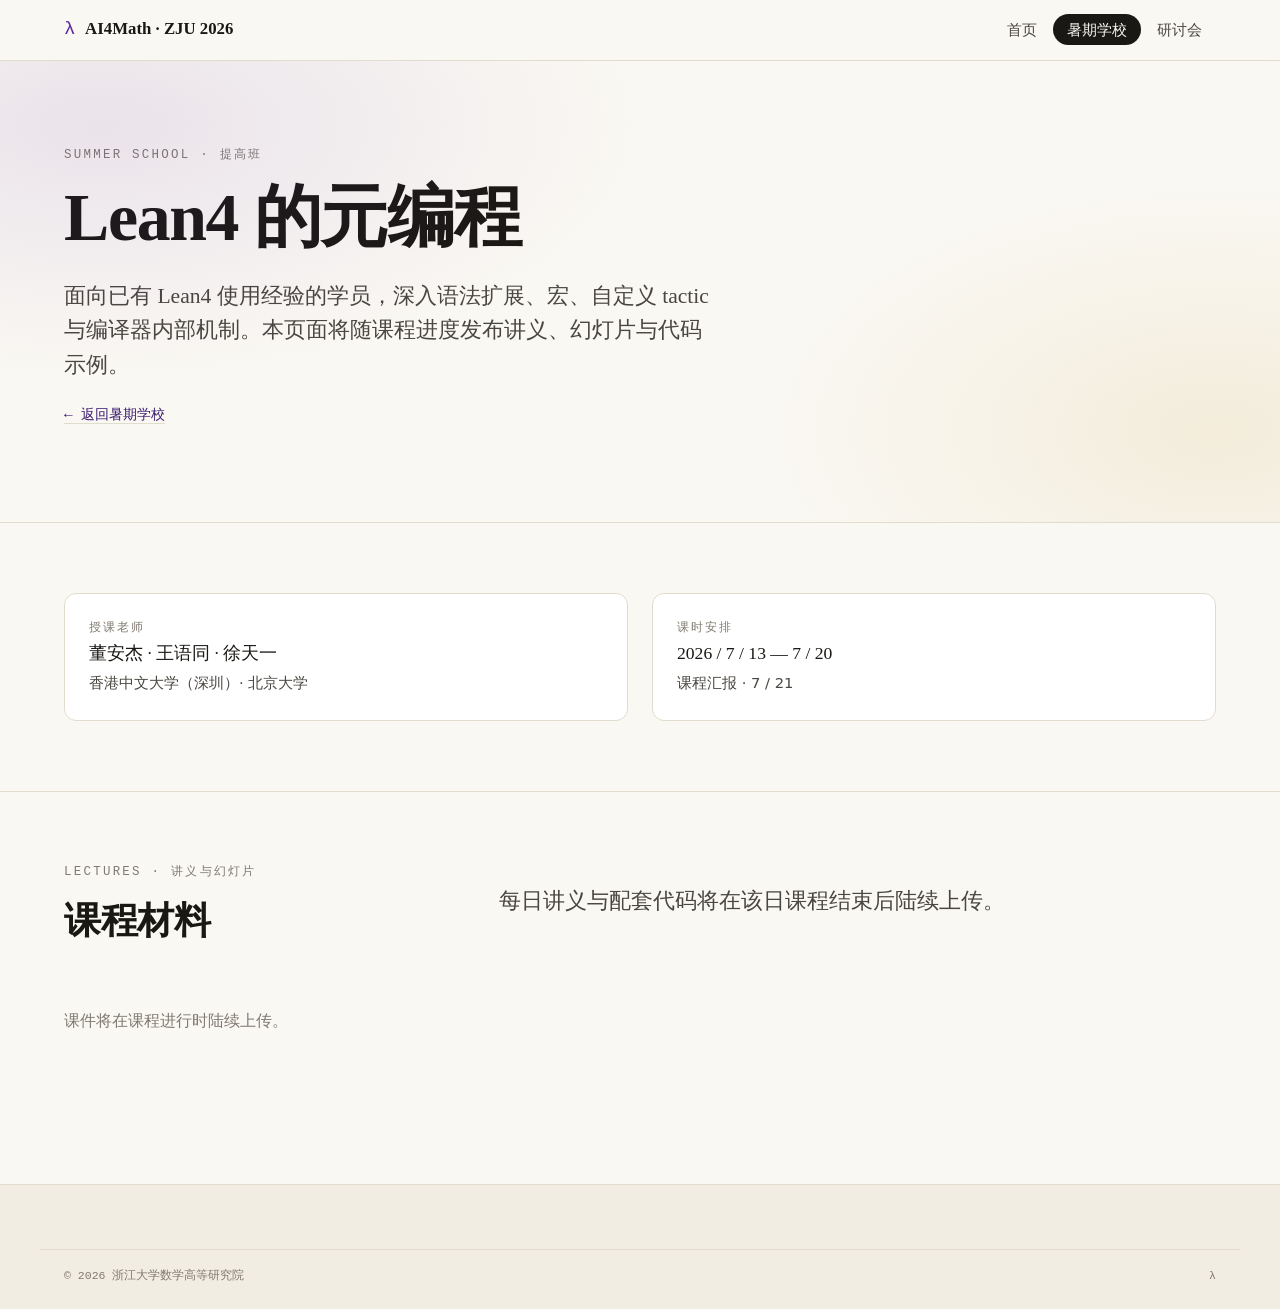
<file: materials/summer-school/advanced/index.html>
<!DOCTYPE html>
<html lang="zh-CN">
<head>
<meta charset="utf-8">
<meta name="viewport" content="width=device-width,initial-scale=1">
<title>提高班 · Lean4 的元编程 · 课件 · 2026 AI4Math</title>
<meta name="description" content="2026 AI4Math 暑期学校 · 提高班「Lean4 的元编程」课件、讲义与代码。">
<link rel="icon" href="data:image/svg+xml,%3Csvg xmlns='http://www.w3.org/2000/svg' viewBox='0 0 32 32'%3E%3Crect width='32' height='32' rx='6' fill='%231a1814'/%3E%3Ctext x='16' y='22' text-anchor='middle' font-family='ui-monospace,Menlo' font-size='18' fill='%23b8860b'%3E%CE%BB%3C/text%3E%3C/svg%3E">
<link rel="stylesheet" href="../../../assets/styles.css">
</head>
<body>

<header class="site-header">
  <div class="nav">
    <a class="brand" href="../../../index.html">
      <span class="brand-mark">λ</span>
      <span>AI4Math · ZJU 2026</span>
    </a>
    <nav>
      <ul class="nav-links">
        <li><a href="../../../index.html">首页</a></li>
        <li><a href="../../../summer-school.html" class="is-active">暑期学校</a></li>
        <li><a href="../../../workshop.html">研讨会</a></li>
      </ul>
    </nav>
  </div>
</header>

<main>
  <section class="hero">
    <div class="container">
      <p class="eyebrow">Summer School · 提高班</p>
      <h1 class="hero-title">Lean4 的元编程</h1>
      <p class="lede" style="max-width: 60ch; margin-top: 1.4rem;">
        面向已有 Lean4 使用经验的学员，深入语法扩展、宏、自定义 tactic 与编译器内部机制。本页面将随课程进度发布讲义、幻灯片与代码示例。
      </p>
      <p class="muted" style="font-family: var(--mono); font-size: 0.9rem; margin-top: 1.2rem;">
        <a href="../../../summer-school.html">← 返回暑期学校</a>
      </p>
    </div>
  </section>

  <section class="section">
    <div class="container">
      <div class="info-grid info-grid--2">
        <div class="info-card">
          <div class="label">授课老师</div>
          <div class="value" style="font-size: 1.1rem;">董安杰 · 王语同 · 徐天一</div>
          <div class="sub">香港中文大学（深圳）· 北京大学</div>
        </div>
        <div class="info-card">
          <div class="label">课时安排</div>
          <div class="value" style="font-size: 1.1rem;">2026 / 7 / 13 — 7 / 20</div>
          <div class="sub">课程汇报 · 7 / 21</div>
        </div>
      </div>
    </div>
  </section>

  <section class="section">
    <div class="container">
      <div class="section-head">
        <div>
          <p class="eyebrow">Lectures · 讲义与幻灯片</p>
          <h2 class="h-section">课程材料</h2>
        </div>
        <p class="lede">每日讲义与配套代码将在该日课程结束后陆续上传。</p>
      </div>
      <p class="muted">课件将在课程进行时陆续上传。</p>
    </div>
  </section>
</main>

<footer class="site-footer">
  <div class="container colophon">
    <span>© 2026 浙江大学数学高等研究院</span>
    <span>λ</span>
  </div>
</footer>

</body>
</html>
</file>
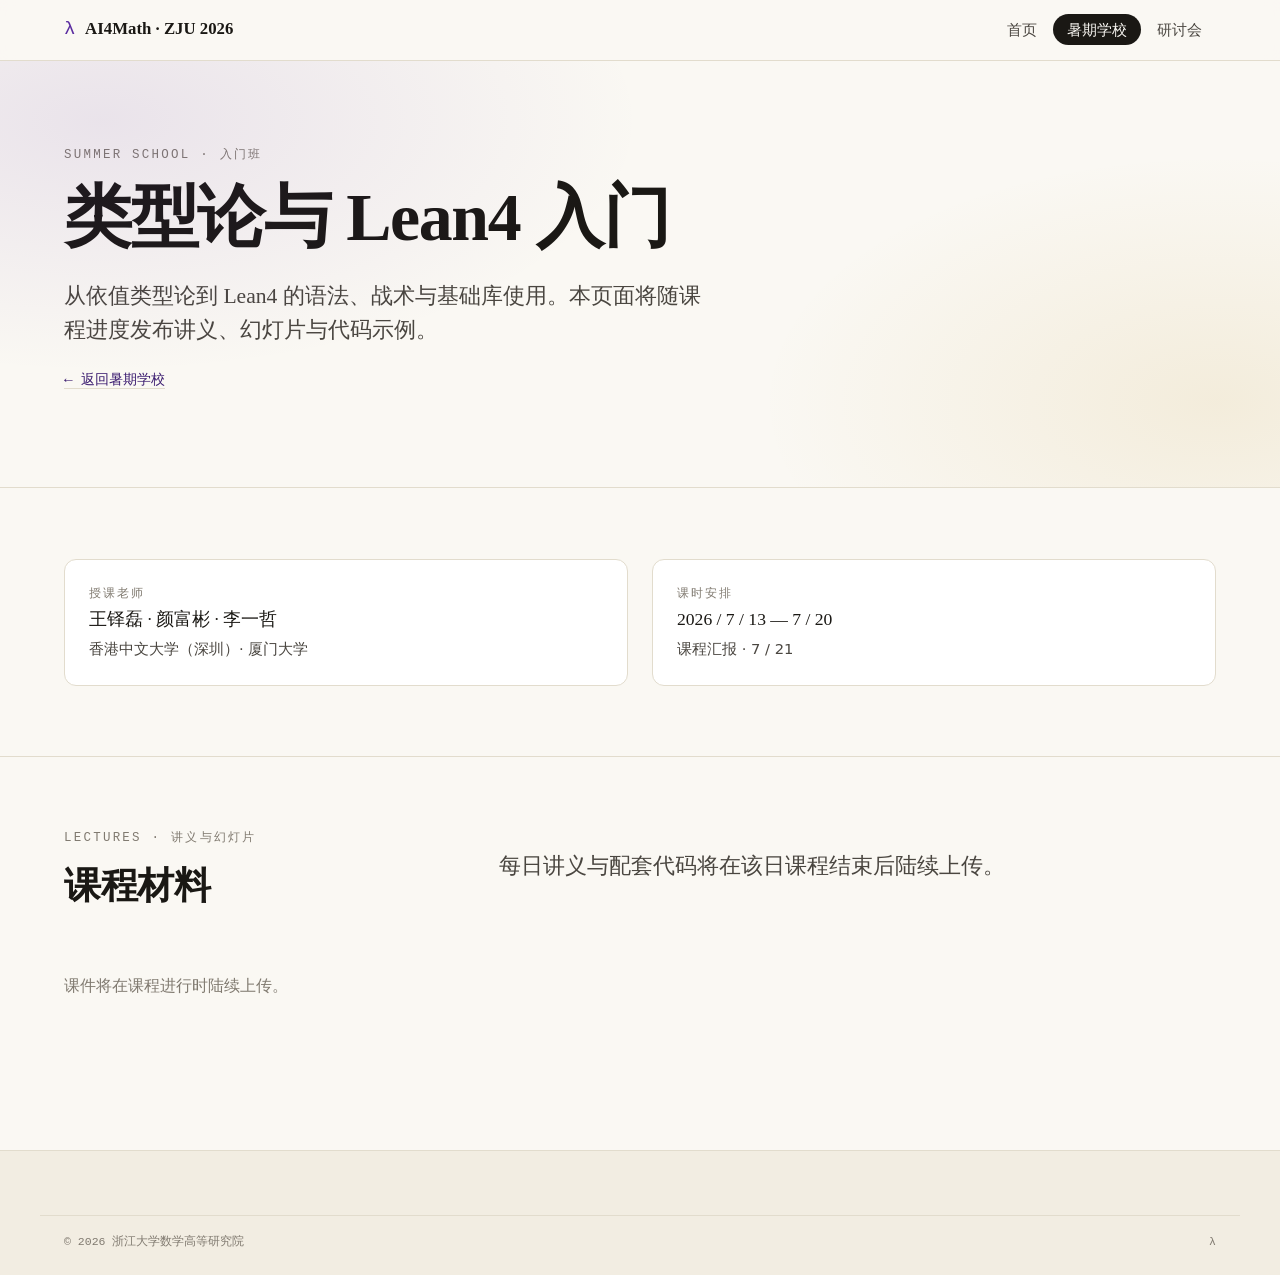
<file: materials/summer-school/intro/index.html>
<!DOCTYPE html>
<html lang="zh-CN">
<head>
<meta charset="utf-8">
<meta name="viewport" content="width=device-width,initial-scale=1">
<title>入门班 · 类型论与 Lean4 入门 · 课件 · 2026 AI4Math</title>
<meta name="description" content="2026 AI4Math 暑期学校 · 入门班「类型论与 Lean4 入门」课件、讲义与代码。">
<link rel="icon" href="data:image/svg+xml,%3Csvg xmlns='http://www.w3.org/2000/svg' viewBox='0 0 32 32'%3E%3Crect width='32' height='32' rx='6' fill='%231a1814'/%3E%3Ctext x='16' y='22' text-anchor='middle' font-family='ui-monospace,Menlo' font-size='18' fill='%23b8860b'%3E%CE%BB%3C/text%3E%3C/svg%3E">
<link rel="stylesheet" href="../../../assets/styles.css">
</head>
<body>

<header class="site-header">
  <div class="nav">
    <a class="brand" href="../../../index.html">
      <span class="brand-mark">λ</span>
      <span>AI4Math · ZJU 2026</span>
    </a>
    <nav>
      <ul class="nav-links">
        <li><a href="../../../index.html">首页</a></li>
        <li><a href="../../../summer-school.html" class="is-active">暑期学校</a></li>
        <li><a href="../../../workshop.html">研讨会</a></li>
      </ul>
    </nav>
  </div>
</header>

<main>
  <section class="hero">
    <div class="container">
      <p class="eyebrow">Summer School · 入门班</p>
      <h1 class="hero-title">类型论与 Lean4 入门</h1>
      <p class="lede" style="max-width: 60ch; margin-top: 1.4rem;">
        从依值类型论到 Lean4 的语法、战术与基础库使用。本页面将随课程进度发布讲义、幻灯片与代码示例。
      </p>
      <p class="muted" style="font-family: var(--mono); font-size: 0.9rem; margin-top: 1.2rem;">
        <a href="../../../summer-school.html">← 返回暑期学校</a>
      </p>
    </div>
  </section>

  <section class="section">
    <div class="container">
      <div class="info-grid info-grid--2">
        <div class="info-card">
          <div class="label">授课老师</div>
          <div class="value" style="font-size: 1.1rem;">王铎磊 · 颜富彬 · 李一哲</div>
          <div class="sub">香港中文大学（深圳）· 厦门大学</div>
        </div>
        <div class="info-card">
          <div class="label">课时安排</div>
          <div class="value" style="font-size: 1.1rem;">2026 / 7 / 13 — 7 / 20</div>
          <div class="sub">课程汇报 · 7 / 21</div>
        </div>
      </div>
    </div>
  </section>

  <section class="section">
    <div class="container">
      <div class="section-head">
        <div>
          <p class="eyebrow">Lectures · 讲义与幻灯片</p>
          <h2 class="h-section">课程材料</h2>
        </div>
        <p class="lede">每日讲义与配套代码将在该日课程结束后陆续上传。</p>
      </div>
      <p class="muted">课件将在课程进行时陆续上传。</p>
    </div>
  </section>
</main>

<footer class="site-footer">
  <div class="container colophon">
    <span>© 2026 浙江大学数学高等研究院</span>
    <span>λ</span>
  </div>
</footer>

</body>
</html>
</file>
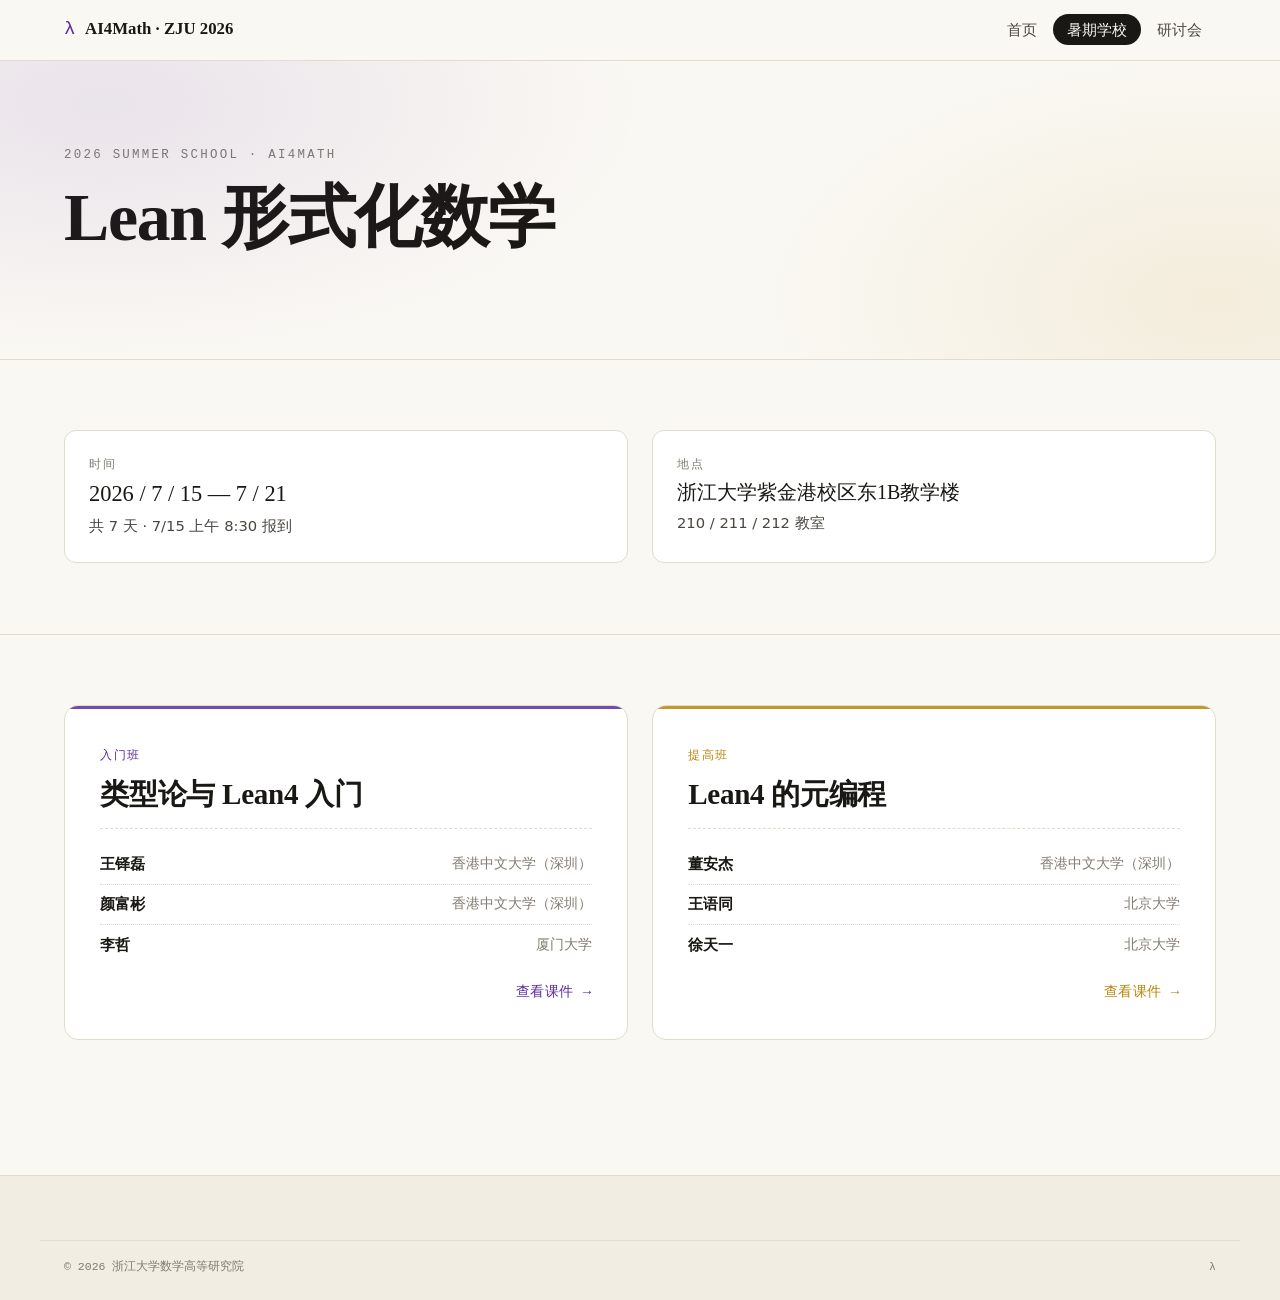
<file: summer-school.html>
<!DOCTYPE html>
<html lang="zh-CN">
<head>
<meta charset="utf-8">
<meta name="viewport" content="width=device-width,initial-scale=1">
<title>暑期学校 · 2026 AI4Math · Lean 形式化数学</title>
<meta name="description" content="2026 AI4Math 暑期学校 · Lean 形式化数学。2026 年 7 月 15–21 日，浙江大学紫金港校区东1B教学楼。">
<link rel="icon" href="data:image/svg+xml,%3Csvg xmlns='http://www.w3.org/2000/svg' viewBox='0 0 32 32'%3E%3Crect width='32' height='32' rx='6' fill='%231a1814'/%3E%3Ctext x='16' y='22' text-anchor='middle' font-family='ui-monospace,Menlo' font-size='18' fill='%23b8860b'%3E%CE%BB%3C/text%3E%3C/svg%3E">
<link rel="stylesheet" href="assets/styles.css">
</head>
<body>

<header class="site-header">
  <div class="nav">
    <a class="brand" href="./index.html">
      <span class="brand-mark">λ</span>
      <span>AI4Math · ZJU 2026</span>
    </a>
    <nav>
      <ul class="nav-links">
        <li><a href="./index.html">首页</a></li>
        <li><a href="./summer-school.html" class="is-active">暑期学校</a></li>
        <li><a href="./workshop.html">研讨会</a></li>
      </ul>
    </nav>
  </div>
</header>

<main>
  <section class="hero">
    <div class="container">
      <p class="eyebrow">2026 Summer School · AI4Math</p>
      <h1 class="hero-title">Lean 形式化数学</h1>
    </div>
  </section>

  <section class="section">
    <div class="container">
      <div class="info-grid info-grid--2">
        <div class="info-card">
          <div class="label">时间</div>
          <div class="value">2026 / 7 / 15 — 7 / 21</div>
          <div class="sub">共 7 天 · 7/15 上午 8:30 报到</div>
        </div>
        <div class="info-card">
          <div class="label">地点</div>
          <div class="value" style="font-size: 1.25rem;">浙江大学紫金港校区东1B教学楼</div>
          <div class="sub">210 / 211 / 212 教室</div>
        </div>
      </div>
    </div>
  </section>

  <section class="section">
    <div class="container">
      <div class="tracks">
        <article class="track">
          <a class="track-link" href="summer-school/basic/" aria-label="查看入门班课件"></a>
          <span class="tag">入门班</span>
          <h3>类型论与 Lean4 入门</h3>
          <ul class="teachers">
            <li><span class="name">王铎磊</span><span class="affil">香港中文大学（深圳）</span></li>
            <li><span class="name">颜富彬</span><span class="affil">香港中文大学（深圳）</span></li>
            <li><span class="name">李哲</span><span class="affil">厦门大学</span></li>
          </ul>
          <p class="track-cta">查看课件 →</p>
        </article>

        <article class="track track--alt">
          <a class="track-link" href="summer-school/advanced/" aria-label="查看提高班课件"></a>
          <span class="tag">提高班</span>
          <h3>Lean4 的元编程</h3>
          <ul class="teachers">
            <li><span class="name">董安杰</span><span class="affil">香港中文大学（深圳）</span></li>
            <li><span class="name">王语同</span><span class="affil">北京大学</span></li>
            <li><span class="name">徐天一</span><span class="affil">北京大学</span></li>
          </ul>
          <p class="track-cta">查看课件 →</p>
        </article>
      </div>
    </div>
  </section>
</main>

<footer class="site-footer">
  <div class="container colophon">
    <span>© 2026 浙江大学数学高等研究院</span>
    <span>λ</span>
  </div>
</footer>

</body>
</html>
</file>
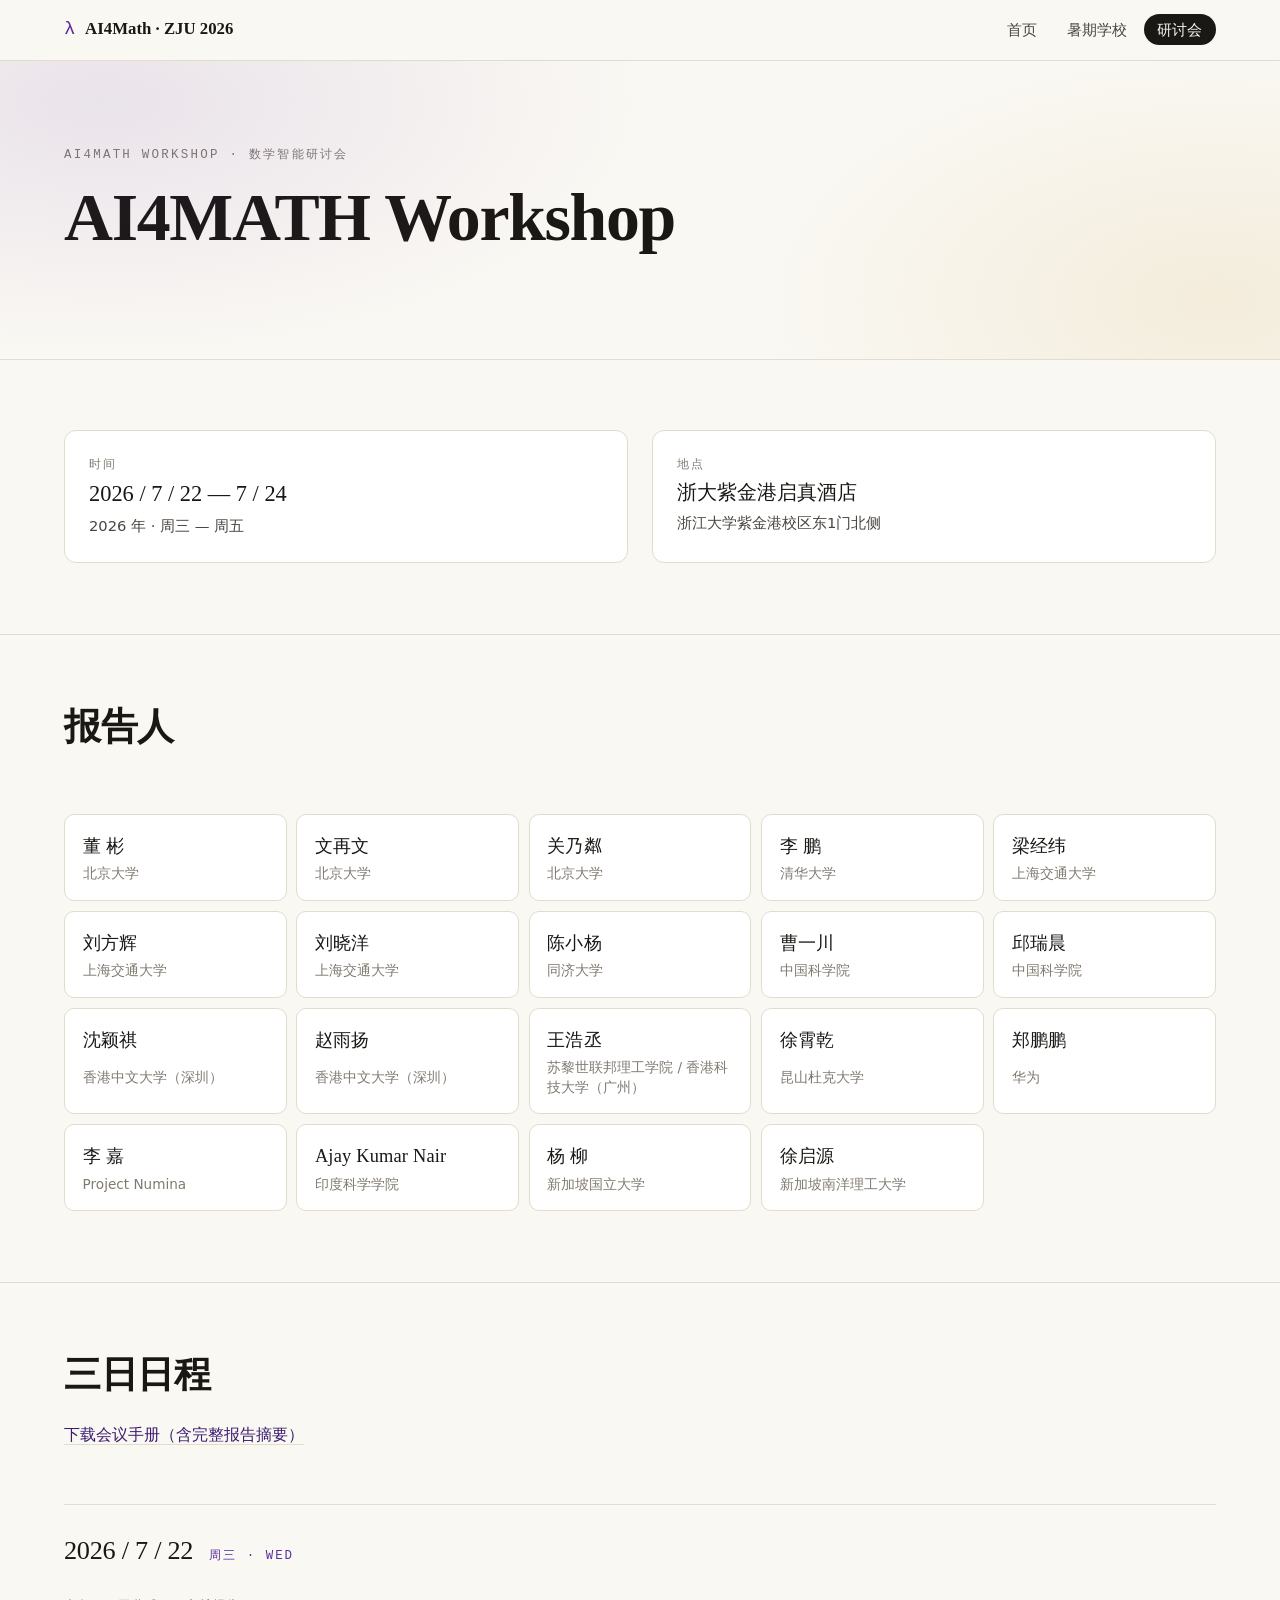
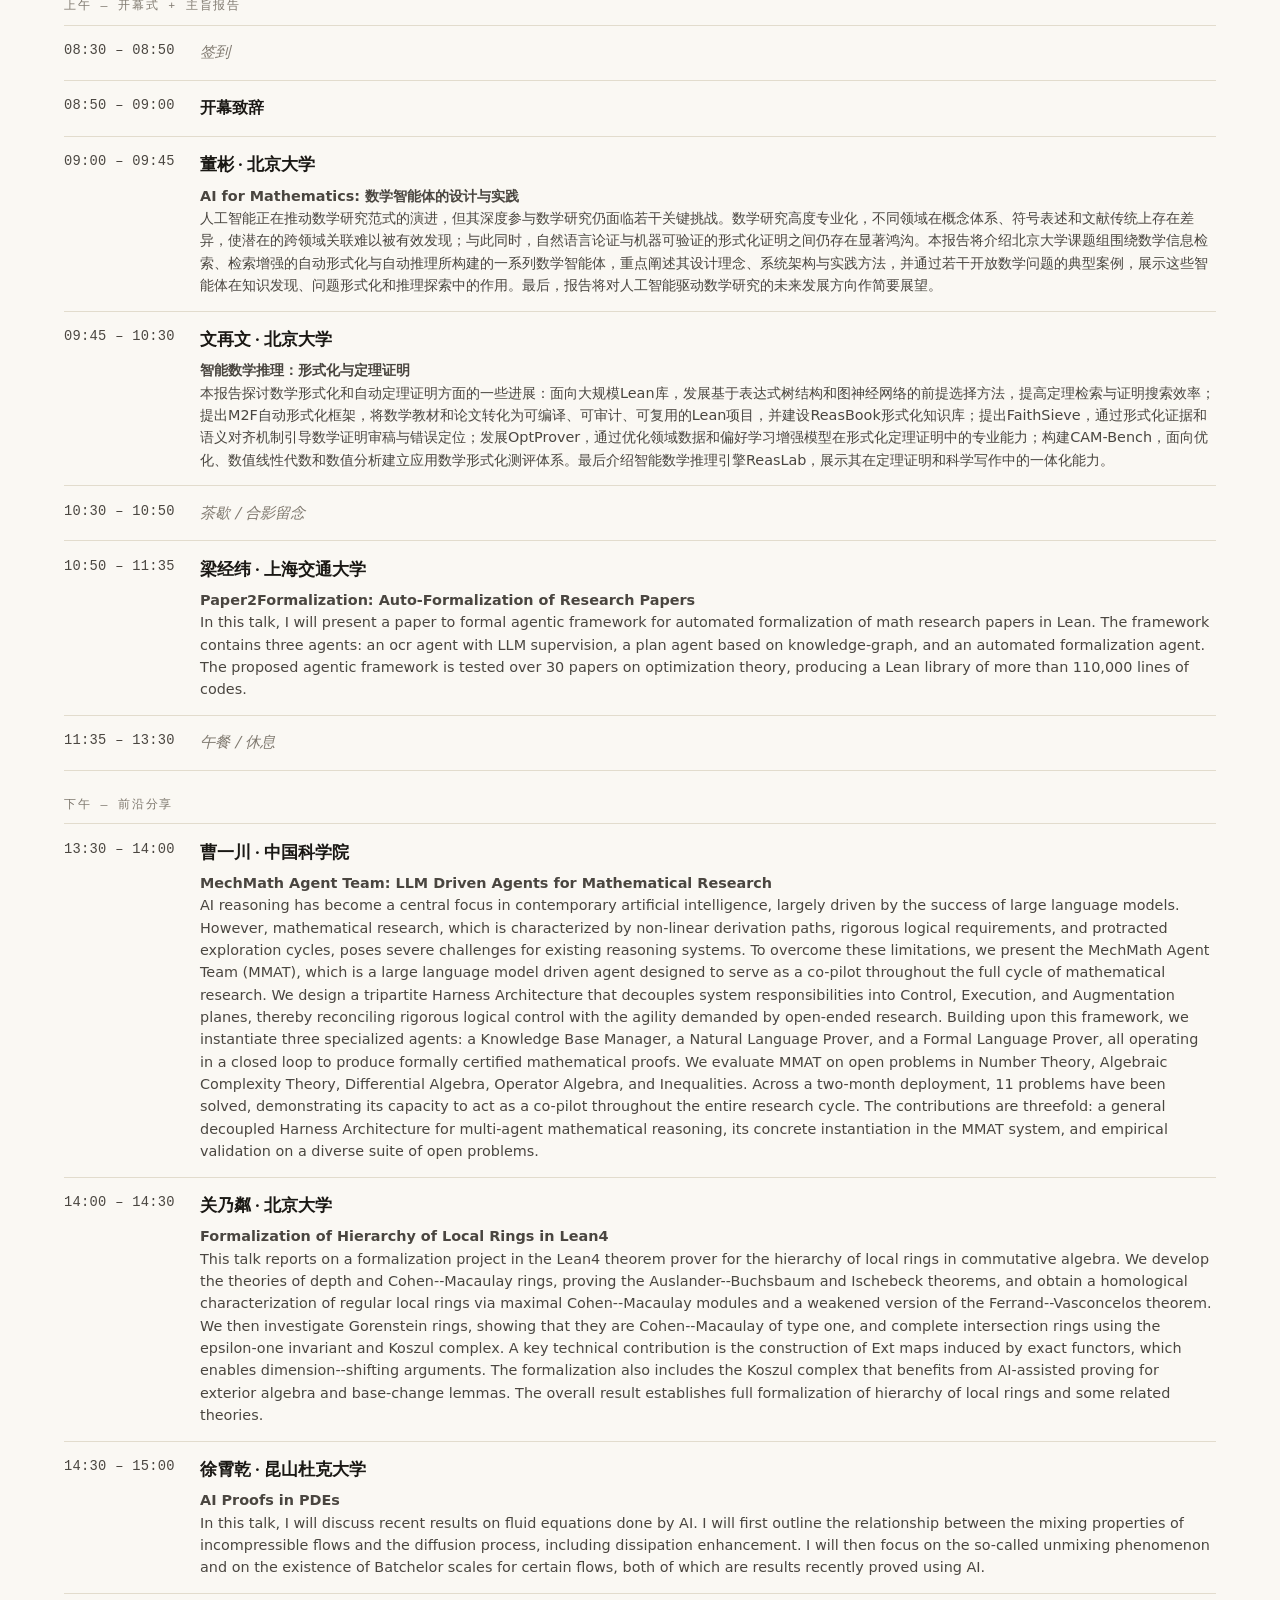
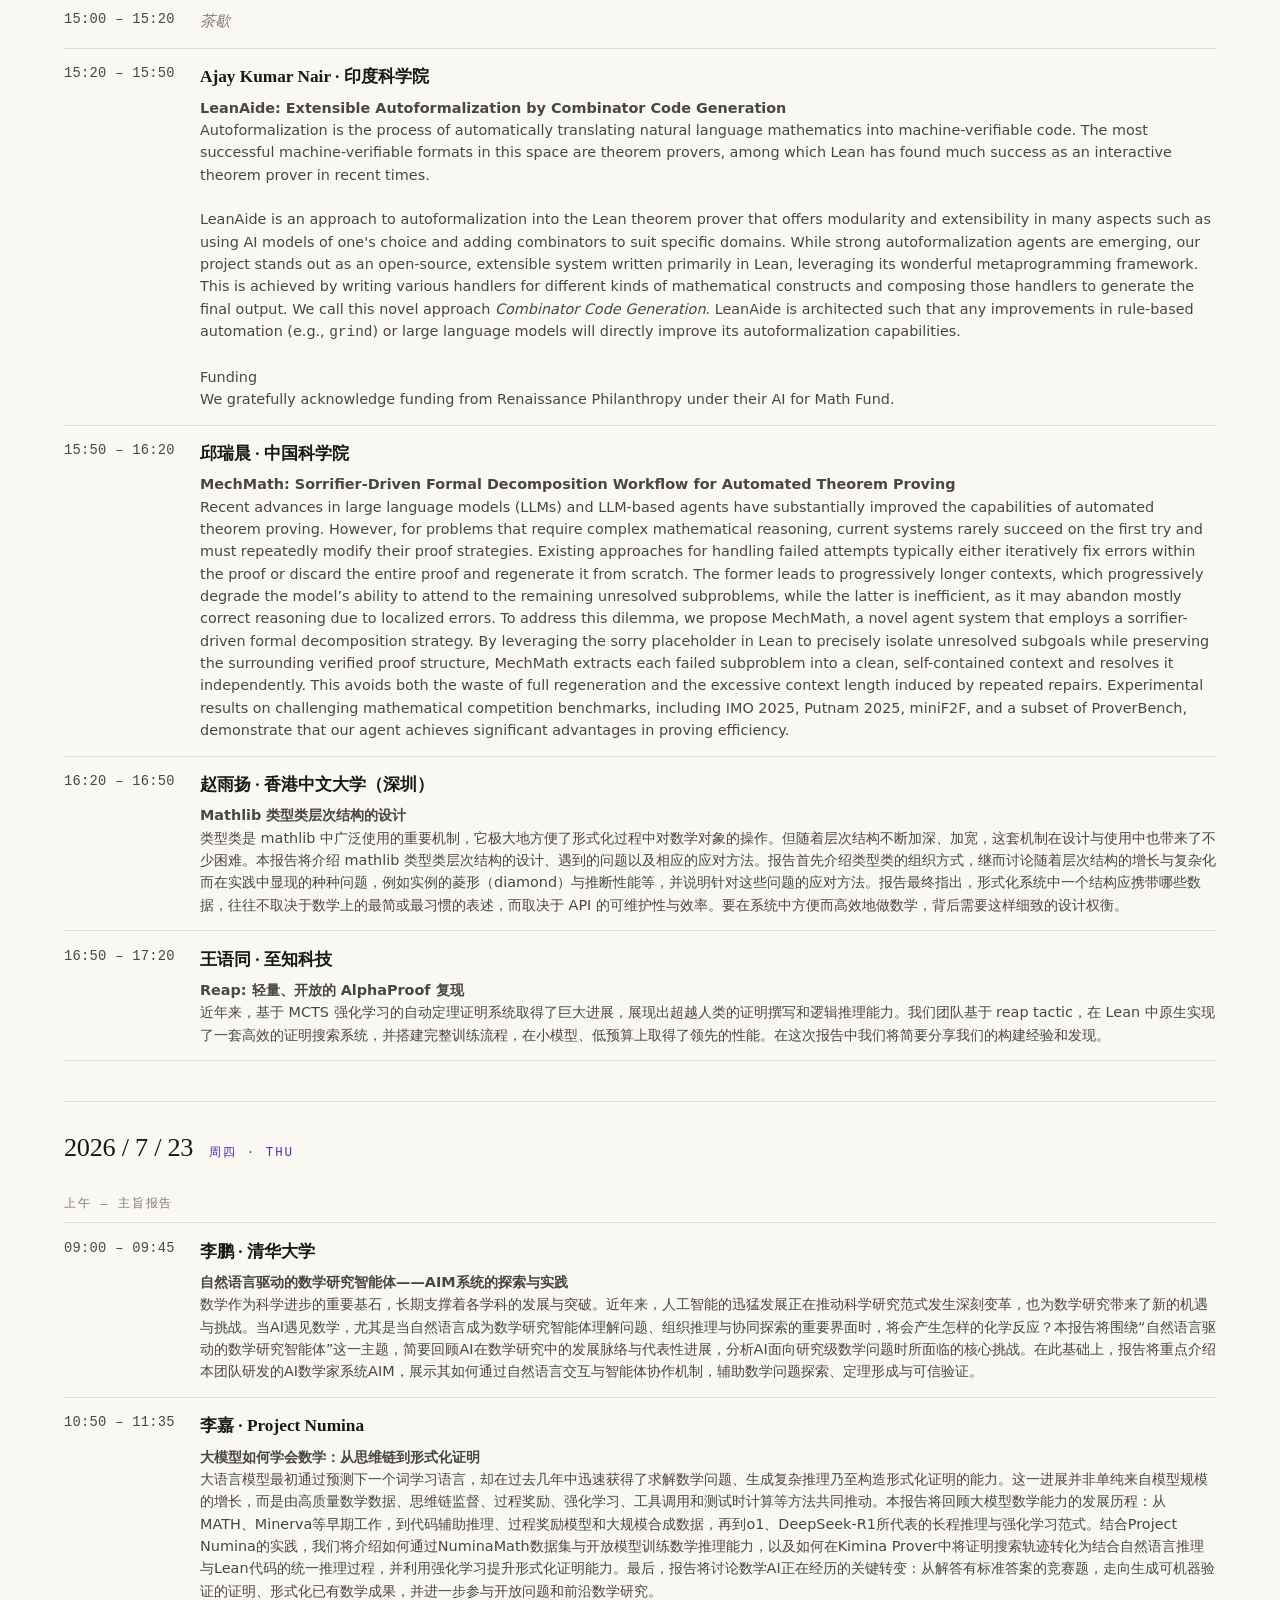
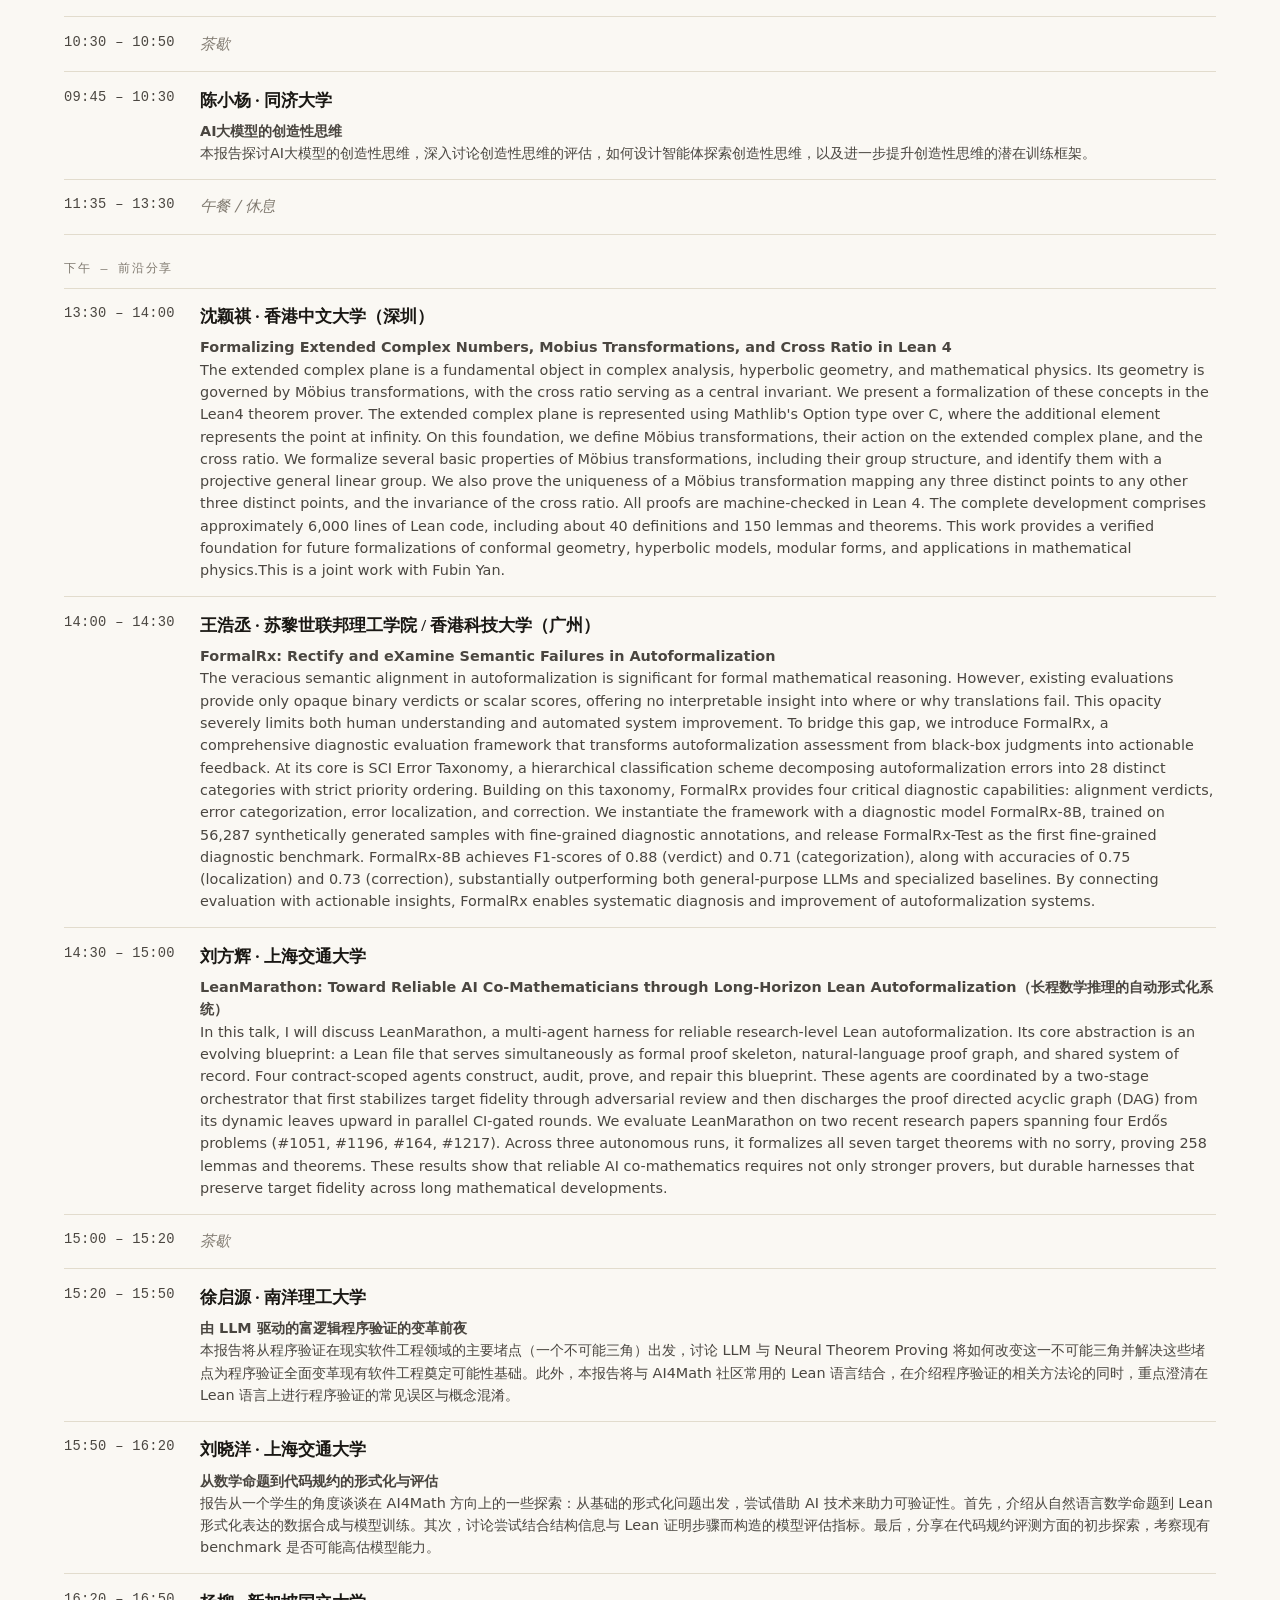
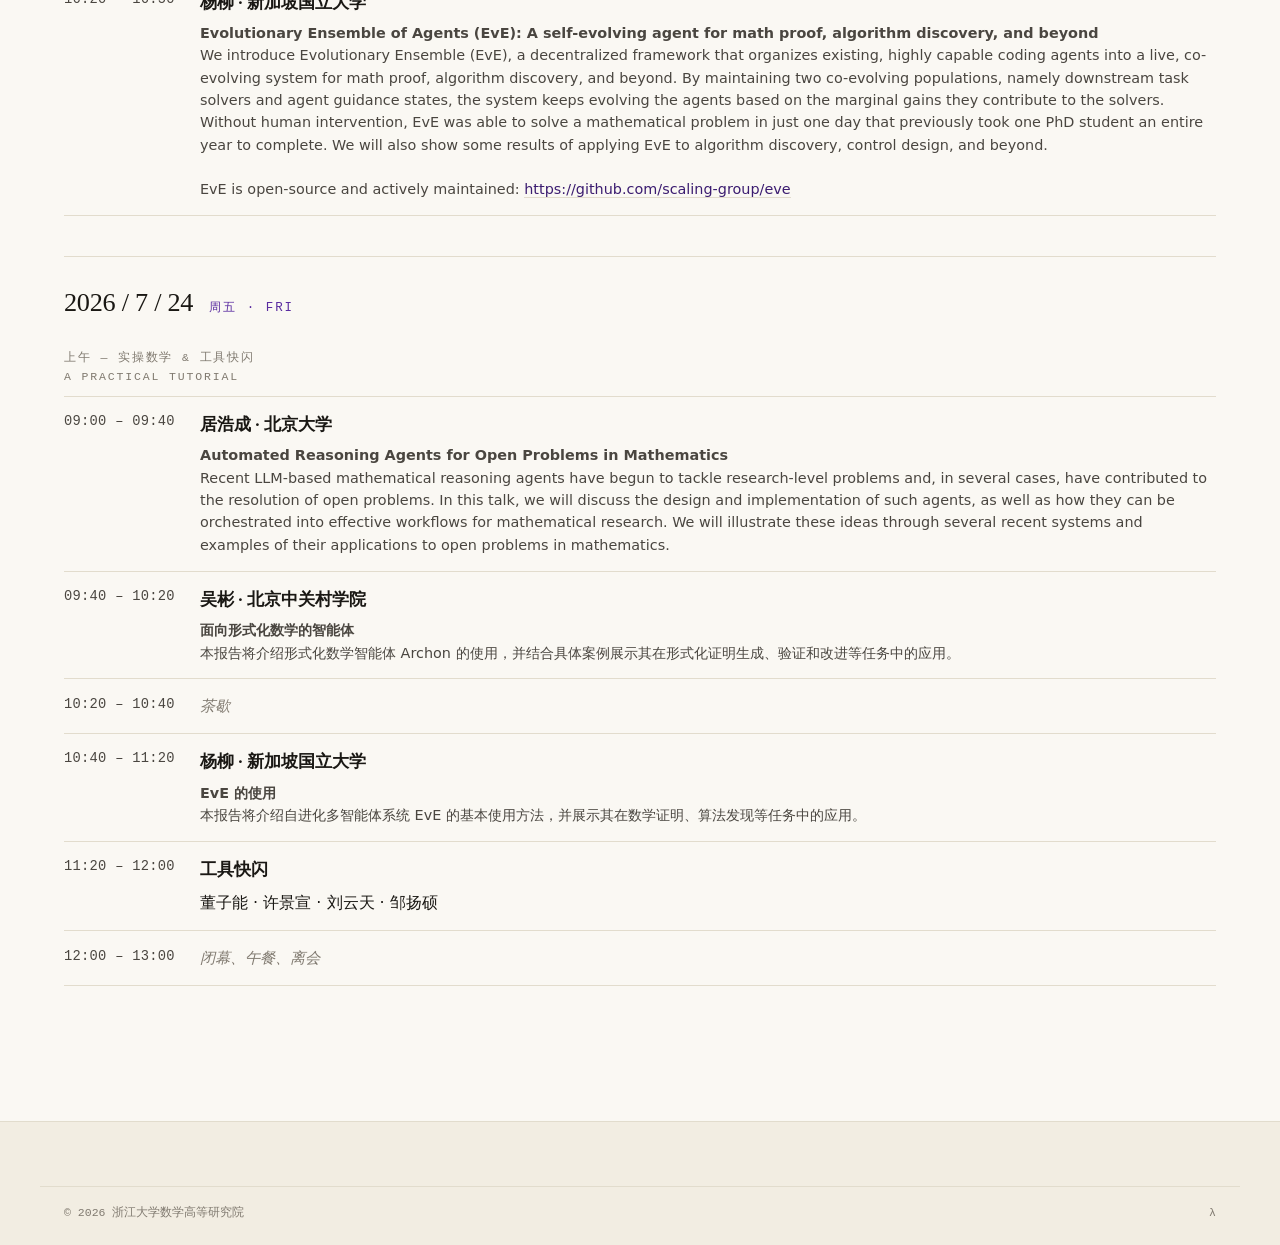
<file: workshop.html>
<!DOCTYPE html>
<html lang="zh-CN">
<head>
<meta charset="utf-8">
<meta name="viewport" content="width=device-width,initial-scale=1">
<title>AI4MATH Workshop · 数学智能研讨会 · 2026 / 07 / 22–24</title>
<meta name="description" content="AI4MATH 数学智能研讨会，2026 年 7 月 22–24 日，浙大紫金港启真酒店（浙江大学紫金港校区东1门北侧）。">
<link rel="icon" href="data:image/svg+xml,%3Csvg xmlns='http://www.w3.org/2000/svg' viewBox='0 0 32 32'%3E%3Crect width='32' height='32' rx='6' fill='%231a1814'/%3E%3Ctext x='16' y='22' text-anchor='middle' font-family='ui-monospace,Menlo' font-size='18' fill='%23b8860b'%3E%CE%BB%3C/text%3E%3C/svg%3E">
<link rel="stylesheet" href="assets/styles.css">
</head>
<body>

<header class="site-header">
  <div class="nav">
    <a class="brand" href="./index.html">
      <span class="brand-mark">λ</span>
      <span>AI4Math · ZJU 2026</span>
    </a>
    <nav>
      <ul class="nav-links">
        <li><a href="./index.html">首页</a></li>
        <li><a href="./summer-school.html">暑期学校</a></li>
        <li><a href="./workshop.html" class="is-active">研讨会</a></li>
      </ul>
    </nav>
  </div>
</header>

<main>
  <section class="hero">
    <div class="container">
      <p class="eyebrow">AI4MATH Workshop · 数学智能研讨会</p>
      <h1 class="hero-title">AI4MATH Workshop</h1>
    </div>
  </section>

  <section class="section">
    <div class="container">
      <div class="info-grid info-grid--2">
        <div class="info-card">
          <div class="label">时间</div>
          <div class="value">2026 / 7 / 22 — 7 / 24</div>
          <div class="sub">2026 年 · 周三 — 周五</div>
        </div>
        <div class="info-card">
          <div class="label">地点</div>
          <div class="value" style="font-size: 1.25rem;">浙大紫金港启真酒店</div>
          <div class="sub">浙江大学紫金港校区东1门北侧</div>
        </div>
      </div>
    </div>
  </section>

  <section class="section">
    <div class="container">
      <div class="section-head">
        <div>
          <h2 class="h-section">报告人</h2>
        </div>
      </div>

      <div class="speakers">
        <div class="speaker-card"><div class="name">董 彬</div><div class="affil">北京大学</div></div>
        <div class="speaker-card"><div class="name">文再文</div><div class="affil">北京大学</div></div>
        <div class="speaker-card"><div class="name">关乃粼</div><div class="affil">北京大学</div></div>
        <div class="speaker-card"><div class="name">李 鹏</div><div class="affil">清华大学</div></div>
        <div class="speaker-card"><div class="name">梁经纬</div><div class="affil">上海交通大学</div></div>
        <div class="speaker-card"><div class="name">刘方辉</div><div class="affil">上海交通大学</div></div>
        <div class="speaker-card"><div class="name">刘晓洋</div><div class="affil">上海交通大学</div></div>
        <div class="speaker-card"><div class="name">陈小杨</div><div class="affil">同济大学</div></div>
        <div class="speaker-card"><div class="name">曹一川</div><div class="affil">中国科学院</div></div>
        <div class="speaker-card"><div class="name">邱瑞晨</div><div class="affil">中国科学院</div></div>
        <div class="speaker-card"><div class="name">沈颖祺</div><div class="affil">香港中文大学（深圳）</div></div>
        <div class="speaker-card"><div class="name">赵雨扬</div><div class="affil">香港中文大学（深圳）</div></div>
        <div class="speaker-card"><div class="name">王浩丞</div><div class="affil">苏黎世联邦理工学院 / 香港科技大学（广州）</div></div>
        <div class="speaker-card"><div class="name">徐霄乾</div><div class="affil">昆山杜克大学</div></div>
        <div class="speaker-card"><div class="name">郑鹏鹏</div><div class="affil">华为</div></div>
        <div class="speaker-card"><div class="name">李 嘉</div><div class="affil">Project Numina</div></div>
        <div class="speaker-card"><div class="name">Ajay Kumar Nair</div><div class="affil">印度科学学院</div></div>
        <div class="speaker-card"><div class="name">杨 柳</div><div class="affil">新加坡国立大学</div></div>
        <div class="speaker-card"><div class="name">徐启源</div><div class="affil">新加坡南洋理工大学</div></div>
      </div>
    </div>
  </section>

  <section class="section">
    <div class="container">
      <div class="section-head">
        <div>
          <h2 class="h-section">三日日程</h2>
          <p class="section-note"><a href="./assets/handbook/AI4Math会议手册V2.pdf">下载会议手册（含完整报告摘要）</a></p>
        </div>
      </div>

      <div class="agenda-day">
        <div class="agenda-day-head">
          <span class="date">2026 / 7 / 22</span>
          <span class="weekday">周三 · Wed</span>
        </div>

        <div class="agenda-block">
          <p class="agenda-block-label">上午 — 开幕式 + 主旨报告</p>
          <div class="agenda">
            <div class="agenda-row agenda-row--logistics"><div class="agenda-time">08:30 – 08:50</div><div class="agenda-content">签到</div></div>
            <div class="agenda-row agenda-row--opening"><div class="agenda-time">08:50 – 09:00</div><div class="agenda-content">开幕致辞</div></div>
            <div class="agenda-row agenda-row--session"><div class="agenda-time">09:00 – 09:45</div><div class="agenda-content"><span class="session-title">董彬 · 北京大学</span><span class="session-desc"><strong>AI for Mathematics: 数学智能体的设计与实践</strong><br>人工智能正在推动数学研究范式的演进，但其深度参与数学研究仍面临若干关键挑战。数学研究高度专业化，不同领域在概念体系、符号表述和文献传统上存在差异，使潜在的跨领域关联难以被有效发现；与此同时，自然语言论证与机器可验证的形式化证明之间仍存在显著鸿沟。本报告将介绍北京大学课题组围绕数学信息检索、检索增强的自动形式化与自动推理所构建的一系列数学智能体，重点阐述其设计理念、系统架构与实践方法，并通过若干开放数学问题的典型案例，展示这些智能体在知识发现、问题形式化和推理探索中的作用。最后，报告将对人工智能驱动数学研究的未来发展方向作简要展望。</span></div></div>
            <div class="agenda-row agenda-row--session"><div class="agenda-time">09:45 – 10:30</div><div class="agenda-content"><span class="session-title">文再文 · 北京大学</span><span class="session-desc"><strong>智能数学推理：形式化与定理证明</strong><br>本报告探讨数学形式化和自动定理证明方面的一些进展：面向大规模Lean库，发展基于表达式树结构和图神经网络的前提选择方法，提高定理检索与证明搜索效率；提出M2F自动形式化框架，将数学教材和论文转化为可编译、可审计、可复用的Lean项目，并建设ReasBook形式化知识库；提出FaithSieve，通过形式化证据和语义对齐机制引导数学证明审稿与错误定位；发展OptProver，通过优化领域数据和偏好学习增强模型在形式化定理证明中的专业能力；构建CAM-Bench，面向优化、数值线性代数和数值分析建立应用数学形式化测评体系。最后介绍智能数学推理引擎ReasLab，展示其在定理证明和科学写作中的一体化能力。</span></div></div>
            <div class="agenda-row agenda-row--break"><div class="agenda-time">10:30 – 10:50</div><div class="agenda-content">茶歇 / 合影留念</div></div>
            <div class="agenda-row agenda-row--session"><div class="agenda-time">10:50 – 11:35</div><div class="agenda-content"><span class="session-title">梁经纬 · 上海交通大学</span><span class="session-desc"><strong>Paper2Formalization: Auto-Formalization of Research Papers</strong><br>In this talk, I will present a paper to formal agentic framework for automated formalization of math research papers in Lean. The framework contains three agents: an ocr agent with LLM supervision, a plan agent based on knowledge-graph, and an automated formalization agent. The proposed agentic framework is tested over 30 papers on optimization theory, producing a Lean library of more than 110,000 lines of codes.</span></div></div>
            <div class="agenda-row agenda-row--break"><div class="agenda-time">11:35 – 13:30</div><div class="agenda-content">午餐 / 休息</div></div>
          </div>
        </div>

        <div class="agenda-block">
          <p class="agenda-block-label">下午 — 前沿分享</p>
          <div class="agenda">
            <div class="agenda-row agenda-row--session"><div class="agenda-time">13:30 – 14:00</div><div class="agenda-content"><span class="session-title">曹一川 · 中国科学院</span><span class="session-desc"><strong>MechMath Agent Team: LLM Driven Agents for Mathematical Research</strong><br>AI reasoning has become a central focus in contemporary artificial intelligence, largely driven by the success of large language models. However, mathematical research, which is characterized by non-linear derivation paths, rigorous logical requirements, and protracted exploration cycles, poses severe challenges for existing reasoning systems. To overcome these limitations, we present the MechMath Agent Team (MMAT), which is a large language model driven agent designed to serve as a co-pilot throughout the full cycle of mathematical research. We design a tripartite Harness Architecture that decouples system responsibilities into Control, Execution, and Augmentation planes, thereby reconciling rigorous logical control with the agility demanded by open-ended research. Building upon this framework, we instantiate three specialized agents: a Knowledge Base Manager, a Natural Language Prover, and a Formal Language Prover, all operating in a closed loop to produce formally certified mathematical proofs. We evaluate MMAT on open problems in Number Theory, Algebraic Complexity Theory, Differential Algebra, Operator Algebra, and Inequalities. Across a two-month deployment, 11 problems have been solved, demonstrating its capacity to act as a co-pilot throughout the entire research cycle. The contributions are threefold: a general decoupled Harness Architecture for multi-agent mathematical reasoning, its concrete instantiation in the MMAT system, and empirical validation on a diverse suite of open problems.</span></div></div>
            <div class="agenda-row agenda-row--session"><div class="agenda-time">14:00 – 14:30</div><div class="agenda-content"><span class="session-title">关乃粼 · 北京大学</span><span class="session-desc"><strong>Formalization of Hierarchy of Local Rings in Lean4</strong><br>This talk reports on a formalization project in the Lean4 theorem prover for the hierarchy of local rings in commutative algebra. We develop the theories of depth and Cohen--Macaulay rings, proving the Auslander--Buchsbaum and Ischebeck theorems, and obtain a homological characterization of regular local rings via maximal Cohen--Macaulay modules and a weakened version of the Ferrand--Vasconcelos theorem. We then investigate Gorenstein rings, showing that they are Cohen--Macaulay of type one, and complete intersection rings using the epsilon-one invariant and Koszul complex. A key technical contribution is the construction of Ext maps induced by exact functors, which enables dimension--shifting arguments. The formalization also includes the Koszul complex that benefits from AI-assisted proving for exterior algebra and base-change lemmas. The overall result establishes full formalization of hierarchy of local rings and some related theories.</span></div></div>
            <div class="agenda-row agenda-row--session"><div class="agenda-time">14:30 – 15:00</div><div class="agenda-content"><span class="session-title">徐霄乾 · 昆山杜克大学</span><span class="session-desc"><strong>AI Proofs in PDEs</strong><br>In this talk, I will discuss recent results on fluid equations done by AI. I will first outline the relationship between the mixing properties of incompressible flows and the diffusion process, including dissipation enhancement. I will then focus on the so-called unmixing phenomenon and on the existence of Batchelor scales for certain flows, both of which are results recently proved using AI.</span></div></div>
            <div class="agenda-row agenda-row--break"><div class="agenda-time">15:00 – 15:20</div><div class="agenda-content">茶歇</div></div>
            <div class="agenda-row agenda-row--session"><div class="agenda-time">15:20 – 15:50</div><div class="agenda-content"><span class="session-title">Ajay Kumar Nair · 印度科学院</span><span class="session-desc"><strong>LeanAide: Extensible Autoformalization by Combinator Code Generation</strong><br>Autoformalization is the process of automatically translating natural language mathematics into machine-verifiable code. The most successful machine-verifiable formats in this space are theorem provers, among which Lean has found much success as an interactive theorem prover in recent times.<br><br>LeanAide is an approach to autoformalization into the Lean theorem prover that offers modularity and extensibility in many aspects such as using AI models of one's choice and adding combinators to suit specific domains. While strong autoformalization agents are emerging, our project stands out as an open-source, extensible system written primarily in Lean, leveraging its wonderful metaprogramming framework. This is achieved by writing various handlers for different kinds of mathematical constructs and composing those handlers to generate the final output. We call this novel approach <em>Combinator Code Generation</em>. LeanAide is architected such that any improvements in rule-based automation (e.g., <code>grind</code>) or large language models will directly improve its autoformalization capabilities.<br><br>Funding<br>We gratefully acknowledge funding from Renaissance Philanthropy under their AI for Math Fund.</span></div></div>
            <div class="agenda-row agenda-row--session"><div class="agenda-time">15:50 – 16:20</div><div class="agenda-content"><span class="session-title">邱瑞晨 · 中国科学院</span><span class="session-desc"><strong>MechMath: Sorrifier-Driven Formal Decomposition Workflow for Automated Theorem Proving</strong><br>Recent advances in large language models (LLMs) and LLM-based agents have substantially improved the capabilities of automated theorem proving. However, for problems that require complex mathematical reasoning, current systems rarely succeed on the first try and must repeatedly modify their proof strategies. Existing approaches for handling failed attempts typically either iteratively fix errors within the proof or discard the entire proof and regenerate it from scratch. The former leads to progressively longer contexts, which progressively degrade the model’s ability to attend to the remaining unresolved subproblems, while the latter is inefficient, as it may abandon mostly correct reasoning due to localized errors. To address this dilemma, we propose MechMath, a novel agent system that employs a sorrifier-driven formal decomposition strategy. By leveraging the sorry placeholder in Lean to precisely isolate unresolved subgoals while preserving the surrounding verified proof structure, MechMath extracts each failed subproblem into a clean, self-contained context and resolves it independently. This avoids both the waste of full regeneration and the excessive context length induced by repeated repairs. Experimental results on challenging mathematical competition benchmarks, including IMO 2025, Putnam 2025, miniF2F, and a subset of ProverBench, demonstrate that our agent achieves significant advantages in proving efficiency.</span></div></div>
            <div class="agenda-row agenda-row--session"><div class="agenda-time">16:20 – 16:50</div><div class="agenda-content"><span class="session-title">赵雨扬 · 香港中文大学（深圳）</span><span class="session-desc"><strong>Mathlib 类型类层次结构的设计</strong><br>类型类是 mathlib 中广泛使用的重要机制，它极大地方便了形式化过程中对数学对象的操作。但随着层次结构不断加深、加宽，这套机制在设计与使用中也带来了不少困难。本报告将介绍 mathlib 类型类层次结构的设计、遇到的问题以及相应的应对方法。报告首先介绍类型类的组织方式，继而讨论随着层次结构的增长与复杂化而在实践中显现的种种问题，例如实例的菱形（diamond）与推断性能等，并说明针对这些问题的应对方法。报告最终指出，形式化系统中一个结构应携带哪些数据，往往不取决于数学上的最简或最习惯的表述，而取决于 API 的可维护性与效率。要在系统中方便而高效地做数学，背后需要这样细致的设计权衡。</span></div></div>
            <div class="agenda-row agenda-row--session"><div class="agenda-time">16:50 – 17:20</div><div class="agenda-content"><span class="session-title">王语同 · 至知科技</span><span class="session-desc"><strong>Reap: 轻量、开放的 AlphaProof 复现</strong><br>近年来，基于 MCTS 强化学习的自动定理证明系统取得了巨大进展，展现出超越人类的证明撰写和逻辑推理能力。我们团队基于 reap tactic，在 Lean 中原生实现了一套高效的证明搜索系统，并搭建完整训练流程，在小模型、低预算上取得了领先的性能。在这次报告中我们将简要分享我们的构建经验和发现。</span></div></div>
          </div>
        </div>
      </div>

      <div class="agenda-day">
        <div class="agenda-day-head">
          <span class="date">2026 / 7 / 23</span>
          <span class="weekday">周四 · Thu</span>
        </div>

        <div class="agenda-block">
          <p class="agenda-block-label">上午 — 主旨报告</p>
          <div class="agenda">
            <div class="agenda-row agenda-row--session"><div class="agenda-time">09:00 – 09:45</div><div class="agenda-content"><span class="session-title">李鹏 · 清华大学</span><span class="session-desc"><strong>自然语言驱动的数学研究智能体——AIM系统的探索与实践</strong><br>数学作为科学进步的重要基石，长期支撑着各学科的发展与突破。近年来，人工智能的迅猛发展正在推动科学研究范式发生深刻变革，也为数学研究带来了新的机遇与挑战。当AI遇见数学，尤其是当自然语言成为数学研究智能体理解问题、组织推理与协同探索的重要界面时，将会产生怎样的化学反应？本报告将围绕“自然语言驱动的数学研究智能体”这一主题，简要回顾AI在数学研究中的发展脉络与代表性进展，分析AI面向研究级数学问题时所面临的核心挑战。在此基础上，报告将重点介绍本团队研发的AI数学家系统AIM，展示其如何通过自然语言交互与智能体协作机制，辅助数学问题探索、定理形成与可信验证。</span></div></div>
            <div class="agenda-row agenda-row--session"><div class="agenda-time">10:50 – 11:35</div><div class="agenda-content"><span class="session-title">李嘉 · Project Numina</span><span class="session-desc"><strong>大模型如何学会数学：从思维链到形式化证明</strong><br>大语言模型最初通过预测下一个词学习语言，却在过去几年中迅速获得了求解数学问题、生成复杂推理乃至构造形式化证明的能力。这一进展并非单纯来自模型规模的增长，而是由高质量数学数据、思维链监督、过程奖励、强化学习、工具调用和测试时计算等方法共同推动。本报告将回顾大模型数学能力的发展历程：从MATH、Minerva等早期工作，到代码辅助推理、过程奖励模型和大规模合成数据，再到o1、DeepSeek-R1所代表的长程推理与强化学习范式。结合Project Numina的实践，我们将介绍如何通过NuminaMath数据集与开放模型训练数学推理能力，以及如何在Kimina Prover中将证明搜索轨迹转化为结合自然语言推理与Lean代码的统一推理过程，并利用强化学习提升形式化证明能力。最后，报告将讨论数学AI正在经历的关键转变：从解答有标准答案的竞赛题，走向生成可机器验证的证明、形式化已有数学成果，并进一步参与开放问题和前沿数学研究。</span></div></div>
            <div class="agenda-row agenda-row--break"><div class="agenda-time">10:30 – 10:50</div><div class="agenda-content">茶歇</div></div>
            <div class="agenda-row agenda-row--session"><div class="agenda-time">09:45 – 10:30</div><div class="agenda-content"><span class="session-title">陈小杨 · 同济大学</span><span class="session-desc"><strong>AI大模型的创造性思维</strong><br>本报告探讨AI大模型的创造性思维，深入讨论创造性思维的评估，如何设计智能体探索创造性思维，以及进一步提升创造性思维的潜在训练框架。</span></div></div>
            <div class="agenda-row agenda-row--break"><div class="agenda-time">11:35 – 13:30</div><div class="agenda-content">午餐 / 休息</div></div>
          </div>
        </div>

        <div class="agenda-block">
          <p class="agenda-block-label">下午 — 前沿分享</p>
          <div class="agenda">
            <div class="agenda-row agenda-row--session"><div class="agenda-time">13:30 – 14:00</div><div class="agenda-content"><span class="session-title">沈颖祺 · 香港中文大学（深圳）</span><span class="session-desc"><strong>Formalizing Extended Complex Numbers, Mobius Transformations, and Cross Ratio in Lean 4</strong><br>The extended complex plane is a fundamental object in complex analysis, hyperbolic geometry, and mathematical physics. Its geometry is governed by Möbius transformations, with the cross ratio serving as a central invariant. We present a formalization of these concepts in the Lean4 theorem prover. The extended complex plane is represented using Mathlib's Option type over C, where the additional element represents the point at infinity. On this foundation, we define Möbius transformations, their action on the extended complex plane, and the cross ratio. We formalize several basic properties of Möbius transformations, including their group structure, and identify them with a projective general linear group. We also prove the uniqueness of a Möbius transformation mapping any three distinct points to any other three distinct points, and the invariance of the cross ratio. All proofs are machine-checked in Lean 4. The complete development comprises approximately 6,000 lines of Lean code, including about 40 definitions and 150 lemmas and theorems. This work provides a verified foundation for future formalizations of conformal geometry, hyperbolic models, modular forms, and applications in mathematical physics.This is a joint work with Fubin Yan.</span></div></div>
            <div class="agenda-row agenda-row--session"><div class="agenda-time">14:00 – 14:30</div><div class="agenda-content"><span class="session-title">王浩丞 · 苏黎世联邦理工学院 / 香港科技大学（广州）</span><span class="session-desc"><strong>FormalRx: Rectify and eXamine Semantic Failures in Autoformalization</strong><br>The veracious semantic alignment in autoformalization is significant for formal mathematical reasoning. However, existing evaluations provide only opaque binary verdicts or scalar scores, offering no interpretable insight into where or why translations fail. This opacity severely limits both human understanding and automated system improvement. To bridge this gap, we introduce FormalRx, a comprehensive diagnostic evaluation framework that transforms autoformalization assessment from black-box judgments into actionable feedback. At its core is SCI Error Taxonomy, a hierarchical classification scheme decomposing autoformalization errors into 28 distinct categories with strict priority ordering. Building on this taxonomy, FormalRx provides four critical diagnostic capabilities: alignment verdicts, error categorization, error localization, and correction. We instantiate the framework with a diagnostic model FormalRx-8B, trained on 56,287 synthetically generated samples with fine-grained diagnostic annotations, and release FormalRx-Test as the first fine-grained diagnostic benchmark. FormalRx-8B achieves F1-scores of 0.88 (verdict) and 0.71 (categorization), along with accuracies of 0.75 (localization) and 0.73 (correction), substantially outperforming both general-purpose LLMs and specialized baselines. By connecting evaluation with actionable insights, FormalRx enables systematic diagnosis and improvement of autoformalization systems.</span></div></div>
            <div class="agenda-row agenda-row--session"><div class="agenda-time">14:30 – 15:00</div><div class="agenda-content"><span class="session-title">刘方辉 · 上海交通大学</span><span class="session-desc"><strong>LeanMarathon: Toward Reliable AI Co-Mathematicians through Long-Horizon Lean Autoformalization（长程数学推理的自动形式化系统）</strong><br>In this talk, I will discuss LeanMarathon, a multi-agent harness for reliable research-level Lean autoformalization. Its core abstraction is an evolving blueprint: a Lean file that serves simultaneously as formal proof skeleton, natural-language proof graph, and shared system of record. Four contract-scoped agents construct, audit, prove, and repair this blueprint. These agents are coordinated by a two-stage orchestrator that first stabilizes target fidelity through adversarial review and then discharges the proof directed acyclic graph (DAG) from its dynamic leaves upward in parallel CI-gated rounds. We evaluate LeanMarathon on two recent research papers spanning four Erdős problems (#1051, #1196, #164, #1217). Across three autonomous runs, it formalizes all seven target theorems with no sorry, proving 258 lemmas and theorems. These results show that reliable AI co-mathematics requires not only stronger provers, but durable harnesses that preserve target fidelity across long mathematical developments.</span></div></div>
            <div class="agenda-row agenda-row--break"><div class="agenda-time">15:00 – 15:20</div><div class="agenda-content">茶歇</div></div>
            <div class="agenda-row agenda-row--session"><div class="agenda-time">15:20 – 15:50</div><div class="agenda-content"><span class="session-title">徐启源 · 南洋理工大学</span><span class="session-desc"><strong>由 LLM 驱动的富逻辑程序验证的变革前夜</strong><br>本报告将从程序验证在现实软件工程领域的主要堵点（一个不可能三角）出发，讨论 LLM 与 Neural Theorem Proving 将如何改变这一不可能三角并解决这些堵点为程序验证全面变革现有软件工程奠定可能性基础。此外，本报告将与 AI4Math 社区常用的 Lean 语言结合，在介绍程序验证的相关方法论的同时，重点澄清在 Lean 语言上进行程序验证的常见误区与概念混淆。</span></div></div>
            <div class="agenda-row agenda-row--session"><div class="agenda-time">15:50 – 16:20</div><div class="agenda-content"><span class="session-title">刘晓洋 · 上海交通大学</span><span class="session-desc"><strong>从数学命题到代码规约的形式化与评估</strong><br>报告从一个学生的角度谈谈在 AI4Math 方向上的一些探索：从基础的形式化问题出发，尝试借助 AI 技术来助力可验证性。首先，介绍从自然语言数学命题到 Lean 形式化表达的数据合成与模型训练。其次，讨论尝试结合结构信息与 Lean 证明步骤而构造的模型评估指标。最后，分享在代码规约评测方面的初步探索，考察现有 benchmark 是否可能高估模型能力。</span></div></div>
            <div class="agenda-row agenda-row--session"><div class="agenda-time">16:20 – 16:50</div><div class="agenda-content"><span class="session-title">杨柳 · 新加坡国立大学</span><span class="session-desc"><strong>Evolutionary Ensemble of Agents (EvE): A self-evolving agent for math proof, algorithm discovery, and beyond</strong><br>We introduce Evolutionary Ensemble (EvE), a decentralized framework that organizes existing, highly capable coding agents into a live, co-evolving system for math proof, algorithm discovery, and beyond. By maintaining two co-evolving populations, namely downstream task solvers and agent guidance states, the system keeps evolving the agents based on the marginal gains they contribute to the solvers. Without human intervention, EvE was able to solve a mathematical problem in just one day that previously took one PhD student an entire year to complete. We will also show some results of applying EvE to algorithm discovery, control design, and beyond.<br><br>EvE is open-source and actively maintained: <a href="https://github.com/scaling-group/eve">https://github.com/scaling-group/eve</a></span></div></div>
          </div>
        </div>
      </div>

      <div class="agenda-day">
        <div class="agenda-day-head">
          <span class="date">2026 / 7 / 24</span>
          <span class="weekday">周五 · Fri</span>
        </div>

        <div class="agenda-block">
          <p class="agenda-block-label">上午 — 实操数学 &amp; 工具快闪<br><span class="agenda-block-label-en">A Practical Tutorial</span></p>
          <div class="agenda">
            <div class="agenda-row agenda-row--session">
              <div class="agenda-time">09:00 – 09:40</div>
              <div class="agenda-content">
                <span class="session-title">居浩成 · 北京大学</span>
                <span class="session-desc"><strong>Automated Reasoning Agents for Open Problems in Mathematics</strong><br>Recent LLM-based mathematical reasoning agents have begun to tackle research-level problems and, in several cases, have contributed to the resolution of open problems. In this talk, we will discuss the design and implementation of such agents, as well as how they can be orchestrated into effective workflows for mathematical research. We will illustrate these ideas through several recent systems and examples of their applications to open problems in mathematics.</span>
              </div>
            </div>
            <div class="agenda-row agenda-row--session">
              <div class="agenda-time">09:40 – 10:20</div>
              <div class="agenda-content">
                <span class="session-title">吴彬 · 北京中关村学院</span>
                <span class="session-desc"><strong>面向形式化数学的智能体</strong><br>本报告将介绍形式化数学智能体 Archon 的使用，并结合具体案例展示其在形式化证明生成、验证和改进等任务中的应用。</span>
              </div>
            </div>
            <div class="agenda-row agenda-row--break"><div class="agenda-time">10:20 – 10:40</div><div class="agenda-content">茶歇</div></div>
            <div class="agenda-row agenda-row--session">
              <div class="agenda-time">10:40 – 11:20</div>
              <div class="agenda-content">
                <span class="session-title">杨柳 · 新加坡国立大学</span>
                <span class="session-desc"><strong>EvE 的使用</strong><br>本报告将介绍自进化多智能体系统 EvE 的基本使用方法，并展示其在数学证明、算法发现等任务中的应用。</span>
              </div>
            </div>
            <div class="agenda-row agenda-row--session">
              <div class="agenda-time">11:20 – 12:00</div>
              <div class="agenda-content">
                <span class="session-title">工具快闪</span>
                <span class="session-detail">董子能 · 许景宣 · 刘云天 · 邹扬硕</span>
              </div>
            </div>
            <div class="agenda-row agenda-row--break"><div class="agenda-time">12:00 – 13:00</div><div class="agenda-content">闭幕、午餐、离会</div></div>
          </div>
        </div>
      </div>
    </div>
  </section>

</main>

<footer class="site-footer">
  <div class="container colophon">
    <span>© 2026 浙江大学数学高等研究院</span>
    <span>λ</span>
  </div>
</footer>

</body>
</html>
</file>
<file: assets/styles.css>
:root {
  --bg: #faf8f3;
  --bg-elev: #ffffff;
  --bg-warm: #f2ede2;
  --ink: #1a1814;
  --ink-soft: #4a4640;
  --ink-mute: #807a70;
  --rule: #e2dccd;
  --rule-strong: #c9c1ad;
  --accent: #5a2ca0;
  --accent-deep: #3b1c70;
  --accent-warm: #b8860b;
  --accent-blue: #1b3a7a;
  --danger: #a8341a;
  --space-1: 0.5rem;
  --space-2: 1rem;
  --space-3: 1.5rem;
  --space-4: 2.5rem;
  --space-5: 4rem;
  --space-6: 6rem;
  --max: 1200px;
  --serif: "Source Han Serif SC", "Noto Serif SC", "Songti SC", "STSong", ui-serif, Georgia, serif;
  --sans: ui-sans-serif, system-ui, -apple-system, "PingFang SC", "Hiragino Sans GB", "Microsoft YaHei", "Noto Sans SC", sans-serif;
  --mono: ui-monospace, "SF Mono", "JetBrains Mono", Menlo, monospace;
}

* { box-sizing: border-box; }

html { -webkit-text-size-adjust: 100%; }

body {
  margin: 0;
  font-family: var(--sans);
  font-size: 16px;
  line-height: 1.65;
  color: var(--ink);
  background: var(--bg);
  font-feature-settings: "kern", "liga", "calt";
  -webkit-font-smoothing: antialiased;
  -moz-osx-font-smoothing: grayscale;
  text-rendering: optimizeLegibility;
}

img { max-width: 100%; display: block; }

a {
  color: var(--accent-deep);
  text-decoration: none;
  border-bottom: 1px solid var(--rule);
  transition: border-color 160ms ease, color 160ms ease;
}
a:hover { color: var(--accent); border-color: var(--accent); }

h1, h2, h3, h4 {
  font-family: var(--serif);
  font-weight: 600;
  line-height: 1.2;
  margin: 0 0 var(--space-2) 0;
  letter-spacing: -0.01em;
}

.h-display {
  font-size: clamp(2.2rem, 1.2rem + 3.4vw, 4.4rem);
  line-height: 1.1;
  letter-spacing: -0.02em;
  word-break: keep-all;
  overflow-wrap: break-word;
}

.h-section {
  font-size: clamp(1.6rem, 1.2rem + 1.4vw, 2.4rem);
  margin-bottom: var(--space-3);
  word-break: keep-all;
  overflow-wrap: break-word;
}

.h-card {
  font-size: 1.25rem;
}

.eyebrow {
  font-family: var(--mono);
  font-size: 0.78rem;
  text-transform: uppercase;
  letter-spacing: 0.18em;
  color: var(--ink-mute);
  margin: 0 0 var(--space-2) 0;
}

.lede {
  font-family: var(--serif);
  font-size: clamp(1.1rem, 0.95rem + 0.5vw, 1.35rem);
  line-height: 1.6;
  color: var(--ink-soft);
}

.container {
  max-width: var(--max);
  margin: 0 auto;
  padding: 0 var(--space-3);
}

.container-wide {
  max-width: 1360px;
  margin: 0 auto;
  padding: 0 var(--space-3);
}

/* Header / nav */
.site-header {
  position: sticky;
  top: 0;
  z-index: 50;
  background: rgba(250, 248, 243, 0.88);
  backdrop-filter: saturate(140%) blur(8px);
  -webkit-backdrop-filter: saturate(140%) blur(8px);
  border-bottom: 1px solid var(--rule);
}

.nav {
  display: flex;
  align-items: center;
  justify-content: space-between;
  padding: 0.9rem var(--space-3);
  max-width: var(--max);
  margin: 0 auto;
  gap: var(--space-3);
}

.brand {
  display: flex;
  align-items: baseline;
  gap: 0.6rem;
  color: var(--ink);
  border: 0;
  font-family: var(--serif);
  font-weight: 600;
  font-size: 1.05rem;
  white-space: nowrap;
}

.brand .brand-mark {
  font-family: var(--mono);
  color: var(--accent);
  font-size: 1.2rem;
  font-weight: 500;
}

.brand .brand-sub {
  display: inline-block;
  font-family: var(--mono);
  font-size: 0.72rem;
  color: var(--ink-mute);
  letter-spacing: 0.1em;
  text-transform: uppercase;
}

@media (max-width: 760px) {
  .brand .brand-sub { display: none; }
  .brand { font-size: 0.95rem; }
  .nav { padding: 0.7rem var(--space-3); gap: 0.6rem; flex-wrap: wrap; }
  .nav-links a { padding: 0.35rem 0.65rem; font-size: 0.86rem; }
}

.nav-links {
  display: flex;
  gap: 0.2rem;
  flex-wrap: wrap;
  list-style: none;
  margin: 0;
  padding: 0;
}

.nav-links a {
  border: 0;
  padding: 0.45rem 0.85rem;
  border-radius: 999px;
  font-size: 0.92rem;
  color: var(--ink-soft);
  transition: background-color 160ms ease, color 160ms ease;
}

.nav-links a:hover { background: var(--bg-warm); color: var(--ink); }
.nav-links a.is-active {
  background: var(--ink);
  color: var(--bg);
}

/* Status banner */
.banner {
  background: linear-gradient(95deg, #2a1850 0%, #5a2ca0 55%, #b8860b 110%);
  color: #fff7e6;
}

.banner-inner {
  max-width: var(--max);
  margin: 0 auto;
  padding: 0.7rem var(--space-3);
  display: flex;
  align-items: center;
  gap: 0.8rem;
  font-size: 0.9rem;
  flex-wrap: wrap;
}

.banner .pulse {
  display: inline-flex;
  align-items: center;
  gap: 0.5rem;
  font-family: var(--mono);
  font-size: 0.78rem;
  letter-spacing: 0.12em;
  text-transform: uppercase;
  background: rgba(255, 247, 230, 0.16);
  padding: 0.25rem 0.6rem;
  border-radius: 999px;
}

.banner .pulse::before {
  content: "";
  width: 7px; height: 7px;
  border-radius: 50%;
  background: #ffc857;
  box-shadow: 0 0 0 0 rgba(255, 200, 87, 0.7);
  animation: pulse 1.8s infinite;
}

@keyframes pulse {
  0% { box-shadow: 0 0 0 0 rgba(255, 200, 87, 0.7); }
  70% { box-shadow: 0 0 0 8px rgba(255, 200, 87, 0); }
  100% { box-shadow: 0 0 0 0 rgba(255, 200, 87, 0); }
}

/* Hero */
.hero {
  position: relative;
  padding: clamp(3rem, 4vw + 2rem, 6rem) 0 clamp(3rem, 4vw + 2rem, 5rem);
  overflow: hidden;
}

.hero::before {
  content: "";
  position: absolute;
  inset: 0;
  background:
    radial-gradient(900px 420px at 8% 14%, rgba(90, 44, 160, 0.10), transparent 60%),
    radial-gradient(700px 380px at 95% 80%, rgba(184, 134, 11, 0.10), transparent 65%);
  pointer-events: none;
}

.hero-grid {
  position: relative;
  display: grid;
  grid-template-columns: 1.55fr 1fr;
  gap: var(--space-5);
  align-items: end;
}

@media (max-width: 860px) {
  .hero-grid { grid-template-columns: 1fr; gap: var(--space-4); }
}

.hero-title {
  font-family: var(--serif);
  font-size: clamp(2.4rem, 1.2rem + 3.8vw, 4.6rem);
  line-height: 1.08;
  letter-spacing: -0.02em;
  margin: 0.4rem 0 var(--space-3);
  color: var(--ink);
  word-break: keep-all;
  overflow-wrap: break-word;
}

.hero-title em {
  font-style: normal;
  background: linear-gradient(120deg, #5a2ca0 0%, #b8860b 100%);
  -webkit-background-clip: text;
  background-clip: text;
  color: transparent;
}

.hero-meta {
  display: grid;
  gap: 1.1rem;
  font-family: var(--mono);
  font-size: 0.9rem;
  color: var(--ink-soft);
}

.hero-meta .row {
  display: grid;
  grid-template-columns: 4rem 1fr;
  gap: 1rem;
  padding-top: 0.9rem;
  border-top: 1px solid var(--rule);
}

.hero-meta .row .k {
  color: var(--ink-mute);
  text-transform: uppercase;
  letter-spacing: 0.14em;
  font-size: 0.75rem;
  padding-top: 0.15rem;
}

.hero-meta .row .v {
  color: var(--ink);
  font-family: var(--sans);
  font-size: 1rem;
  line-height: 1.45;
}

.hero-meta .row .v strong { font-weight: 600; }

.hero-mark {
  position: absolute;
  font-family: var(--mono);
  color: var(--rule-strong);
  user-select: none;
  pointer-events: none;
  letter-spacing: -0.02em;
}

/* Sections */
.section {
  padding: clamp(3rem, 3vw + 2rem, 5rem) 0;
  border-top: 1px solid var(--rule);
}

.section-head {
  display: grid;
  grid-template-columns: 1.1fr 2fr;
  gap: var(--space-4);
  margin-bottom: var(--space-4);
}

@media (max-width: 760px) {
  .section-head { grid-template-columns: 1fr; gap: var(--space-2); }
}

/* Track cards (parallel classes) */
.tracks {
  display: grid;
  grid-template-columns: repeat(2, 1fr);
  gap: var(--space-3);
}

@media (max-width: 820px) {
  .tracks { grid-template-columns: 1fr; }
}

.track {
  position: relative;
  background: var(--bg-elev);
  border: 1px solid var(--rule);
  border-radius: 14px;
  padding: clamp(1.4rem, 1rem + 1.5vw, 2.2rem);
  overflow: hidden;
  transition: transform 200ms ease, box-shadow 200ms ease, border-color 200ms ease;
}

.track::before {
  content: "";
  position: absolute;
  inset: 0 0 auto 0;
  height: 3px;
  background: var(--accent);
  opacity: 0.85;
}

.track--alt::before { background: var(--accent-warm); }

.track:hover {
  transform: translateY(-2px);
  box-shadow: 0 18px 40px -28px rgba(26, 24, 20, 0.35);
  border-color: var(--rule-strong);
}

.track .tag {
  display: inline-block;
  font-family: var(--mono);
  font-size: 0.72rem;
  text-transform: uppercase;
  letter-spacing: 0.14em;
  color: var(--accent);
  margin-bottom: var(--space-1);
}
.track--alt .tag { color: var(--accent-warm); }

.track h3 {
  font-size: clamp(1.5rem, 1.1rem + 0.9vw, 2rem);
  margin: 0.2rem 0 0.6rem;
}

.track .quota {
  font-family: var(--mono);
  font-size: 0.85rem;
  color: var(--ink-mute);
  margin-bottom: var(--space-2);
}

.track .quota strong { color: var(--ink); font-weight: 600; }

.track ul.teachers {
  list-style: none;
  padding: 0;
  margin: var(--space-2) 0 0;
  border-top: 1px dashed var(--rule);
  padding-top: var(--space-2);
}

.track ul.teachers li {
  display: flex;
  justify-content: space-between;
  gap: 1rem;
  padding: 0.45rem 0;
  border-bottom: 1px dotted var(--rule);
  font-size: 0.95rem;
}

.track ul.teachers li:last-child { border-bottom: 0; }

.track ul.teachers .name { font-weight: 600; color: var(--ink); }
.track ul.teachers .affil { color: var(--ink-mute); font-size: 0.88rem; }

.track .track-link {
  position: absolute;
  inset: 0;
  z-index: 1;
  border: 0;
  text-indent: -9999px;
  overflow: hidden;
}
.track .track-cta {
  margin: var(--space-2) 0 0;
  font-family: var(--mono);
  font-size: 0.88rem;
  letter-spacing: 0.04em;
  color: var(--accent);
  text-align: right;
}
.track--alt .track-cta { color: var(--accent-warm); }
.track:hover .track-cta { text-decoration: underline; }

/* Info grid for organizers / facts */
.info-grid {
  display: grid;
  grid-template-columns: repeat(3, 1fr);
  gap: var(--space-3);
}

.info-grid--2 {
  grid-template-columns: repeat(2, 1fr);
}

@media (max-width: 820px) {
  .info-grid,
  .info-grid--2 { grid-template-columns: 1fr; }
}

.info-card {
  background: var(--bg-elev);
  border: 1px solid var(--rule);
  border-radius: 12px;
  padding: var(--space-3);
}

.info-card .label {
  font-family: var(--mono);
  font-size: 0.72rem;
  letter-spacing: 0.18em;
  text-transform: uppercase;
  color: var(--ink-mute);
}

.info-card .value {
  font-family: var(--serif);
  font-size: 1.4rem;
  margin-top: 0.3rem;
  color: var(--ink);
  line-height: 1.3;
}

.info-card .sub {
  margin-top: 0.4rem;
  color: var(--ink-soft);
  font-size: 0.92rem;
}

/* People list (instructors) */
.people {
  display: grid;
  grid-template-columns: repeat(auto-fill, minmax(220px, 1fr));
  gap: var(--space-2);
}

.person {
  background: var(--bg-elev);
  border: 1px solid var(--rule);
  border-radius: 12px;
  padding: 1.1rem 1.2rem;
  display: flex;
  flex-direction: column;
  gap: 0.4rem;
}

.person .role {
  font-family: var(--mono);
  font-size: 0.7rem;
  text-transform: uppercase;
  letter-spacing: 0.16em;
  color: var(--ink-mute);
}

.person .name {
  font-family: var(--serif);
  font-size: 1.35rem;
  color: var(--ink);
}

.person .affil {
  font-size: 0.88rem;
  color: var(--ink-soft);
  line-height: 1.4;
}

/* Timeline (schedule) */
.timeline {
  position: relative;
  padding-left: 2.2rem;
  margin: 0;
  list-style: none;
}

.timeline::before {
  content: "";
  position: absolute;
  left: 0.7rem;
  top: 0.3rem;
  bottom: 0.3rem;
  width: 1px;
  background: var(--rule);
}

.timeline li {
  position: relative;
  padding: 0 0 var(--space-3) 0.6rem;
}

.timeline li::before {
  content: "";
  position: absolute;
  left: -2rem;
  top: 0.55rem;
  width: 0.7rem;
  height: 0.7rem;
  border-radius: 50%;
  background: var(--bg);
  border: 2px solid var(--accent);
}

.timeline li.pending::before {
  background: var(--bg);
  border-color: var(--rule-strong);
}

.timeline .date {
  display: block;
  font-family: var(--mono);
  font-size: 0.82rem;
  letter-spacing: 0.08em;
  color: var(--accent);
  text-transform: uppercase;
}

.timeline li.pending .date { color: var(--ink-mute); }

.timeline .what {
  font-family: var(--serif);
  font-size: 1.2rem;
  color: var(--ink);
  margin-top: 0.2rem;
}

.timeline .desc {
  color: var(--ink-soft);
  font-size: 0.95rem;
  margin-top: 0.3rem;
  max-width: 56ch;
}

/* Notices feed */
.notice {
  border: 1px solid var(--rule);
  border-radius: 12px;
  padding: var(--space-3);
  background: var(--bg-elev);
  margin-bottom: var(--space-3);
}

.notice.notice--alert {
  border-color: rgba(168, 52, 26, 0.3);
  background: linear-gradient(0deg, rgba(168, 52, 26, 0.04), rgba(168, 52, 26, 0.04)), var(--bg-elev);
}

.notice .meta {
  display: flex;
  gap: 0.8rem;
  align-items: center;
  font-family: var(--mono);
  font-size: 0.78rem;
  color: var(--ink-mute);
  text-transform: uppercase;
  letter-spacing: 0.12em;
  margin-bottom: 0.6rem;
}

.notice .pill {
  background: var(--ink);
  color: var(--bg);
  padding: 0.15rem 0.55rem;
  border-radius: 999px;
  font-size: 0.7rem;
  letter-spacing: 0.14em;
}

.notice .pill.pill--alert { background: var(--danger); }
.notice .pill.pill--info { background: var(--accent-blue); }

.notice h3 {
  font-size: 1.4rem;
  margin: 0 0 0.4rem;
  letter-spacing: -0.01em;
}

.notice p { margin: 0.3rem 0; color: var(--ink-soft); }

/* Footer */
.site-footer {
  border-top: 1px solid var(--rule);
  background: var(--bg-warm);
  padding: var(--space-4) 0 var(--space-3);
  margin-top: var(--space-5);
}

.footer-grid {
  display: grid;
  grid-template-columns: 1.4fr 1fr 1fr;
  gap: var(--space-4);
  align-items: start;
}

@media (max-width: 760px) {
  .footer-grid { grid-template-columns: 1fr; gap: var(--space-3); }
}

.footer-grid h4 {
  font-family: var(--mono);
  font-size: 0.78rem;
  letter-spacing: 0.18em;
  text-transform: uppercase;
  color: var(--ink-mute);
  margin: 0 0 0.6rem;
}

.footer-grid p, .footer-grid ul {
  margin: 0;
  color: var(--ink-soft);
  font-size: 0.92rem;
  line-height: 1.7;
}

.footer-grid ul { list-style: none; padding: 0; }

.footer-grid a { border: 0; color: var(--ink-soft); }
.footer-grid a:hover { color: var(--ink); }

.colophon {
  border-top: 1px solid var(--rule);
  margin-top: var(--space-3);
  padding-top: var(--space-2);
  font-family: var(--mono);
  font-size: 0.72rem;
  color: var(--ink-mute);
  display: flex;
  justify-content: space-between;
  flex-wrap: wrap;
  gap: 0.6rem;
}

/* Utility */
.muted { color: var(--ink-mute); }
.mono { font-family: var(--mono); }
.serif { font-family: var(--serif); }
.center { text-align: center; }
.divider { height: 1px; background: var(--rule); margin: var(--space-3) 0; }

.stack > * + * { margin-top: var(--space-2); }
.stack-sm > * + * { margin-top: 0.6rem; }
.stack-lg > * + * { margin-top: var(--space-3); }

/* Article-style prose for notices */
.prose p { color: var(--ink-soft); line-height: 1.75; margin: 0.6rem 0; }
.prose blockquote {
  margin: var(--space-2) 0;
  padding: 0.4rem 0 0.4rem 1rem;
  border-left: 3px solid var(--accent);
  color: var(--ink-soft);
  font-family: var(--serif);
  font-size: 1.08rem;
}

/* Portal cards for landing page */
.portal {
  display: grid;
  grid-template-columns: 1fr 1fr;
  gap: var(--space-3);
  margin-top: var(--space-5);
}

@media (max-width: 820px) {
  .portal { grid-template-columns: 1fr; }
}

.portal-card {
  position: relative;
  display: flex;
  flex-direction: column;
  min-height: 360px;
  padding: clamp(1.8rem, 1rem + 2vw, 2.8rem);
  border: 1px solid var(--rule);
  border-radius: 18px;
  background: var(--bg-elev);
  text-decoration: none;
  color: inherit;
  overflow: hidden;
  transition: transform 240ms cubic-bezier(0.16, 1, 0.3, 1),
              box-shadow 240ms ease,
              border-color 240ms ease;
}

.portal-card::before {
  content: "";
  position: absolute;
  inset: 0;
  background: radial-gradient(620px 280px at 12% 100%, rgba(90, 44, 160, 0.10), transparent 60%);
  opacity: 0.85;
  pointer-events: none;
  transition: opacity 240ms ease;
}

.portal-card--alt::before {
  background: radial-gradient(620px 280px at 90% 100%, rgba(184, 134, 11, 0.12), transparent 60%);
}

.portal-card:hover {
  transform: translateY(-3px);
  box-shadow: 0 28px 60px -36px rgba(26, 24, 20, 0.4);
  border-color: var(--rule-strong);
}

.portal-card:hover::before { opacity: 1; }

.portal-card .pc-eyebrow {
  font-family: var(--mono);
  font-size: 0.78rem;
  letter-spacing: 0.2em;
  text-transform: uppercase;
  color: var(--accent);
}
.portal-card--alt .pc-eyebrow { color: var(--accent-warm); }

.portal-card .pc-title {
  font-family: var(--serif);
  font-size: clamp(1.7rem, 1.2rem + 1.6vw, 2.6rem);
  line-height: 1.15;
  margin: 0.6rem 0 0.4rem;
  color: var(--ink);
  word-break: keep-all;
  letter-spacing: -0.01em;
}

.portal-card .pc-sub {
  font-family: var(--sans);
  font-size: 1.02rem;
  color: var(--ink-soft);
  line-height: 1.6;
  margin: 0;
  max-width: 36ch;
}

.portal-card .pc-meta {
  margin-top: auto;
  padding-top: var(--space-3);
  display: grid;
  grid-template-columns: auto 1fr;
  gap: 0.5rem 1rem;
  font-family: var(--mono);
  font-size: 0.85rem;
  color: var(--ink-mute);
  border-top: 1px solid var(--rule);
}

.portal-card .pc-meta dt {
  text-transform: uppercase;
  letter-spacing: 0.14em;
  font-size: 0.72rem;
  padding-top: 0.18rem;
}
.portal-card .pc-meta dd {
  margin: 0;
  color: var(--ink);
  font-family: var(--sans);
  font-size: 0.95rem;
}

.portal-card .pc-cta {
  display: inline-flex;
  align-items: center;
  gap: 0.4rem;
  margin-top: 1.2rem;
  font-family: var(--mono);
  font-size: 0.85rem;
  letter-spacing: 0.12em;
  text-transform: uppercase;
  color: var(--accent-deep);
  align-self: flex-start;
  transition: gap 200ms ease;
}
.portal-card--alt .pc-cta { color: var(--accent-warm); }
.portal-card:hover .pc-cta { gap: 0.8rem; }

.portal-card .pc-status {
  position: absolute;
  top: 1rem;
  right: 1rem;
  font-family: var(--mono);
  font-size: 0.7rem;
  letter-spacing: 0.16em;
  text-transform: uppercase;
  padding: 0.25rem 0.65rem;
  border-radius: 999px;
  background: rgba(26, 24, 20, 0.92);
  color: var(--bg);
}

/* Agenda table — workshop schedule */
.agenda-day {
  margin-top: var(--space-4);
  padding-top: var(--space-3);
  border-top: 1px solid var(--rule);
}

.agenda-day:first-of-type { border-top: 0; padding-top: 0; margin-top: 0; }

.agenda-day-head {
  display: flex;
  flex-wrap: wrap;
  align-items: baseline;
  gap: 0.6rem 1rem;
  margin-bottom: var(--space-3);
}

.agenda-day-head .date {
  font-family: var(--serif);
  font-size: clamp(1.4rem, 1rem + 0.8vw, 1.9rem);
  color: var(--ink);
  letter-spacing: -0.01em;
}

.agenda-day-head .weekday {
  font-family: var(--mono);
  font-size: 0.78rem;
  letter-spacing: 0.16em;
  text-transform: uppercase;
  color: var(--accent);
}

.agenda-day-head .tag {
  font-family: var(--mono);
  font-size: 0.72rem;
  letter-spacing: 0.14em;
  text-transform: uppercase;
  color: var(--ink-mute);
  padding: 0.25rem 0.65rem;
  background: var(--bg-warm);
  border-radius: 999px;
  margin-left: auto;
}

.agenda-block {
  margin-top: var(--space-3);
}

.agenda-block-label {
  font-family: var(--mono);
  font-size: 0.72rem;
  letter-spacing: 0.16em;
  text-transform: uppercase;
  color: var(--ink-mute);
  margin: 0 0 0.6rem;
}

.agenda {
  display: grid;
  grid-template-columns: 8.5rem 1fr;
  gap: 0;
  border-top: 1px solid var(--rule);
}

.agenda-row {
  display: contents;
}

.agenda-time {
  font-family: var(--mono);
  font-size: 0.86rem;
  color: var(--ink-soft);
  padding: 0.9rem 1rem 0.9rem 0;
  border-bottom: 1px solid var(--rule);
  letter-spacing: 0.02em;
}

.agenda-content {
  padding: 0.9rem 0;
  border-bottom: 1px solid var(--rule);
  display: flex;
  flex-wrap: wrap;
  align-items: baseline;
  gap: 0.4rem 0.8rem;
}

.agenda-row--talk .agenda-content .speaker {
  font-family: var(--serif);
  font-size: 1.12rem;
  color: var(--ink);
  font-weight: 600;
  letter-spacing: 0.01em;
}

.agenda-row--talk .agenda-content .affil {
  font-size: 0.9rem;
  color: var(--ink-mute);
}

.agenda-row--break .agenda-content,
.agenda-row--logistics .agenda-content {
  color: var(--ink-mute);
  font-style: italic;
  font-size: 0.95rem;
}

.agenda-row--opening .agenda-content {
  color: var(--ink);
  font-weight: 600;
}

.agenda-row--session .agenda-content {
  flex-direction: column;
  align-items: flex-start;
  gap: 0.3rem;
}

.agenda-row--session .session-title {
  font-family: var(--serif);
  font-size: 1.08rem;
  color: var(--ink);
  font-weight: 600;
}

.agenda-row--session .session-desc {
  font-size: 0.9rem;
  color: var(--ink-soft);
  line-height: 1.55;
}

.agenda-row--session .session-by {
  font-family: var(--mono);
  font-size: 0.78rem;
  color: var(--ink-mute);
  letter-spacing: 0.1em;
  text-transform: uppercase;
}

@media (max-width: 640px) {
  .agenda { grid-template-columns: 1fr; }
  .agenda-time {
    padding: 0.6rem 0 0.2rem;
    border-bottom: 0;
    font-weight: 600;
    color: var(--accent-deep);
  }
  .agenda-content { padding-top: 0.2rem; }
}

/* Speaker grid — large cards */
.speakers {
  display: grid;
  grid-template-columns: repeat(auto-fill, minmax(220px, 1fr));
  gap: 0.6rem;
}

.speaker-card {
  padding: 1rem 1.1rem;
  border: 1px solid var(--rule);
  border-radius: 10px;
  background: var(--bg-elev);
  display: grid;
  gap: 0.2rem;
}
.speaker-card .name {
  font-family: var(--serif);
  font-size: 1.15rem;
  color: var(--ink);
  letter-spacing: 0.01em;
}

.speaker-card .affil {
  font-size: 0.85rem;
  color: var(--ink-mute);
  line-height: 1.45;
}
</file>
